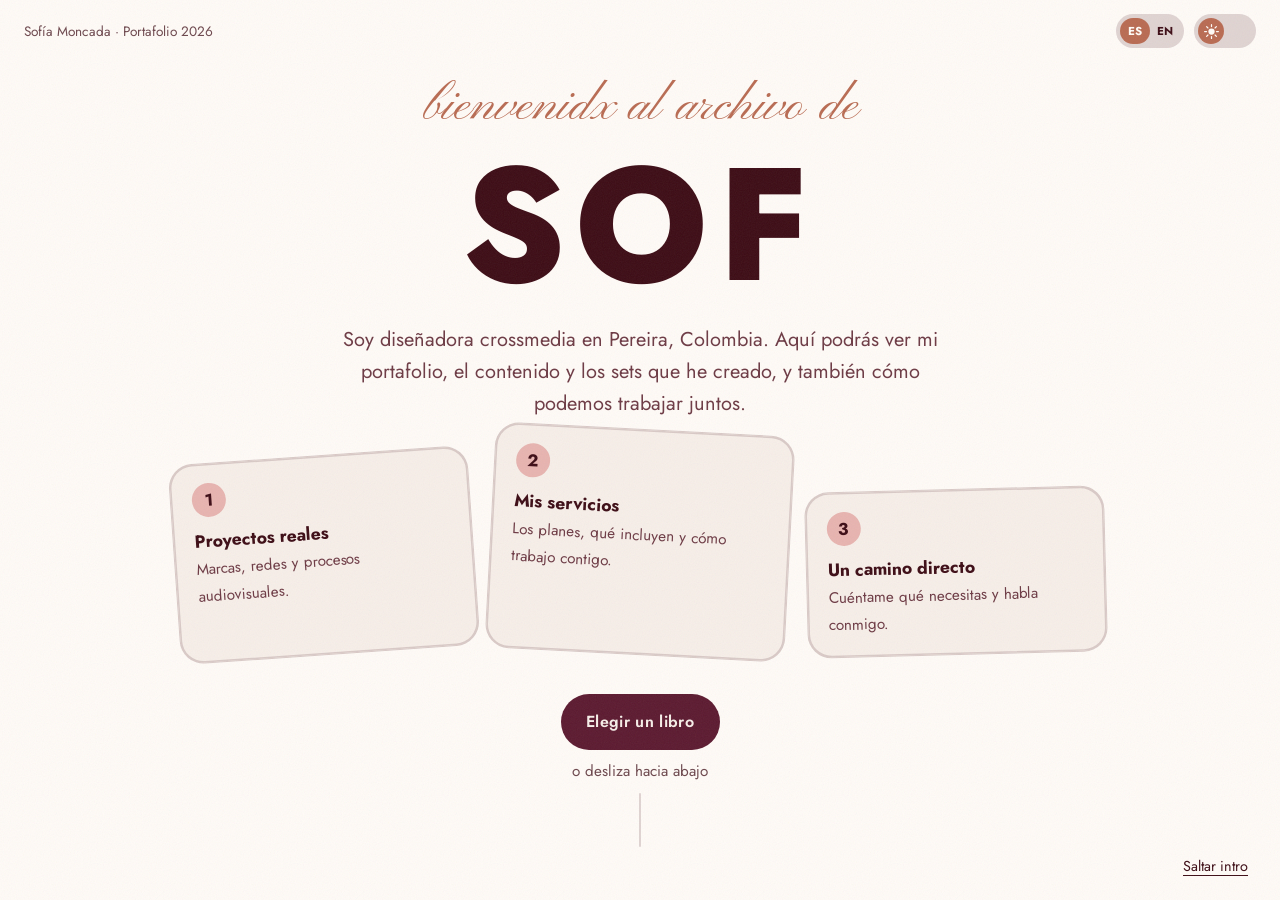
<file: index.html>
<!DOCTYPE html>
<html lang="es">
<head>
<meta charset="utf-8">
<meta name="viewport" content="width=device-width, initial-scale=1, viewport-fit=cover">
<title>Trazo · Sofía Moncada</title>
<meta name="description" content="Sofía Moncada, diseñadora crossmedia en Pereira, Colombia. Identidad de marca, contenido para redes y dirección de arte.">
<link rel="preconnect" href="https://fonts.googleapis.com">
<link rel="preconnect" href="https://fonts.gstatic.com" crossorigin>
<link href="https://fonts.googleapis.com/css2?family=Jost:wght@300;400;500;600;700;800;900&family=Pinyon+Script&display=swap" rel="stylesheet">
<link rel="stylesheet" href="css/base.css?v=20261124b">
<link rel="stylesheet" href="css/barra-menu.css?v=20261124b">
<link rel="stylesheet" href="css/pie.css?v=20261124b">
<link rel="stylesheet" href="css/entrada.css?v=20261124a">
<script>(function(){try{if(sessionStorage.getItem('sof-intro')==='1'&&location.search.indexOf('entrada')<0)location.replace('inicio.html')}catch(e){}})();</script>
<script>
(function(){var r=document.documentElement;try{var t=localStorage.getItem('sof-theme');if(t==='dark'||t==='light')r.dataset.theme=t;if(localStorage.getItem('sof-lang')==='en'){r.lang='en';r.classList.add('i18n');setTimeout(function(){r.classList.remove('i18n')},2500)}if(sessionStorage.getItem('sof-wipe')){r.classList.add('llegando');sessionStorage.removeItem('sof-wipe')}}catch(e){}})();
</script>
</head>
<body data-pagina="entrada">
<a class="skip" href="#" id="skip">Saltar al contenido</a>

<div class="intro ready" id="intro">
  <div class="top-meta"><span class="m">Sofía Moncada · Portafolio 2026</span><div class="ctrls"><button class="lang" type="button" translate="no"><span>ES</span><span>EN</span></button>
  <button class="theme" role="switch" aria-checked="false" aria-label="Modo oscuro"><span class="knob" aria-hidden="true"><svg class="sun" viewBox="0 0 24 24"><circle cx="12" cy="12" r="5"/><g stroke="currentColor" stroke-width="2" stroke-linecap="round"><path d="M12 1v3M12 20v3M1 12h3M20 12h3M4.2 4.2l2.1 2.1M17.7 17.7l2.1 2.1M4.2 19.8l2.1-2.1M17.7 6.3l2.1-2.1"/></g></svg><svg class="moon" viewBox="0 0 24 24"><path d="M20 14.5A8 8 0 0 1 9.5 4a8 8 0 1 0 10.5 10.5z"/></svg></span></button></div></div>
  <div class="choose">
    <section class="premise">
      <p class="script k">bienvenidx al archivo de</p>
      <h1>Sof</h1>
      <p class="pp">Soy diseñadora crossmedia en Pereira, Colombia. Aquí podrás ver mi portafolio, el contenido y los sets que he creado, y también cómo podemos trabajar juntos.</p>
      <ul class="expect">
        <li style="--r:-4deg;--y:0px"><i>1</i><b>Proyectos reales</b><span>Marcas, redes y procesos audiovisuales.</span></li>
        <li style="--r:3deg;--y:-26px"><i>2</i><b>Mis servicios</b><span>Los planes, qué incluyen y cómo trabajo contigo.</span></li>
        <li style="--r:-1.5deg;--y:34px"><i>3</i><b>Un camino directo</b><span>Cuéntame qué necesitas y habla conmigo.</span></li>
      </ul>
      <div class="down">
        <button class="btn b-vino" id="toBooks">Elegir un libro</button>
        <span class="muted">o desliza hacia abajo</span>
        <span class="cue" aria-hidden="true"></span>
      </div>
    </section>
    <section class="pick" id="pick">
      <h2>¿Qué <span class="script">buscas?</span></h2>
      <p class="sub">Selecciona un libro para ir directo a lo que necesitas.</p>
      <nav class="shelf" aria-label="Elige un camino">
        <a class="book bk1" style="--d:0" href="sobre-mi.html" data-pick><span class="ico">01</span>Sobre mí<small>quién soy</small></a>
        <a class="book bk2" style="--d:1" href="proyectos.html" data-pick><span class="ico">02</span><span class="script">Proyectos</span><small>archivo</small></a>
        <a class="book bk3" style="--d:2" href="planes.html" data-pick><span class="ico">03</span>Trabajemos<small>planes</small></a>
        <a class="book bk4" style="--d:3" href="inicio.html" data-pick><span class="ico">✶</span>Ver todo<small>2026</small></a>
      </nav>
      <a class="just" href="inicio.html" data-pick><span class="script">sin afán</span> Soy curiosx, solo quiero observar</a>
    </section>
  </div>
  <button class="skipi" id="skipi">Saltar intro</button>
</div>
<main id="main" tabindex="-1"></main>

<div class="toast" id="toast" role="status" aria-live="polite"></div>
<script src="js/en.js?v=20261124i"></script>
<script src="js/idioma.js?v=20261124b"></script>
<script src="js/main.js?v=20261124b"></script>
<script src="js/entrada.js?v=20261113d"></script>
</body>
</html>
</file>
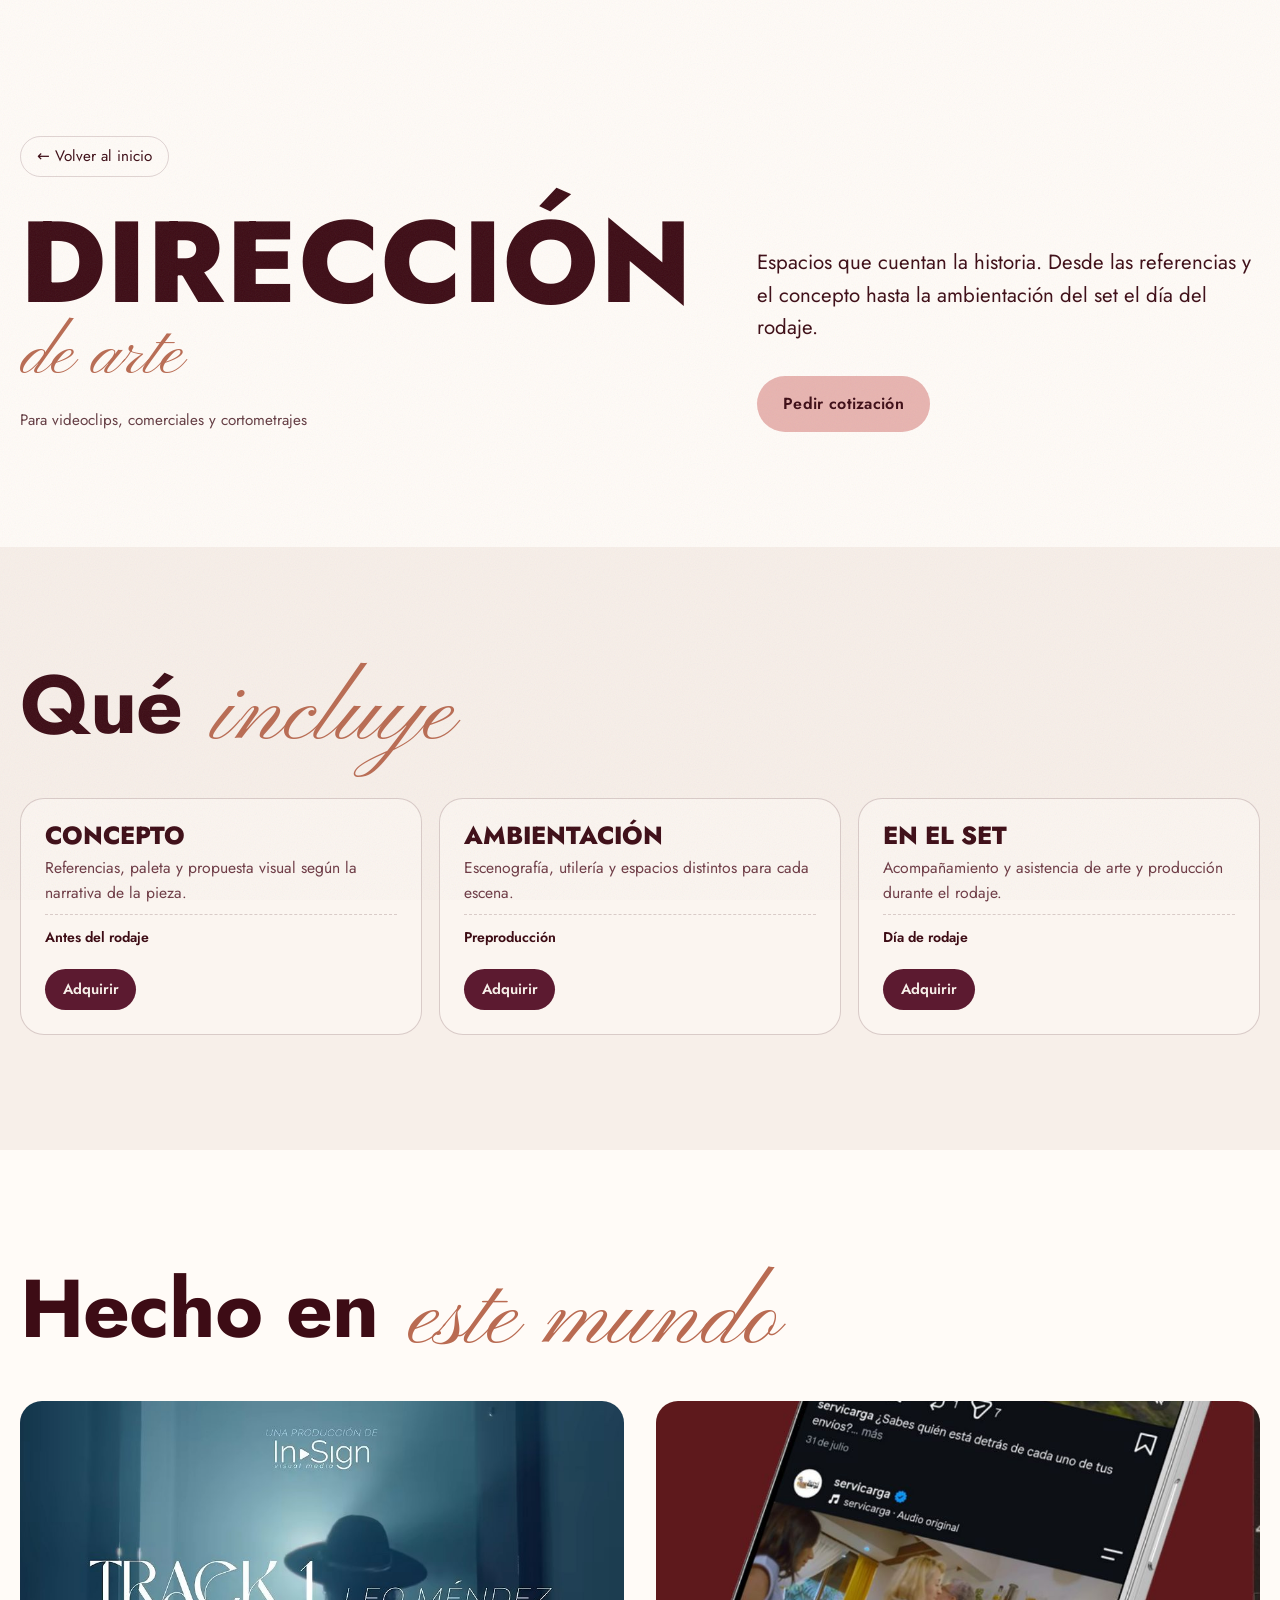
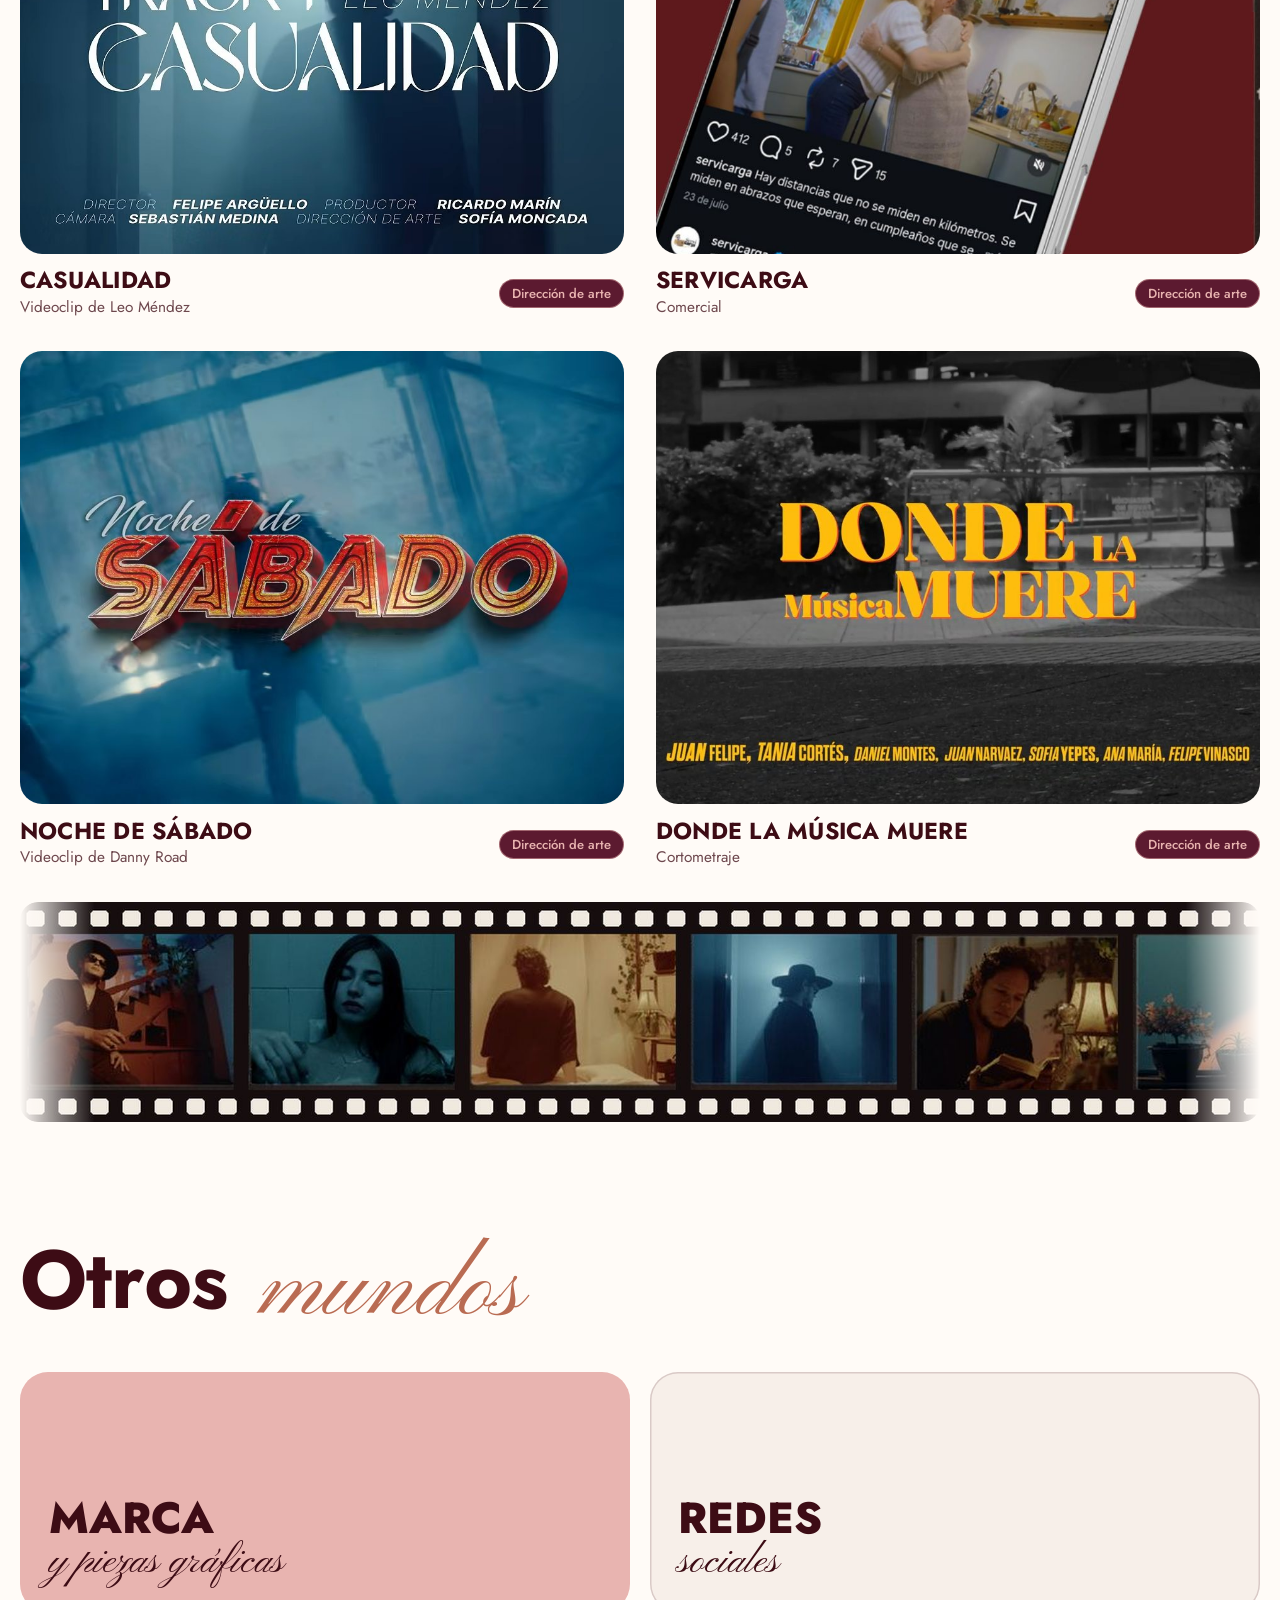
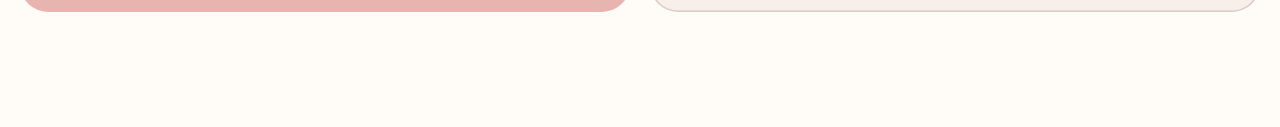
<file: direccion-arte.html>
<!DOCTYPE html>
<html lang="es">
<head>
<meta charset="utf-8">
<meta name="viewport" content="width=device-width, initial-scale=1, viewport-fit=cover">
<title>Dirección de arte · Sofía Moncada</title>
<meta name="description" content="Sofía Moncada, diseñadora crossmedia en Pereira, Colombia. Identidad de marca, contenido para redes y dirección de arte.">
<link rel="preconnect" href="https://fonts.googleapis.com">
<link rel="preconnect" href="https://fonts.gstatic.com" crossorigin>
<link href="https://fonts.googleapis.com/css2?family=Jost:wght@300;400;500;600;700;800;900&family=Pinyon+Script&display=swap" rel="stylesheet">
<link rel="stylesheet" href="css/base.css?v=20261124b">
<link rel="stylesheet" href="css/barra-menu.css?v=20261124b">
<link rel="stylesheet" href="css/pie.css?v=20261124b">
<link rel="stylesheet" href="css/mundos.css?v=20261123u">
<script>
(function(){var r=document.documentElement;try{var t=localStorage.getItem('sof-theme');if(t==='dark'||t==='light')r.dataset.theme=t;if(localStorage.getItem('sof-lang')==='en'){r.lang='en';r.classList.add('i18n');setTimeout(function(){r.classList.remove('i18n')},2500)}if(sessionStorage.getItem('sof-wipe')){r.classList.add('llegando');sessionStorage.removeItem('sof-wipe')}}catch(e){}})();
</script>
</head>
<body data-pagina="direccion-arte" data-world="direccion-arte">
<a class="skip" href="#" id="skip">Saltar al contenido</a>

<header class="nav" id="nav">
  <a class="logo" href="inicio.html" data-go aria-label="Trazo, inicio"><span class="script">Trazo</span></a>
  <nav class="links" aria-label="Principal">
    <a href="inicio.html" data-go>Inicio</a>
    <a href="sobre-mi.html" data-go>Sobre mí</a>
    <a href="proyectos.html" data-go>Proyectos</a>
  </nav>
  <a class="btn b-vino cta" href="planes.html" data-go>¡Trabajemos!</a>
  <button class="whatido" aria-controls="mega">Lo que hago</button>
  <button class="lang" type="button" translate="no"><span>ES</span><span>EN</span></button>
  <button class="theme" role="switch" aria-checked="false" aria-label="Modo oscuro" title="Cambiar a modo claro u oscuro"><span class="knob" aria-hidden="true"><svg class="sun" viewBox="0 0 24 24"><circle cx="12" cy="12" r="5"/><g stroke="currentColor" stroke-width="2" stroke-linecap="round"><path d="M12 1v3M12 20v3M1 12h3M20 12h3M4.2 4.2l2.1 2.1M17.7 17.7l2.1 2.1M4.2 19.8l2.1-2.1M17.7 6.3l2.1-2.1"/></g></svg><svg class="moon" viewBox="0 0 24 24"><path d="M20 14.5A8 8 0 0 1 9.5 4a8 8 0 1 0 10.5 10.5z"/></svg></span></button>
  <button class="menu-btn" aria-expanded="false" aria-controls="mega"><i></i>Menú</button>
</header>

<div class="mega" id="mega">
  <div class="wrap">
    <div class="mega-head"><div class="lbl"><span>Lo que hago</span></div><p class="script">elige tu plan y escríbeme</p></div>
    <div class="mega-grid">
      <div class="world w1">
        <a class="wh" href="marca.html" data-go><span class="wn">Para marcas nuevas y emprendimientos</span><h3>Marca <span class="script">y piezas</span></h3></a>
        <ul>
          <li><a href="marca.html" data-go>Identidad simple<small>Logo, paleta y tipografías · 3 entregables</small></a><button class="buy" data-buy="Identidad simple" data-w="Marca">Adquirir</button></li>
          <li><a href="marca.html" data-go>Manual de marca<small>Reglas de uso de tu marca · 8 entregables</small></a><button class="buy" data-buy="Manual de marca" data-w="Marca">Adquirir</button></li>
          <li><a href="marca.html" data-go>Identidad completa<small>Todo lo anterior + papelería y lanzamiento</small></a><button class="buy" data-buy="Identidad completa" data-w="Marca">Adquirir</button></li>
        </ul>
        <div class="seen"><small>Míralo en</small><div class="mini"><a href="proyecto.html?p=provet-marca" data-go>Provet</a><a href="proyecto.html?p=boticaria" data-go>Boticaria</a><a href="proyecto.html?p=tradicion-canasta" data-go>Tradición en canasta</a><a href="proyecto.html?p=museos" data-go>Museos y galerías</a><a href="proyecto.html?p=grotesco" data-go>Lo grotesco</a></div></div>
        <a class="go-plan" href="marca.html" data-go>Ver el mundo de marca</a>
      </div>
      <div class="world w2">
        <a class="wh" href="redes.html" data-go><span class="wn">Para negocios, servicios y creadores</span><h3>Redes <span class="script">sociales</span></h3></a>
        <ul>
          <li><a href="redes.html" data-go>Posts e historias<small>Piezas que enseñan, conectan y venden</small></a><button class="buy" data-buy="Posts e historias" data-w="Redes">Adquirir</button></li>
          <li><a href="redes.html" data-go>Reels y video<small>Edición con ritmo y con tu estética</small></a><button class="buy" data-buy="Reels y video" data-w="Redes">Adquirir</button></li>
          <li><a href="redes.html" data-go>Fotografía<small>Producto y retrato, con edición de color</small></a><button class="buy" data-buy="Fotografía" data-w="Redes">Adquirir</button></li>
        </ul>
        <div class="seen"><small>Míralo en</small><div class="mini"><a href="https://www.instagram.com/provet_co/" target="_blank" rel="noopener">Provet · redes</a></div></div>
        <a class="go-plan" href="redes.html" data-go>Ver el mundo de redes</a>
      </div>
      <div class="world w3">
        <a class="wh" href="direccion-arte.html" data-go><span class="wn">Para videoclips, comerciales y cortos</span><h3>Dirección <span class="script">de arte</span></h3></a>
        <ul>
          <li><a href="direccion-arte.html" data-go>Concepto visual<small>Referencias, paleta y propuesta para tu pieza</small></a><button class="buy" data-buy="Concepto visual" data-w="Dirección de arte">Adquirir</button></li>
          <li><a href="direccion-arte.html" data-go>Ambientación<small>Escenografía y utilería para cada escena</small></a><button class="buy" data-buy="Ambientación" data-w="Dirección de arte">Adquirir</button></li>
          <li><a href="direccion-arte.html" data-go>Arte en el set<small>Asistencia de arte y producción en rodaje</small></a><button class="buy" data-buy="Arte en el set" data-w="Dirección de arte">Adquirir</button></li>
        </ul>
        <div class="seen"><small>Míralo en</small><div class="mini"><a href="https://youtu.be/zzhdbEWIKj8" target="_blank" rel="noopener">Casualidad</a><a href="https://www.instagram.com/reel/DbKAtlABSrf/" target="_blank" rel="noopener">Servicarga</a><a href="https://youtu.be/2KBNRGW3v3w" target="_blank" rel="noopener">Noche de Sábado</a><a href="https://youtu.be/dAaUGrENSRQ" target="_blank" rel="noopener">Donde la música muere</a></div></div>
        <a class="go-plan" href="direccion-arte.html" data-go>Ver el mundo de arte</a>
      </div>
    </div>
    <div class="mega-more">
      <nav aria-label="Más"><a href="inicio.html" data-go>Inicio</a><a href="sobre-mi.html" data-go>Sobre mí</a><a href="proyectos.html" data-go>Proyectos</a><a href="planes.html" data-go>¡Trabajemos!</a><button data-scroll="contacto">Contacto</button></nav>
      <div class="mega-help">
        <p class="script">¿no sabes por dónde empezar?</p>
        <p>Agenda una asesoría de 2 horas y decidimos juntos el siguiente paso de tu marca.</p>
        <div class="row-btns" style="margin-top:1rem"><a class="btn b-vino" href="planes.html#asesoria" data-go>Ver asesoría</a><a class="btn b-line" href="https://wa.me/573225374248" target="_blank" rel="noopener">WhatsApp</a></div>
        <span class="clock" data-clock style="display:block;margin-top:1rem">Pereira</span>
      </div>
    </div>
  </div>
</div>

<main id="main" tabindex="-1">
  <div class="wp" data-world="direccion-arte"></div>
</main>

<footer class="contact" id="contacto" data-anchor="contacto">
  <div class="wrap">
    <h2 class="st">Trabajemos <span class="script">Juntos</span></h2>
    <div class="cgrid">
      <div><h4>Escríbeme</h4><button id="copy">somonjara2005@gmail.com</button><a href="https://wa.me/573225374248" target="_blank" rel="noopener">WhatsApp · 322 537 4248</a></div>
      <div><h4>Redes</h4><a href="https://instagram.com/_nthlky_" target="_blank" rel="noopener">Instagram · @_nthlky_</a><a href="https://www.behance.net/gallery/258978207/Portafolio-Diseno-Crossmedia-Sof" target="_blank" rel="noopener">Behance · Portafolio crossmedia</a></div>
      <div><h4>Estudio</h4><p>Pereira, Colombia</p></div>
      <div><h4>App</h4><a href="apk/Trazo_app.apk" download>Descargar para Android</a><p>APK · 56 MB</p></div>
    </div>
    <div class="cbase"><span>© 2026 Sofía Moncada Jaramillo · Trazo. Todos los derechos reservados.</span><span class="clema">Arte desde el alma y corazón</span><p class="cder">Los diseños, ilustraciones, fotografías y textos de este portafolio están protegidos por derechos de autor. No está permitido copiarlos, reproducirlos ni usarlos sin autorización. Las marcas y logotipos de clientes pertenecen a sus respectivos dueños y se muestran como parte del trabajo realizado.</p></div>
  </div>
</footer>

<div class="wipe" aria-hidden="true"><span></span><span></span><span></span><span></span></div>
<div class="toast" id="toast" role="status" aria-live="polite"></div>

<script src="js/en.js?v=20261124i"></script>
<script src="js/idioma.js?v=20261124b"></script>
<script src="js/main.js?v=20261124b"></script>
<script src="js/datos.js?v=20261124e"></script>
<script src="js/mundos.js?v=20261123u"></script>
</body>
</html>
</file>
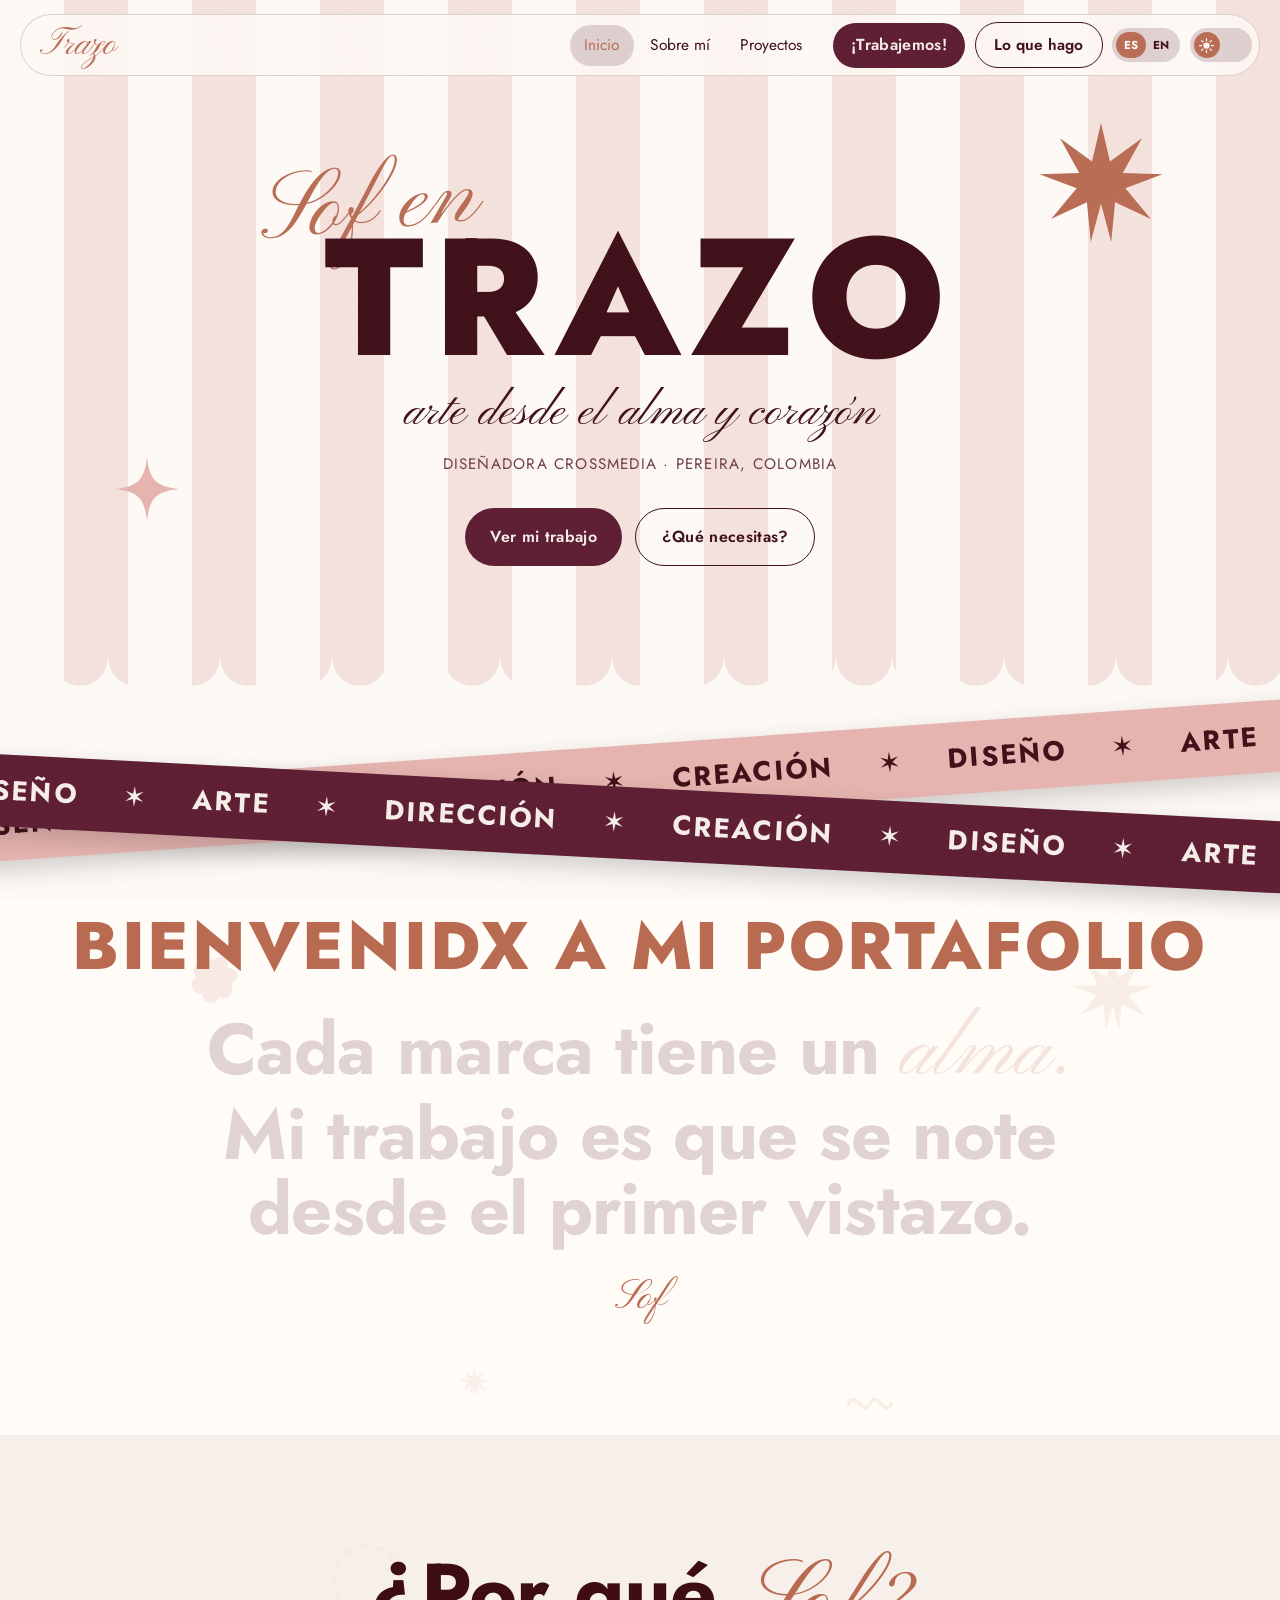
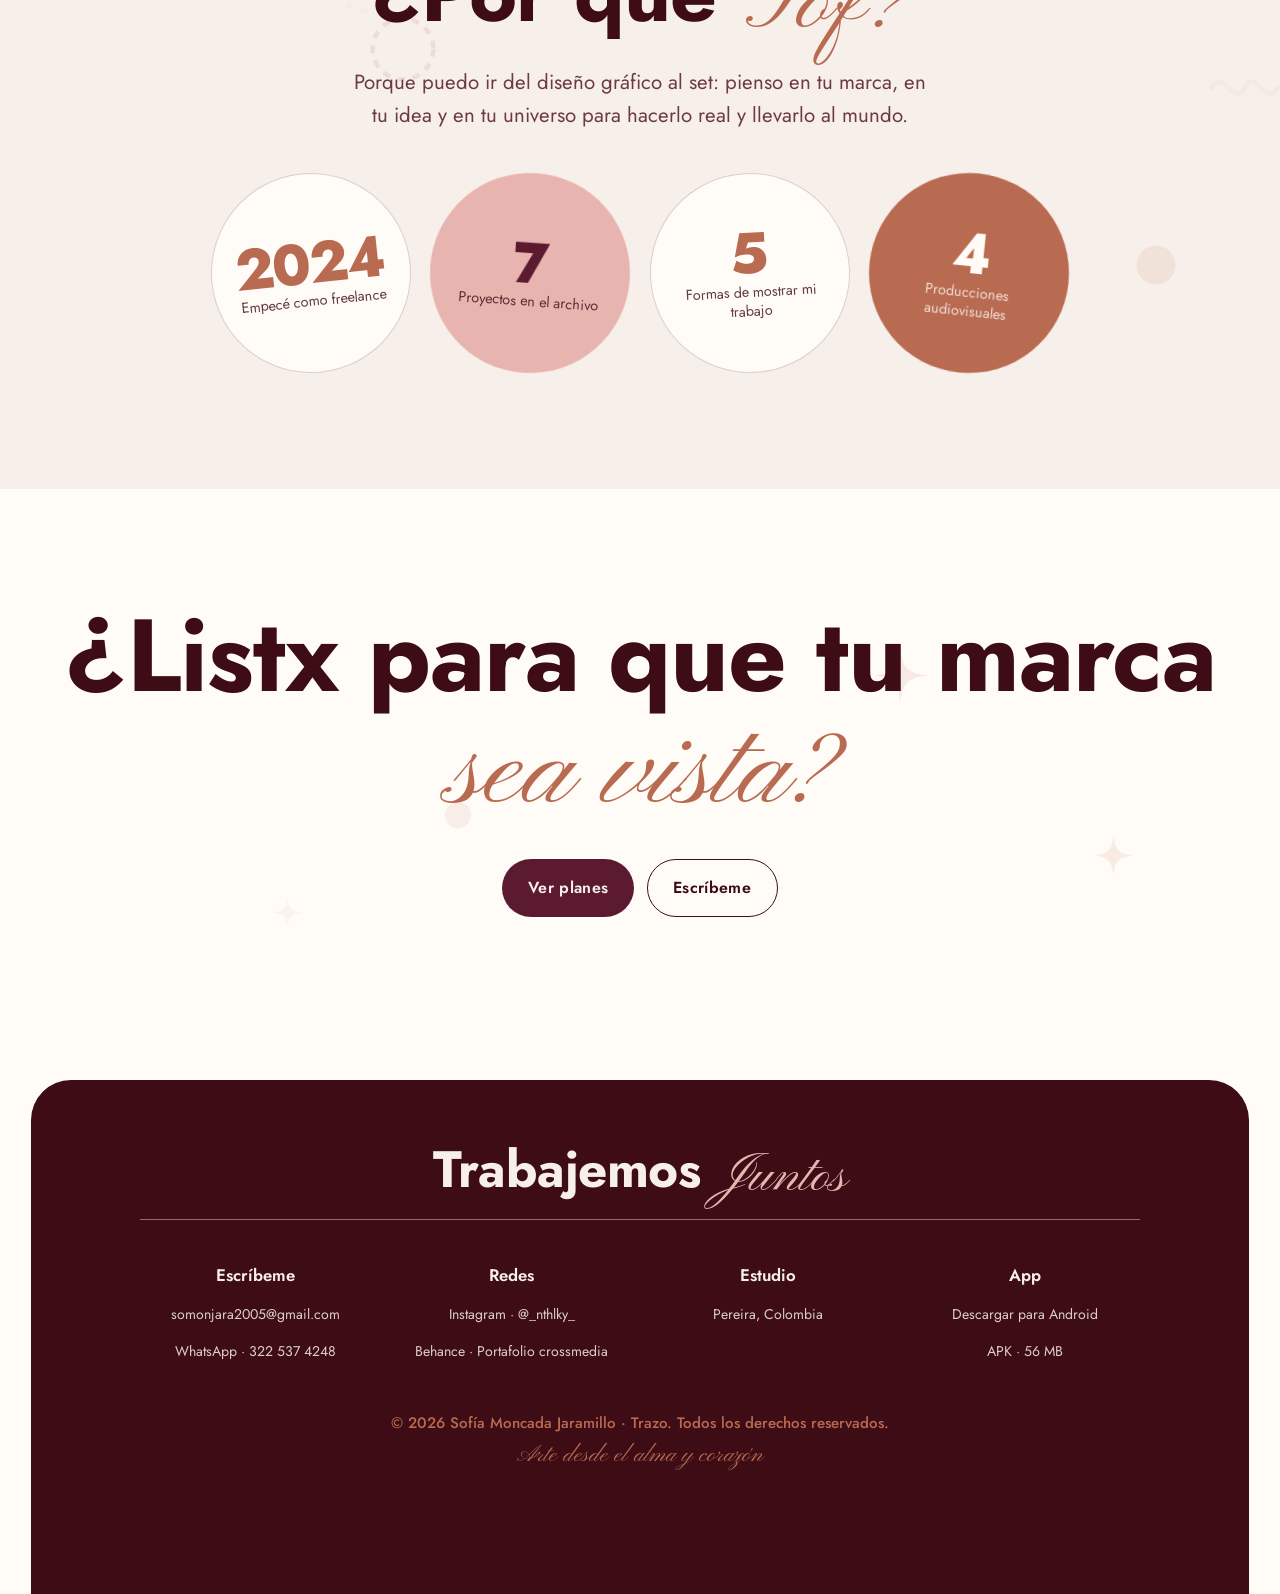
<file: inicio.html>
<!DOCTYPE html>
<html lang="es">
<head>
<meta charset="utf-8">
<meta name="viewport" content="width=device-width, initial-scale=1, viewport-fit=cover">
<title>Sofía Moncada · Diseño con alma de marca</title>
<meta name="description" content="Sofía Moncada, diseñadora crossmedia en Pereira, Colombia. Identidad de marca, contenido para redes y dirección de arte.">
<link rel="preconnect" href="https://fonts.googleapis.com">
<link rel="preconnect" href="https://fonts.gstatic.com" crossorigin>
<link href="https://fonts.googleapis.com/css2?family=Jost:wght@300;400;500;600;700;800;900&family=Pinyon+Script&display=swap" rel="stylesheet">
<!-- Estilos: generales (todas las páginas) + los propios de esta página -->
<link rel="stylesheet" href="css/base.css?v=20261124b">
<link rel="stylesheet" href="css/barra-menu.css?v=20261124b">
<link rel="stylesheet" href="css/pie.css?v=20261124b">
<link rel="stylesheet" href="css/inicio.css?v=20261124a">
<!-- Antes de pintar: tema guardado y franjas de llegada desde otra página -->
<script>
(function(){var r=document.documentElement;try{var t=localStorage.getItem('sof-theme');if(t==='dark'||t==='light')r.dataset.theme=t;if(localStorage.getItem('sof-lang')==='en'){r.lang='en';r.classList.add('i18n');setTimeout(function(){r.classList.remove('i18n')},2500)}if(sessionStorage.getItem('sof-wipe')){r.classList.add('llegando');sessionStorage.removeItem('sof-wipe')}}catch(e){}})();
</script>
</head>
<body data-pagina="inicio">
<a class="skip" href="#" id="skip">Saltar al contenido</a>

<!-- ============ BARRA PRINCIPAL ============ -->
<header class="nav" id="nav">
  <a class="logo" href="inicio.html" data-go aria-label="Trazo, inicio"><span class="script">Trazo</span></a>
  <nav class="links" aria-label="Principal">
    <a href="inicio.html" data-go aria-current="page">Inicio</a>
    <a href="sobre-mi.html" data-go>Sobre mí</a>
    <a href="proyectos.html" data-go>Proyectos</a>
  </nav>
  <a class="btn b-vino cta" href="planes.html" data-go>¡Trabajemos!</a>
  <button class="whatido" aria-controls="mega">Lo que hago</button>
  <button class="lang" type="button" translate="no"><span>ES</span><span>EN</span></button>
  <button class="theme" role="switch" aria-checked="false" aria-label="Modo oscuro" title="Cambiar a modo claro u oscuro"><span class="knob" aria-hidden="true"><svg class="sun" viewBox="0 0 24 24"><circle cx="12" cy="12" r="5"/><g stroke="currentColor" stroke-width="2" stroke-linecap="round"><path d="M12 1v3M12 20v3M1 12h3M20 12h3M4.2 4.2l2.1 2.1M17.7 17.7l2.1 2.1M4.2 19.8l2.1-2.1M17.7 6.3l2.1-2.1"/></g></svg><svg class="moon" viewBox="0 0 24 24"><path d="M20 14.5A8 8 0 0 1 9.5 4a8 8 0 1 0 10.5 10.5z"/></svg></span></button>
  <button class="menu-btn" aria-expanded="false" aria-controls="mega"><i></i>Menú</button>
</header>

<!-- ============ MENÚ GRANDE: LO QUE HAGO ============ -->
<div class="mega" id="mega">
  <div class="wrap">
    <div class="mega-head"><div class="lbl"><span>Lo que hago</span></div><p class="script">elige tu plan y escríbeme</p></div>
    <div class="mega-grid">
      <div class="world w1">
        <a class="wh" href="marca.html" data-go><span class="wn">Para marcas nuevas y emprendimientos</span><h3>Marca <span class="script">y piezas</span></h3></a>
        <ul>
          <li><a href="marca.html" data-go>Identidad simple<small>Logo, paleta y tipografías · 3 entregables</small></a><button class="buy" data-buy="Identidad simple" data-w="Marca">Adquirir</button></li>
          <li><a href="marca.html" data-go>Manual de marca<small>Reglas de uso de tu marca · 8 entregables</small></a><button class="buy" data-buy="Manual de marca" data-w="Marca">Adquirir</button></li>
          <li><a href="marca.html" data-go>Identidad completa<small>Todo lo anterior + papelería y lanzamiento</small></a><button class="buy" data-buy="Identidad completa" data-w="Marca">Adquirir</button></li>
        </ul>
        <div class="seen"><small>Míralo en</small><div class="mini"><a href="proyecto.html?p=provet-marca" data-go>Provet</a><a href="proyecto.html?p=boticaria" data-go>Boticaria</a><a href="proyecto.html?p=tradicion-canasta" data-go>Tradición en canasta</a><a href="proyecto.html?p=museos" data-go>Museos y galerías</a><a href="proyecto.html?p=grotesco" data-go>Lo grotesco</a></div></div>
        <a class="go-plan" href="marca.html" data-go>Ver el mundo de marca</a>
      </div>
      <div class="world w2">
        <a class="wh" href="redes.html" data-go><span class="wn">Para negocios, servicios y creadores</span><h3>Redes <span class="script">sociales</span></h3></a>
        <ul>
          <li><a href="redes.html" data-go>Posts e historias<small>Piezas que enseñan, conectan y venden</small></a><button class="buy" data-buy="Posts e historias" data-w="Redes">Adquirir</button></li>
          <li><a href="redes.html" data-go>Reels y video<small>Edición con ritmo y con tu estética</small></a><button class="buy" data-buy="Reels y video" data-w="Redes">Adquirir</button></li>
          <li><a href="redes.html" data-go>Fotografía<small>Producto y retrato, con edición de color</small></a><button class="buy" data-buy="Fotografía" data-w="Redes">Adquirir</button></li>
        </ul>
        <div class="seen"><small>Míralo en</small><div class="mini"><a href="https://www.instagram.com/provet_co/" target="_blank" rel="noopener">Provet · redes</a></div></div>
        <a class="go-plan" href="redes.html" data-go>Ver el mundo de redes</a>
      </div>
      <div class="world w3">
        <a class="wh" href="direccion-arte.html" data-go><span class="wn">Para videoclips, comerciales y cortos</span><h3>Dirección <span class="script">de arte</span></h3></a>
        <ul>
          <li><a href="direccion-arte.html" data-go>Concepto visual<small>Referencias, paleta y propuesta para tu pieza</small></a><button class="buy" data-buy="Concepto visual" data-w="Dirección de arte">Adquirir</button></li>
          <li><a href="direccion-arte.html" data-go>Ambientación<small>Escenografía y utilería para cada escena</small></a><button class="buy" data-buy="Ambientación" data-w="Dirección de arte">Adquirir</button></li>
          <li><a href="direccion-arte.html" data-go>Arte en el set<small>Asistencia de arte y producción en rodaje</small></a><button class="buy" data-buy="Arte en el set" data-w="Dirección de arte">Adquirir</button></li>
        </ul>
        <div class="seen"><small>Míralo en</small><div class="mini"><a href="https://youtu.be/zzhdbEWIKj8" target="_blank" rel="noopener">Casualidad</a><a href="https://www.instagram.com/reel/DbKAtlABSrf/" target="_blank" rel="noopener">Servicarga</a><a href="https://youtu.be/2KBNRGW3v3w" target="_blank" rel="noopener">Noche de Sábado</a><a href="https://youtu.be/dAaUGrENSRQ" target="_blank" rel="noopener">Donde la música muere</a></div></div>
        <a class="go-plan" href="direccion-arte.html" data-go>Ver el mundo de arte</a>
      </div>
    </div>
    <div class="mega-more">
      <nav aria-label="Más"><a href="inicio.html" data-go>Inicio</a><a href="sobre-mi.html" data-go>Sobre mí</a><a href="proyectos.html" data-go>Proyectos</a><a href="planes.html" data-go>¡Trabajemos!</a><button data-scroll="contacto">Contacto</button></nav>
      <div class="mega-help">
        <p class="script">¿no sabes por dónde empezar?</p>
        <p>Agenda una asesoría de 2 horas y decidimos juntos el siguiente paso de tu marca.</p>
        <div class="row-btns" style="margin-top:1rem"><a class="btn b-vino" href="planes.html#asesoria" data-go>Ver asesoría</a><a class="btn b-line" href="https://wa.me/573225374248" target="_blank" rel="noopener">WhatsApp</a></div>
        <span class="clock" data-clock style="display:block;margin-top:1rem">Pereira</span>
      </div>
    </div>
  </div>
</div>

<main id="main" tabindex="-1">

  <!-- ============ 1. PORTADA "Sof en TRAZO" (rayas, estrellas, letras que suben) ============ -->
  <section class="hero">
    <svg class="star8" viewBox="0 0 100 100" aria-hidden="true"><path fill="currentColor" d="M50 0l7 30 25-18-15 27 31 1-29 11 20 24-28-13-3 31-8-30-8 30-3-31-28 13 20-24L2 40l31-1L18 12l25 18z"/></svg>
    <svg class="star8 s2" viewBox="0 0 100 100" aria-hidden="true"><path fill="currentColor" d="M50 0C54 36 64 46 100 50 64 54 54 64 50 100 46 64 36 54 0 50 36 46 46 36 50 0z"/></svg>
    <h1 aria-label="Sof en Trazo"><span class="script k" aria-hidden="true">Sof en</span><span class="big" aria-hidden="true" data-chars>Trazo</span></h1>
    <p class="script tagline">arte desde el alma y corazón</p>
    <p class="hero-meta">Diseñadora crossmedia · Pereira, Colombia</p>
    <div class="row-btns"><a class="btn b-vino" href="proyectos.html" data-go>Ver mi trabajo</a><button class="btn b-line" data-menu>¿Qué necesitas?</button></div>
  </section>

  <!-- ============ 2. CINTAS CRUZADAS + "¿Quieres conocerme?" ============ -->
  <div class="xr" aria-label="Diseño, arte, dirección y creación">
    <div class="xr-band a" aria-hidden="true"><div class="track"></div></div>
    <div class="xr-band b" aria-hidden="true"><div class="track"></div></div>
  </div>

  <!-- ============ 3. BIENVENIDX + MANIFIESTO (se ilumina palabra por palabra) ============ -->
  <section class="pad center welcome">
    <div class="wrap">
      <h2 class="wtitle">Bienvenidx a mi portafolio</h2>
      <p class="manif" id="manif">Cada marca tiene un <span class="script">alma.</span> Mi trabajo es que se note desde el primer vistazo.</p>
      <div class="sign"><span class="script">Sof</span></div>
    </div>
  </section>

  <!-- ============ 4. ¿POR QUÉ SOF? (stickers redondos) ============ -->
  <section class="pad center paper">
    <div class="wrap">
      <h2 class="st">¿Por qué <span class="script">Sof?</span></h2>
      <p class="lede" style="margin:1.2rem auto 0;color:var(--on-paper-soft)">Porque puedo ir del diseño gráfico al set: pienso en tu marca, en tu idea y en tu universo para hacerlo real y llevarlo al mundo.</p>
      <div class="facts4 round">
        <div class="rv" style="--r:-6deg"><b>2024</b><span>Empecé como freelance</span></div>
        <div class="rv" style="--r:4deg"><b>7</b><span>Proyectos en el archivo</span></div>
        <div class="rv" style="--r:-3deg"><b>5</b><span>Formas de mostrar mi trabajo</span></div>
        <div class="rv" style="--r:6deg"><b>4</b><span>Producciones audiovisuales</span></div>
      </div>
    </div>
  </section>

  <!-- ============ 5. ¿LISTX? ============ -->
  <section class="pad cta-plan">
    <div class="wrap">
      <h2 class="st">¿Listx para que tu marca <span class="script">sea vista?</span></h2>
      <div class="row-btns" style="justify-content:center"><a class="btn b-vino" href="planes.html" data-go>Ver planes</a><button class="btn b-line" data-scroll="contacto">Escríbeme</button></div>
    </div>
  </section>

</main>

<!-- ============ CONTACTO (en todas las páginas) ============ -->
<footer class="contact" id="contacto" data-anchor="contacto">
  <div class="wrap">
    <h2 class="st">Trabajemos <span class="script">Juntos</span></h2>
    <div class="cgrid">
      <div><h4>Escríbeme</h4><button id="copy">somonjara2005@gmail.com</button><a href="https://wa.me/573225374248" target="_blank" rel="noopener">WhatsApp · 322 537 4248</a></div>
      <div><h4>Redes</h4><a href="https://instagram.com/_nthlky_" target="_blank" rel="noopener">Instagram · @_nthlky_</a><a href="https://www.behance.net/gallery/258978207/Portafolio-Diseno-Crossmedia-Sof" target="_blank" rel="noopener">Behance · Portafolio crossmedia</a></div>
      <div><h4>Estudio</h4><p>Pereira, Colombia</p></div>
      <div><h4>App</h4><a href="apk/Trazo_app.apk" download>Descargar para Android</a><p>APK · 56 MB</p></div>
    </div>
    <div class="cbase"><span>© 2026 Sofía Moncada Jaramillo · Trazo. Todos los derechos reservados.</span><span class="clema">Arte desde el alma y corazón</span><p class="cder">Los diseños, ilustraciones, fotografías y textos de este portafolio están protegidos por derechos de autor. No está permitido copiarlos, reproducirlos ni usarlos sin autorización. Las marcas y logotipos de clientes pertenecen a sus respectivos dueños y se muestran como parte del trabajo realizado.</p></div>
  </div>
</footer>

<!-- Transición entre páginas: 4 franjas de color -->
<div class="wipe" aria-hidden="true"><span></span><span></span><span></span><span></span></div>
<div class="toast" id="toast" role="status" aria-live="polite"></div>

<script src="js/en.js?v=20261124i"></script>
<script src="js/idioma.js?v=20261124b"></script>
<script src="js/main.js?v=20261124b"></script>
<script src="js/inicio.js?v=20261124b"></script>
</body>
</html>
</file>
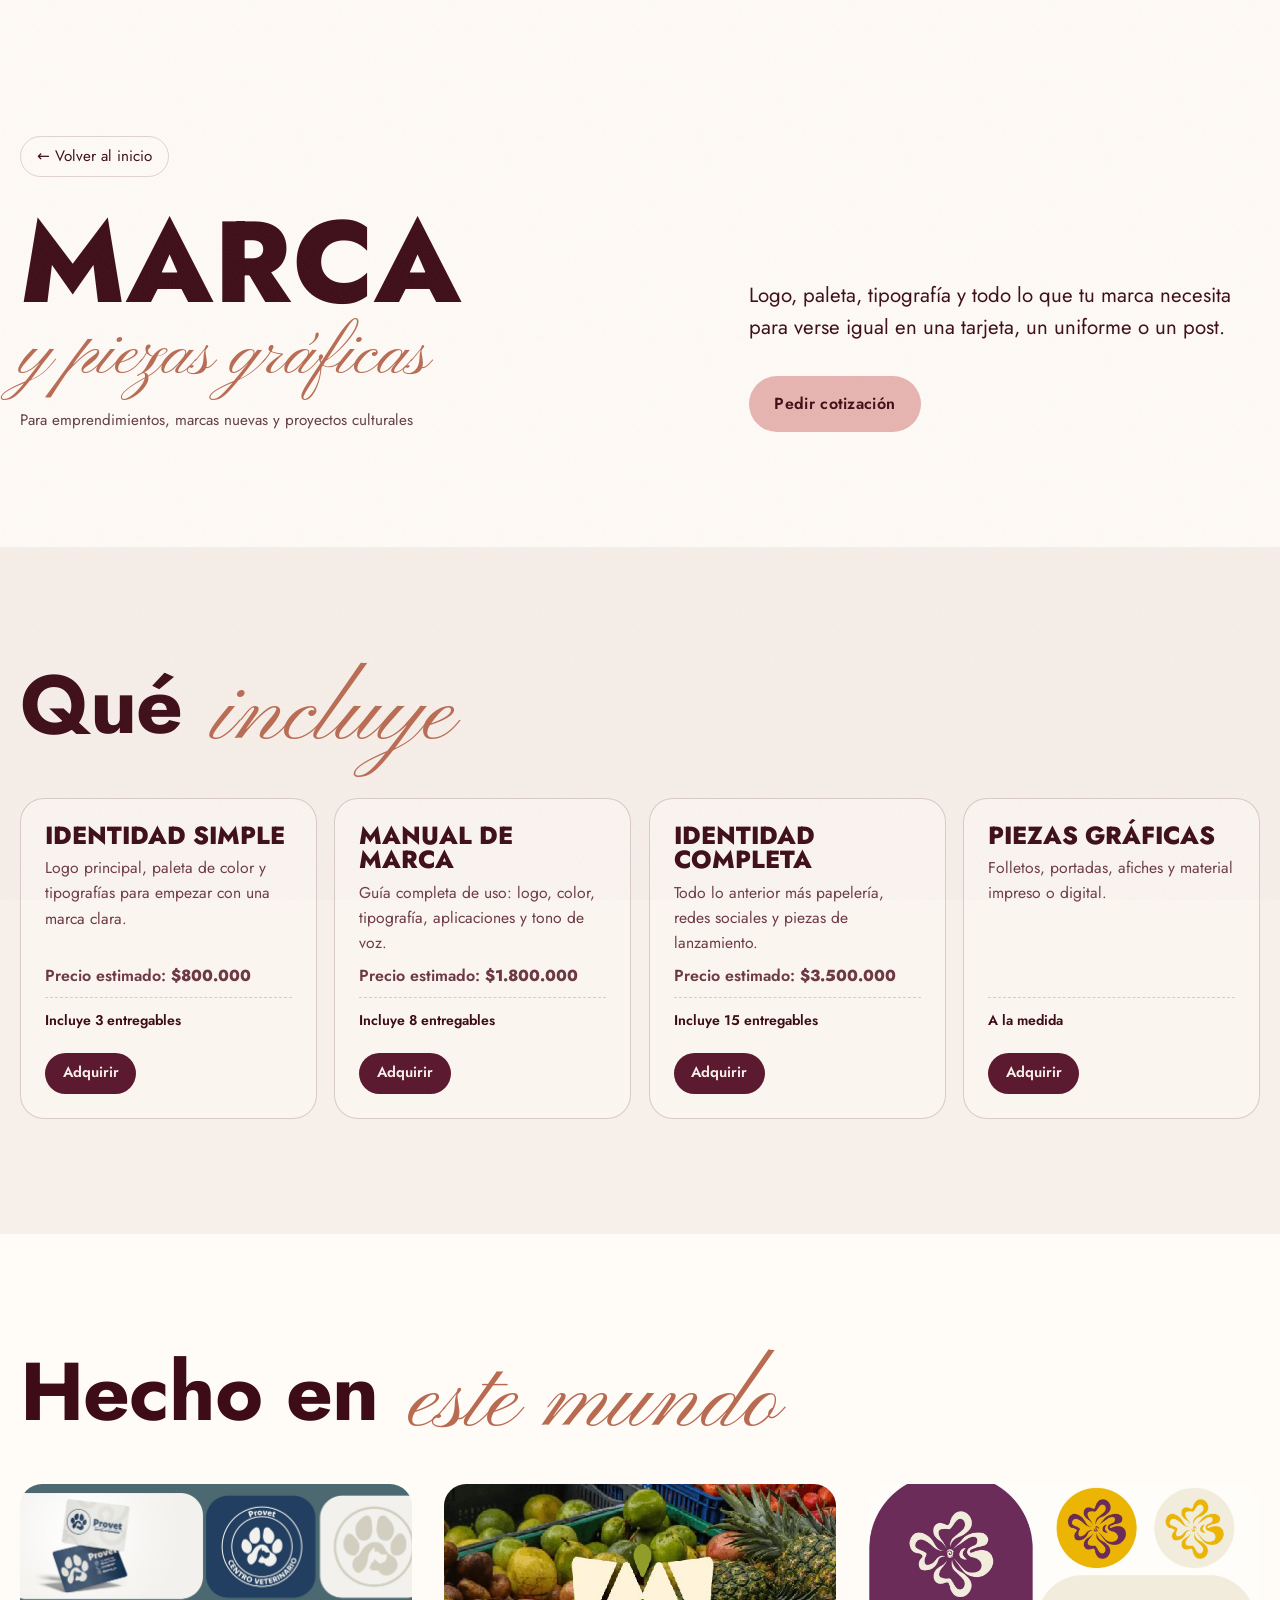
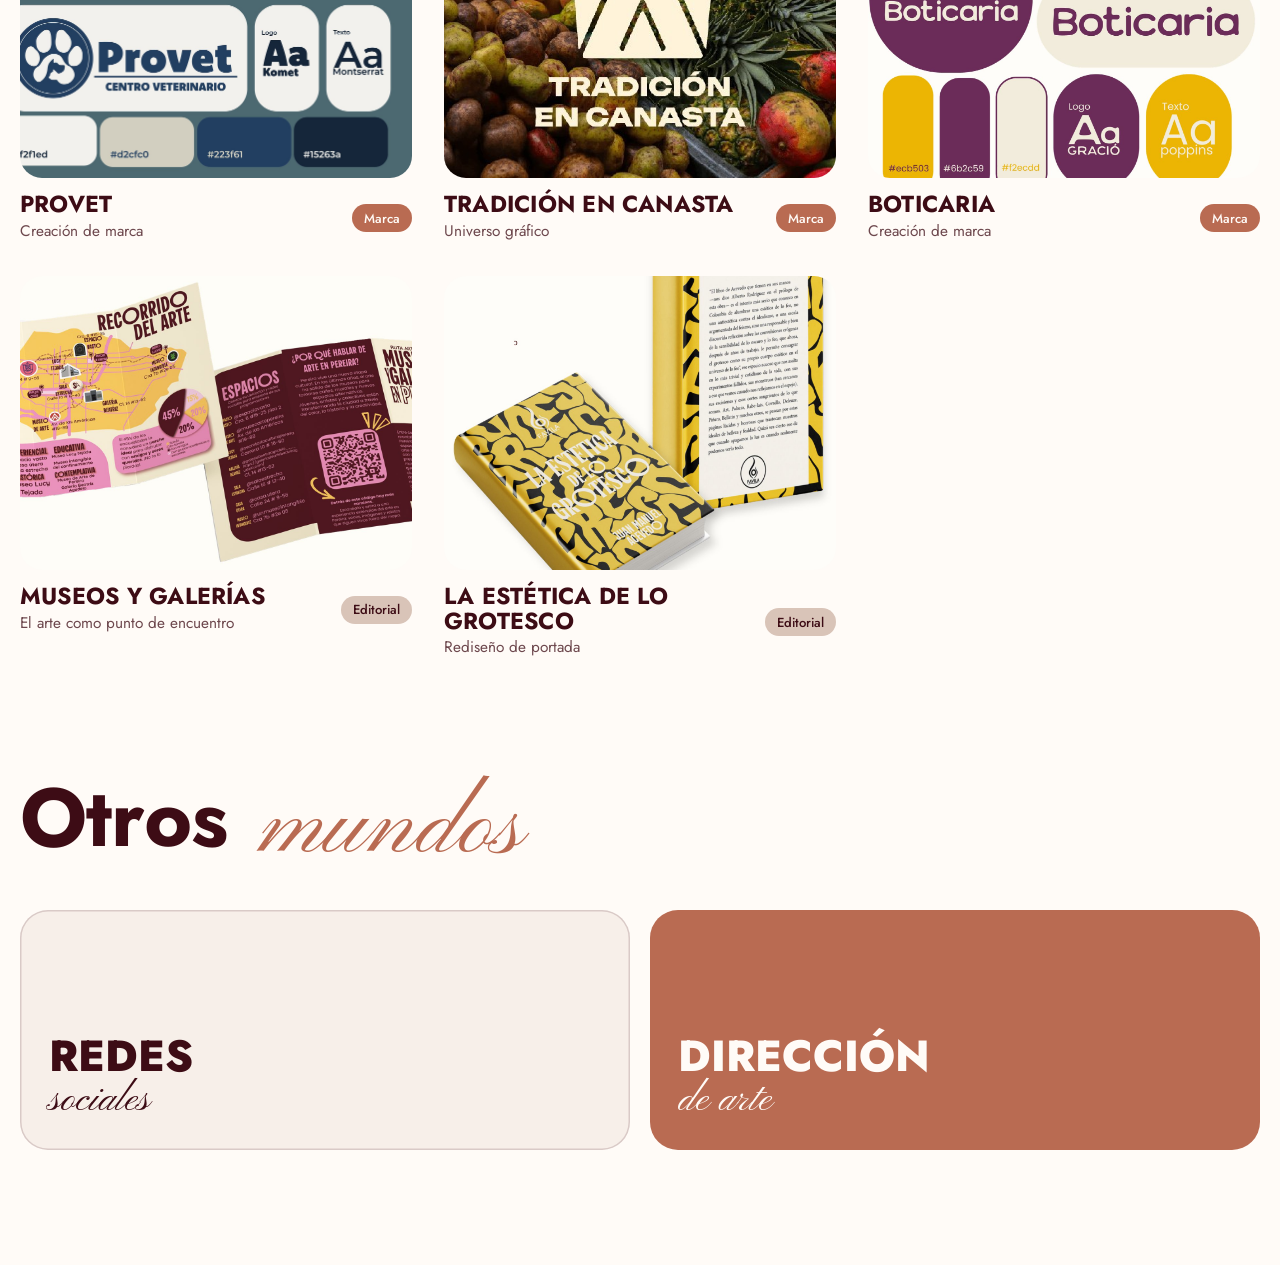
<file: marca.html>
<!DOCTYPE html>
<html lang="es">
<head>
<meta charset="utf-8">
<meta name="viewport" content="width=device-width, initial-scale=1, viewport-fit=cover">
<title>Marca · Sofía Moncada</title>
<meta name="description" content="Sofía Moncada, diseñadora crossmedia en Pereira, Colombia. Identidad de marca, contenido para redes y dirección de arte.">
<link rel="preconnect" href="https://fonts.googleapis.com">
<link rel="preconnect" href="https://fonts.gstatic.com" crossorigin>
<link href="https://fonts.googleapis.com/css2?family=Jost:wght@300;400;500;600;700;800;900&family=Pinyon+Script&display=swap" rel="stylesheet">
<link rel="stylesheet" href="css/base.css?v=20261124b">
<link rel="stylesheet" href="css/barra-menu.css?v=20261124b">
<link rel="stylesheet" href="css/pie.css?v=20261124b">
<link rel="stylesheet" href="css/mundos.css?v=20261123u">
<script>
(function(){var r=document.documentElement;try{var t=localStorage.getItem('sof-theme');if(t==='dark'||t==='light')r.dataset.theme=t;if(localStorage.getItem('sof-lang')==='en'){r.lang='en';r.classList.add('i18n');setTimeout(function(){r.classList.remove('i18n')},2500)}if(sessionStorage.getItem('sof-wipe')){r.classList.add('llegando');sessionStorage.removeItem('sof-wipe')}}catch(e){}})();
</script>
</head>
<body data-pagina="marca" data-world="marca">
<a class="skip" href="#" id="skip">Saltar al contenido</a>

<header class="nav" id="nav">
  <a class="logo" href="inicio.html" data-go aria-label="Trazo, inicio"><span class="script">Trazo</span></a>
  <nav class="links" aria-label="Principal">
    <a href="inicio.html" data-go>Inicio</a>
    <a href="sobre-mi.html" data-go>Sobre mí</a>
    <a href="proyectos.html" data-go>Proyectos</a>
  </nav>
  <a class="btn b-vino cta" href="planes.html" data-go>¡Trabajemos!</a>
  <button class="whatido" aria-controls="mega">Lo que hago</button>
  <button class="lang" type="button" translate="no"><span>ES</span><span>EN</span></button>
  <button class="theme" role="switch" aria-checked="false" aria-label="Modo oscuro" title="Cambiar a modo claro u oscuro"><span class="knob" aria-hidden="true"><svg class="sun" viewBox="0 0 24 24"><circle cx="12" cy="12" r="5"/><g stroke="currentColor" stroke-width="2" stroke-linecap="round"><path d="M12 1v3M12 20v3M1 12h3M20 12h3M4.2 4.2l2.1 2.1M17.7 17.7l2.1 2.1M4.2 19.8l2.1-2.1M17.7 6.3l2.1-2.1"/></g></svg><svg class="moon" viewBox="0 0 24 24"><path d="M20 14.5A8 8 0 0 1 9.5 4a8 8 0 1 0 10.5 10.5z"/></svg></span></button>
  <button class="menu-btn" aria-expanded="false" aria-controls="mega"><i></i>Menú</button>
</header>

<div class="mega" id="mega">
  <div class="wrap">
    <div class="mega-head"><div class="lbl"><span>Lo que hago</span></div><p class="script">elige tu plan y escríbeme</p></div>
    <div class="mega-grid">
      <div class="world w1">
        <a class="wh" href="marca.html" data-go><span class="wn">Para marcas nuevas y emprendimientos</span><h3>Marca <span class="script">y piezas</span></h3></a>
        <ul>
          <li><a href="marca.html" data-go>Identidad simple<small>Logo, paleta y tipografías · 3 entregables</small></a><button class="buy" data-buy="Identidad simple" data-w="Marca">Adquirir</button></li>
          <li><a href="marca.html" data-go>Manual de marca<small>Reglas de uso de tu marca · 8 entregables</small></a><button class="buy" data-buy="Manual de marca" data-w="Marca">Adquirir</button></li>
          <li><a href="marca.html" data-go>Identidad completa<small>Todo lo anterior + papelería y lanzamiento</small></a><button class="buy" data-buy="Identidad completa" data-w="Marca">Adquirir</button></li>
        </ul>
        <div class="seen"><small>Míralo en</small><div class="mini"><a href="proyecto.html?p=provet-marca" data-go>Provet</a><a href="proyecto.html?p=boticaria" data-go>Boticaria</a><a href="proyecto.html?p=tradicion-canasta" data-go>Tradición en canasta</a><a href="proyecto.html?p=museos" data-go>Museos y galerías</a><a href="proyecto.html?p=grotesco" data-go>Lo grotesco</a></div></div>
        <a class="go-plan" href="marca.html" data-go>Ver el mundo de marca</a>
      </div>
      <div class="world w2">
        <a class="wh" href="redes.html" data-go><span class="wn">Para negocios, servicios y creadores</span><h3>Redes <span class="script">sociales</span></h3></a>
        <ul>
          <li><a href="redes.html" data-go>Posts e historias<small>Piezas que enseñan, conectan y venden</small></a><button class="buy" data-buy="Posts e historias" data-w="Redes">Adquirir</button></li>
          <li><a href="redes.html" data-go>Reels y video<small>Edición con ritmo y con tu estética</small></a><button class="buy" data-buy="Reels y video" data-w="Redes">Adquirir</button></li>
          <li><a href="redes.html" data-go>Fotografía<small>Producto y retrato, con edición de color</small></a><button class="buy" data-buy="Fotografía" data-w="Redes">Adquirir</button></li>
        </ul>
        <div class="seen"><small>Míralo en</small><div class="mini"><a href="https://www.instagram.com/provet_co/" target="_blank" rel="noopener">Provet · redes</a></div></div>
        <a class="go-plan" href="redes.html" data-go>Ver el mundo de redes</a>
      </div>
      <div class="world w3">
        <a class="wh" href="direccion-arte.html" data-go><span class="wn">Para videoclips, comerciales y cortos</span><h3>Dirección <span class="script">de arte</span></h3></a>
        <ul>
          <li><a href="direccion-arte.html" data-go>Concepto visual<small>Referencias, paleta y propuesta para tu pieza</small></a><button class="buy" data-buy="Concepto visual" data-w="Dirección de arte">Adquirir</button></li>
          <li><a href="direccion-arte.html" data-go>Ambientación<small>Escenografía y utilería para cada escena</small></a><button class="buy" data-buy="Ambientación" data-w="Dirección de arte">Adquirir</button></li>
          <li><a href="direccion-arte.html" data-go>Arte en el set<small>Asistencia de arte y producción en rodaje</small></a><button class="buy" data-buy="Arte en el set" data-w="Dirección de arte">Adquirir</button></li>
        </ul>
        <div class="seen"><small>Míralo en</small><div class="mini"><a href="https://youtu.be/zzhdbEWIKj8" target="_blank" rel="noopener">Casualidad</a><a href="https://www.instagram.com/reel/DbKAtlABSrf/" target="_blank" rel="noopener">Servicarga</a><a href="https://youtu.be/2KBNRGW3v3w" target="_blank" rel="noopener">Noche de Sábado</a><a href="https://youtu.be/dAaUGrENSRQ" target="_blank" rel="noopener">Donde la música muere</a></div></div>
        <a class="go-plan" href="direccion-arte.html" data-go>Ver el mundo de arte</a>
      </div>
    </div>
    <div class="mega-more">
      <nav aria-label="Más"><a href="inicio.html" data-go>Inicio</a><a href="sobre-mi.html" data-go>Sobre mí</a><a href="proyectos.html" data-go>Proyectos</a><a href="planes.html" data-go>¡Trabajemos!</a><button data-scroll="contacto">Contacto</button></nav>
      <div class="mega-help">
        <p class="script">¿no sabes por dónde empezar?</p>
        <p>Agenda una asesoría de 2 horas y decidimos juntos el siguiente paso de tu marca.</p>
        <div class="row-btns" style="margin-top:1rem"><a class="btn b-vino" href="planes.html#asesoria" data-go>Ver asesoría</a><a class="btn b-line" href="https://wa.me/573225374248" target="_blank" rel="noopener">WhatsApp</a></div>
        <span class="clock" data-clock style="display:block;margin-top:1rem">Pereira</span>
      </div>
    </div>
  </div>
</div>

<main id="main" tabindex="-1">
  <div class="wp" data-world="marca"></div>
</main>

<footer class="contact" id="contacto" data-anchor="contacto">
  <div class="wrap">
    <h2 class="st">Trabajemos <span class="script">Juntos</span></h2>
    <div class="cgrid">
      <div><h4>Escríbeme</h4><button id="copy">somonjara2005@gmail.com</button><a href="https://wa.me/573225374248" target="_blank" rel="noopener">WhatsApp · 322 537 4248</a></div>
      <div><h4>Redes</h4><a href="https://instagram.com/_nthlky_" target="_blank" rel="noopener">Instagram · @_nthlky_</a><a href="https://www.behance.net/gallery/258978207/Portafolio-Diseno-Crossmedia-Sof" target="_blank" rel="noopener">Behance · Portafolio crossmedia</a></div>
      <div><h4>Estudio</h4><p>Pereira, Colombia</p></div>
      <div><h4>App</h4><a href="apk/Trazo_app.apk" download>Descargar para Android</a><p>APK · 56 MB</p></div>
    </div>
    <div class="cbase"><span>© 2026 Sofía Moncada Jaramillo · Trazo. Todos los derechos reservados.</span><span class="clema">Arte desde el alma y corazón</span><p class="cder">Los diseños, ilustraciones, fotografías y textos de este portafolio están protegidos por derechos de autor. No está permitido copiarlos, reproducirlos ni usarlos sin autorización. Las marcas y logotipos de clientes pertenecen a sus respectivos dueños y se muestran como parte del trabajo realizado.</p></div>
  </div>
</footer>

<div class="wipe" aria-hidden="true"><span></span><span></span><span></span><span></span></div>
<div class="toast" id="toast" role="status" aria-live="polite"></div>

<script src="js/en.js?v=20261124i"></script>
<script src="js/idioma.js?v=20261124b"></script>
<script src="js/main.js?v=20261124b"></script>
<script src="js/datos.js?v=20261124e"></script>
<script src="js/mundos.js?v=20261123u"></script>
</body>
</html>
</file>
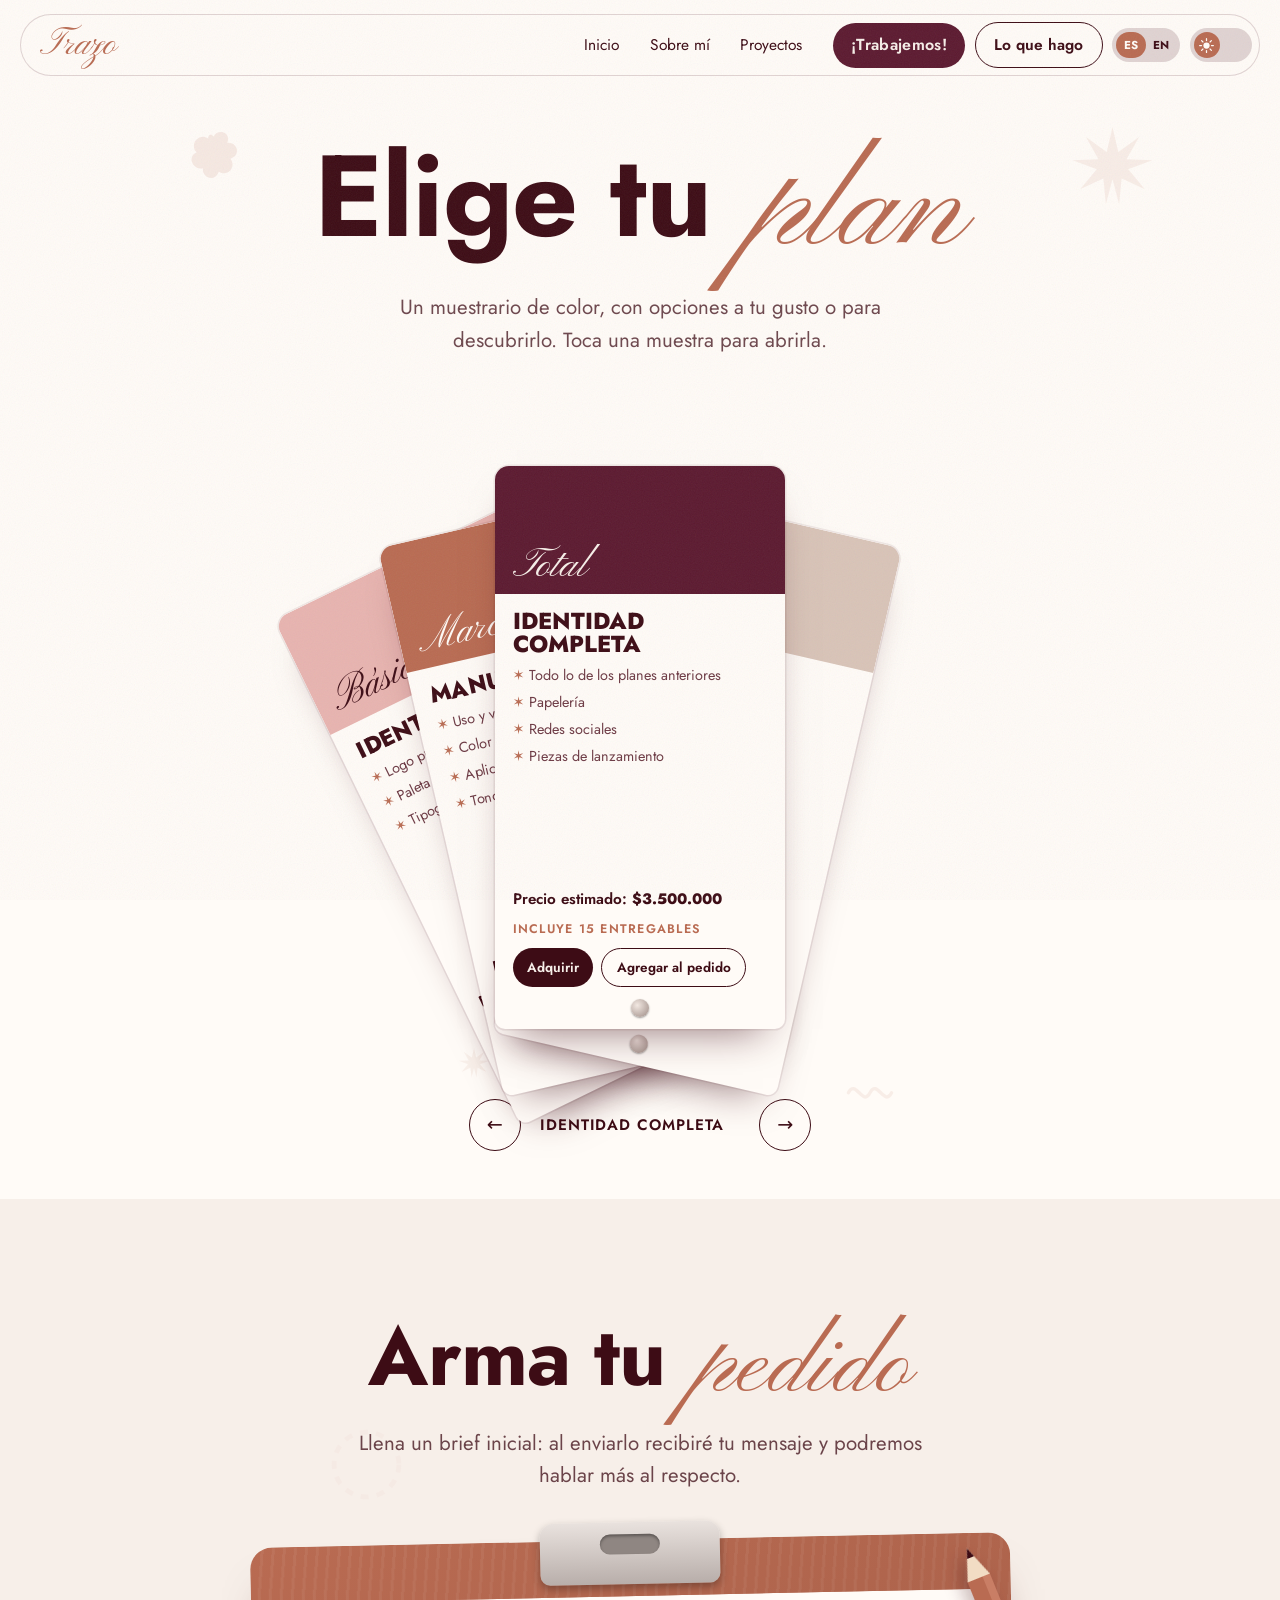
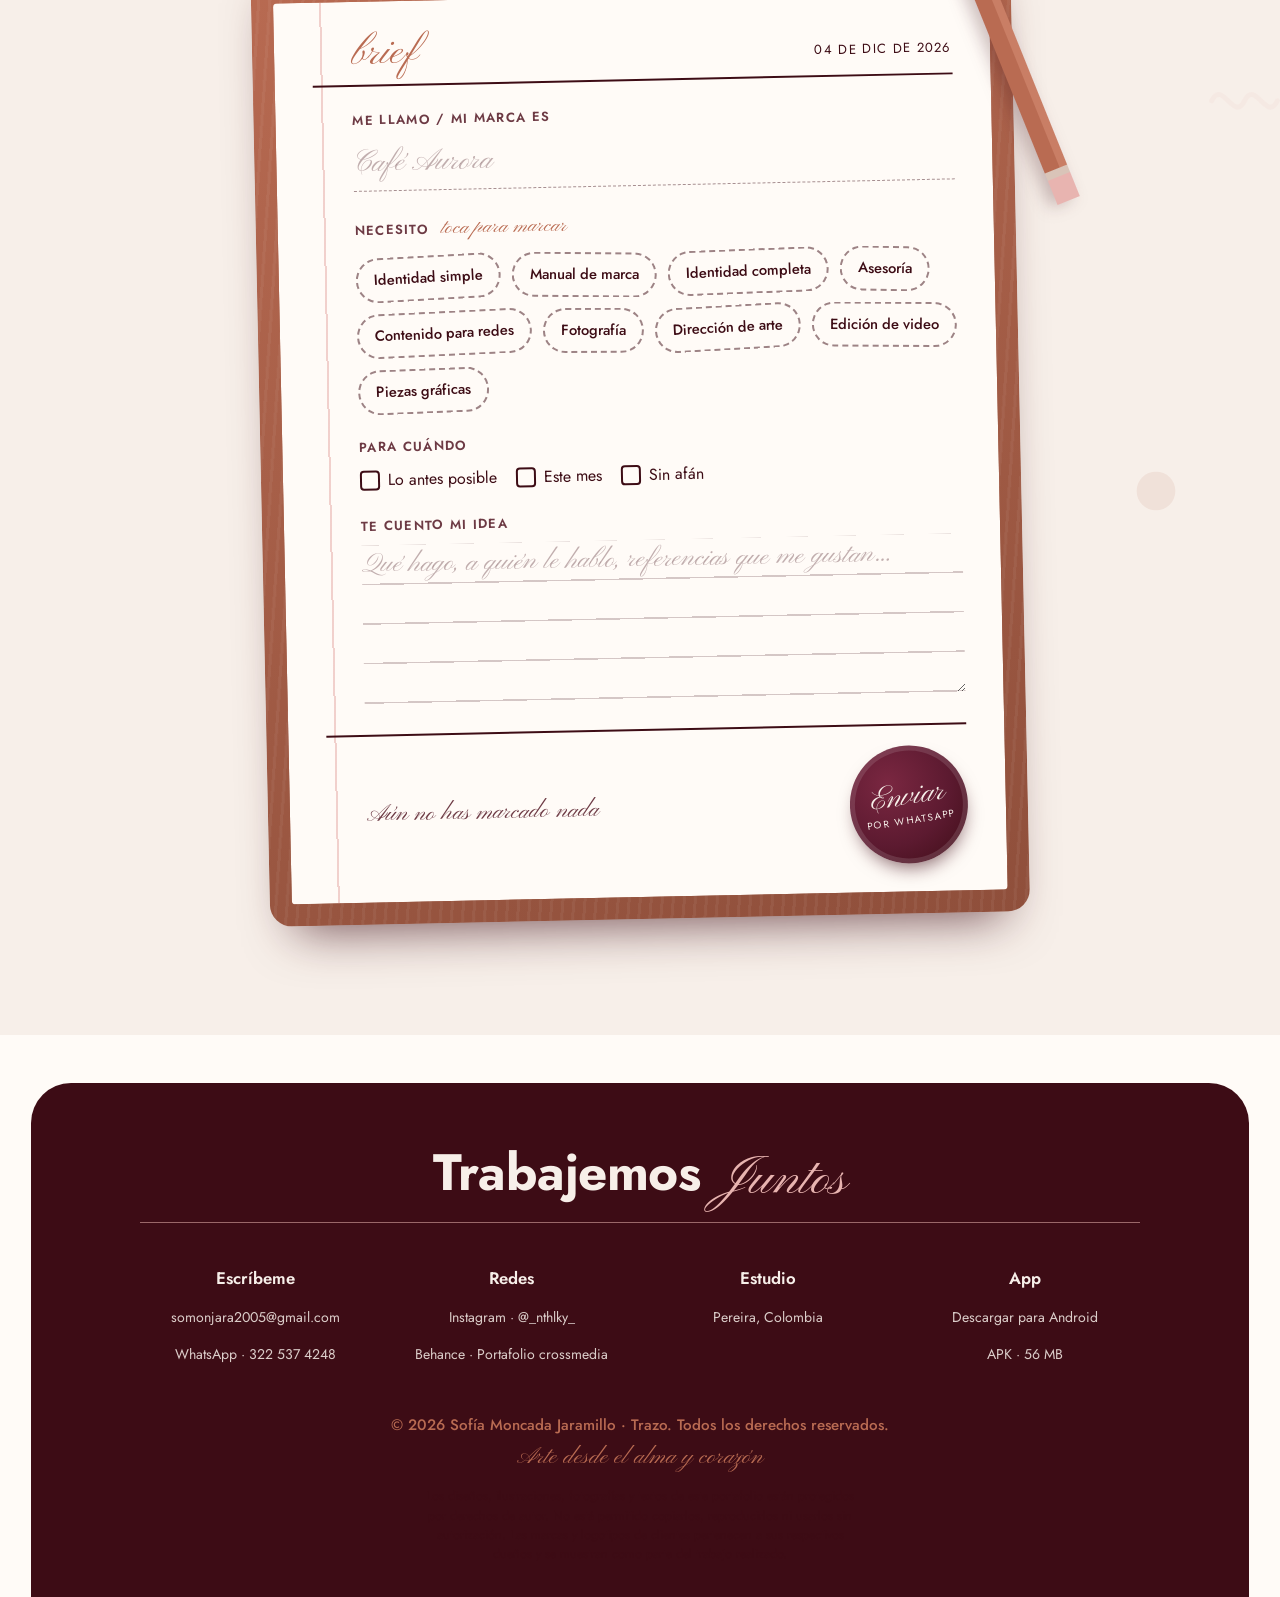
<file: planes.html>
<!DOCTYPE html>
<html lang="es">
<head>
<meta charset="utf-8">
<meta name="viewport" content="width=device-width, initial-scale=1, viewport-fit=cover">
<title>Planes · Sofía Moncada</title>
<meta name="description" content="Sofía Moncada, diseñadora crossmedia en Pereira, Colombia. Identidad de marca, contenido para redes y dirección de arte.">
<link rel="preconnect" href="https://fonts.googleapis.com">
<link rel="preconnect" href="https://fonts.gstatic.com" crossorigin>
<link href="https://fonts.googleapis.com/css2?family=Jost:wght@300;400;500;600;700;800;900&family=Pinyon+Script&display=swap" rel="stylesheet">
<link rel="stylesheet" href="css/base.css?v=20261124b">
<link rel="stylesheet" href="css/barra-menu.css?v=20261124b">
<link rel="stylesheet" href="css/pie.css?v=20261124b">
<link rel="stylesheet" href="css/planes.css?v=20261124b">
<script>
(function(){var r=document.documentElement;try{var t=localStorage.getItem('sof-theme');if(t==='dark'||t==='light')r.dataset.theme=t;if(localStorage.getItem('sof-lang')==='en'){r.lang='en';r.classList.add('i18n');setTimeout(function(){r.classList.remove('i18n')},2500)}if(sessionStorage.getItem('sof-wipe')){r.classList.add('llegando');sessionStorage.removeItem('sof-wipe')}}catch(e){}})();
</script>
</head>
<body data-pagina="planes">
<a class="skip" href="#" id="skip">Saltar al contenido</a>

<header class="nav" id="nav">
  <a class="logo" href="inicio.html" data-go aria-label="Trazo, inicio"><span class="script">Trazo</span></a>
  <nav class="links" aria-label="Principal">
    <a href="inicio.html" data-go>Inicio</a>
    <a href="sobre-mi.html" data-go>Sobre mí</a>
    <a href="proyectos.html" data-go>Proyectos</a>
  </nav>
  <a class="btn b-vino cta" href="planes.html" data-go>¡Trabajemos!</a>
  <button class="whatido" aria-controls="mega">Lo que hago</button>
  <button class="lang" type="button" translate="no"><span>ES</span><span>EN</span></button>
  <button class="theme" role="switch" aria-checked="false" aria-label="Modo oscuro" title="Cambiar a modo claro u oscuro"><span class="knob" aria-hidden="true"><svg class="sun" viewBox="0 0 24 24"><circle cx="12" cy="12" r="5"/><g stroke="currentColor" stroke-width="2" stroke-linecap="round"><path d="M12 1v3M12 20v3M1 12h3M20 12h3M4.2 4.2l2.1 2.1M17.7 17.7l2.1 2.1M4.2 19.8l2.1-2.1M17.7 6.3l2.1-2.1"/></g></svg><svg class="moon" viewBox="0 0 24 24"><path d="M20 14.5A8 8 0 0 1 9.5 4a8 8 0 1 0 10.5 10.5z"/></svg></span></button>
  <button class="menu-btn" aria-expanded="false" aria-controls="mega"><i></i>Menú</button>
</header>

<div class="mega" id="mega">
  <div class="wrap">
    <div class="mega-head"><div class="lbl"><span>Lo que hago</span></div><p class="script">elige tu plan y escríbeme</p></div>
    <div class="mega-grid">
      <div class="world w1">
        <a class="wh" href="marca.html" data-go><span class="wn">Para marcas nuevas y emprendimientos</span><h3>Marca <span class="script">y piezas</span></h3></a>
        <ul>
          <li><a href="marca.html" data-go>Identidad simple<small>Logo, paleta y tipografías · 3 entregables</small></a><button class="buy" data-buy="Identidad simple" data-w="Marca">Adquirir</button></li>
          <li><a href="marca.html" data-go>Manual de marca<small>Reglas de uso de tu marca · 8 entregables</small></a><button class="buy" data-buy="Manual de marca" data-w="Marca">Adquirir</button></li>
          <li><a href="marca.html" data-go>Identidad completa<small>Todo lo anterior + papelería y lanzamiento</small></a><button class="buy" data-buy="Identidad completa" data-w="Marca">Adquirir</button></li>
        </ul>
        <div class="seen"><small>Míralo en</small><div class="mini"><a href="proyecto.html?p=provet-marca" data-go>Provet</a><a href="proyecto.html?p=boticaria" data-go>Boticaria</a><a href="proyecto.html?p=tradicion-canasta" data-go>Tradición en canasta</a><a href="proyecto.html?p=museos" data-go>Museos y galerías</a><a href="proyecto.html?p=grotesco" data-go>Lo grotesco</a></div></div>
        <a class="go-plan" href="marca.html" data-go>Ver el mundo de marca</a>
      </div>
      <div class="world w2">
        <a class="wh" href="redes.html" data-go><span class="wn">Para negocios, servicios y creadores</span><h3>Redes <span class="script">sociales</span></h3></a>
        <ul>
          <li><a href="redes.html" data-go>Posts e historias<small>Piezas que enseñan, conectan y venden</small></a><button class="buy" data-buy="Posts e historias" data-w="Redes">Adquirir</button></li>
          <li><a href="redes.html" data-go>Reels y video<small>Edición con ritmo y con tu estética</small></a><button class="buy" data-buy="Reels y video" data-w="Redes">Adquirir</button></li>
          <li><a href="redes.html" data-go>Fotografía<small>Producto y retrato, con edición de color</small></a><button class="buy" data-buy="Fotografía" data-w="Redes">Adquirir</button></li>
        </ul>
        <div class="seen"><small>Míralo en</small><div class="mini"><a href="https://www.instagram.com/provet_co/" target="_blank" rel="noopener">Provet · redes</a></div></div>
        <a class="go-plan" href="redes.html" data-go>Ver el mundo de redes</a>
      </div>
      <div class="world w3">
        <a class="wh" href="direccion-arte.html" data-go><span class="wn">Para videoclips, comerciales y cortos</span><h3>Dirección <span class="script">de arte</span></h3></a>
        <ul>
          <li><a href="direccion-arte.html" data-go>Concepto visual<small>Referencias, paleta y propuesta para tu pieza</small></a><button class="buy" data-buy="Concepto visual" data-w="Dirección de arte">Adquirir</button></li>
          <li><a href="direccion-arte.html" data-go>Ambientación<small>Escenografía y utilería para cada escena</small></a><button class="buy" data-buy="Ambientación" data-w="Dirección de arte">Adquirir</button></li>
          <li><a href="direccion-arte.html" data-go>Arte en el set<small>Asistencia de arte y producción en rodaje</small></a><button class="buy" data-buy="Arte en el set" data-w="Dirección de arte">Adquirir</button></li>
        </ul>
        <div class="seen"><small>Míralo en</small><div class="mini"><a href="https://youtu.be/zzhdbEWIKj8" target="_blank" rel="noopener">Casualidad</a><a href="https://www.instagram.com/reel/DbKAtlABSrf/" target="_blank" rel="noopener">Servicarga</a><a href="https://youtu.be/2KBNRGW3v3w" target="_blank" rel="noopener">Noche de Sábado</a><a href="https://youtu.be/dAaUGrENSRQ" target="_blank" rel="noopener">Donde la música muere</a></div></div>
        <a class="go-plan" href="direccion-arte.html" data-go>Ver el mundo de arte</a>
      </div>
    </div>
    <div class="mega-more">
      <nav aria-label="Más"><a href="inicio.html" data-go>Inicio</a><a href="sobre-mi.html" data-go>Sobre mí</a><a href="proyectos.html" data-go>Proyectos</a><a href="planes.html" data-go>¡Trabajemos!</a><button data-scroll="contacto">Contacto</button></nav>
      <div class="mega-help">
        <p class="script">¿no sabes por dónde empezar?</p>
        <p>Agenda una asesoría de 2 horas y decidimos juntos el siguiente paso de tu marca.</p>
        <div class="row-btns" style="margin-top:1rem"><a class="btn b-vino" href="planes.html#asesoria" data-go>Ver asesoría</a><a class="btn b-line" href="https://wa.me/573225374248" target="_blank" rel="noopener">WhatsApp</a></div>
        <span class="clock" data-clock style="display:block;margin-top:1rem">Pereira</span>
      </div>
    </div>
  </div>
</div>

<main id="main" tabindex="-1">

  <section class="pad top plans-sec" id="asesoria">
    <div class="wrap center">
      <h1 class="st" style="font-size:clamp(3rem,9vw,7.6rem)">Elige tu <span class="script">plan</span></h1>
      <p class="lede muted" style="margin:1.2rem auto 0">Un muestrario de color, con opciones a tu gusto o para descubrirlo. Toca una muestra para abrirla.</p>
    </div>
    <div class="fan-wrap">
      <div class="fan" id="fan" role="listbox" aria-label="Planes"></div>
      <div class="fan-ctrl"><button class="rd" id="fPrev" aria-label="Plan anterior">←</button><span id="fName" aria-live="polite"></span><button class="rd" id="fNext" aria-label="Plan siguiente">→</button></div>
    </div>
  </section>

  <section class="pad brief-sec">
    <div class="wrap center">
      <h2 class="st">Arma tu <span class="script">pedido</span></h2>
      <p class="lede muted" style="margin:1rem auto 0">Llena un brief inicial: al enviarlo recibiré tu mensaje y podremos hablar más al respecto.</p>
    </div>
    <div class="desk">
      <svg class="pencil" viewBox="0 0 300 40" aria-hidden="true"><rect x="40" y="8" width="220" height="24" fill="#B96B52"/><rect x="40" y="8" width="220" height="8" fill="#c97e65"/><rect x="250" y="8" width="30" height="24" fill="#E8B4B0"/><rect x="246" y="8" width="8" height="24" fill="#D9C4B8"/><path d="M40 8 L8 20 L40 32 Z" fill="#F2DCC4"/><path d="M8 20 L18 16.3 L18 23.7 Z" fill="#3D0C15"/></svg>
      <form class="clip" id="order" novalidate>
        <span class="clamp" aria-hidden="true"><i></i></span>
        <div class="bsheet">
          <div class="ph-head"><span class="script">brief</span><span id="bDate"></span></div>
          <label class="line-f"><span>Me llamo / mi marca es</span><input id="o-name" autocomplete="name" placeholder="Café Aurora"></label>
          <fieldset><legend>Necesito <small>toca para marcar</small></legend><div class="stamps" id="opts"></div></fieldset>
          <fieldset><legend>Para cuándo</legend><div class="when" id="when"><button type="button" aria-pressed="false" data-v="lo antes posible">Lo antes posible</button><button type="button" aria-pressed="false" data-v="este mes">Este mes</button><button type="button" aria-pressed="false" data-v="sin afán">Sin afán</button></div></fieldset>
          <label class="line-f area"><span>Te cuento mi idea</span><textarea id="o-msg" rows="4" placeholder="Qué hago, a quién le hablo, referencias que me gustan…"></textarea></label>
          <div class="sign-row"><span class="sum" id="bSum">Aún no has marcado nada</span><button class="seal" type="submit"><span>Enviar</span><small>por WhatsApp</small></button></div>
          <span class="sent" aria-hidden="true">¡Enviado!</span>
        </div>
      </form>
    </div>
  </section>

</main>

<footer class="contact" id="contacto" data-anchor="contacto">
  <div class="wrap">
    <h2 class="st">Trabajemos <span class="script">Juntos</span></h2>
    <div class="cgrid">
      <div><h4>Escríbeme</h4><button id="copy">somonjara2005@gmail.com</button><a href="https://wa.me/573225374248" target="_blank" rel="noopener">WhatsApp · 322 537 4248</a></div>
      <div><h4>Redes</h4><a href="https://instagram.com/_nthlky_" target="_blank" rel="noopener">Instagram · @_nthlky_</a><a href="https://www.behance.net/gallery/258978207/Portafolio-Diseno-Crossmedia-Sof" target="_blank" rel="noopener">Behance · Portafolio crossmedia</a></div>
      <div><h4>Estudio</h4><p>Pereira, Colombia</p></div>
      <div><h4>App</h4><a href="apk/Trazo_app.apk" download>Descargar para Android</a><p>APK · 56 MB</p></div>
    </div>
    <div class="cbase"><span>© 2026 Sofía Moncada Jaramillo · Trazo. Todos los derechos reservados.</span><span class="clema">Arte desde el alma y corazón</span><p class="cder">Los diseños, ilustraciones, fotografías y textos de este portafolio están protegidos por derechos de autor. No está permitido copiarlos, reproducirlos ni usarlos sin autorización. Las marcas y logotipos de clientes pertenecen a sus respectivos dueños y se muestran como parte del trabajo realizado.</p></div>
  </div>
</footer>

<div class="wipe" aria-hidden="true"><span></span><span></span><span></span><span></span></div>
<div class="toast" id="toast" role="status" aria-live="polite"></div>

<script src="js/en.js?v=20261124i"></script>
<script src="js/idioma.js?v=20261124b"></script>
<script src="js/main.js?v=20261124b"></script>
<script src="js/planes.js?v=20261124b"></script>
</body>
</html>
</file>
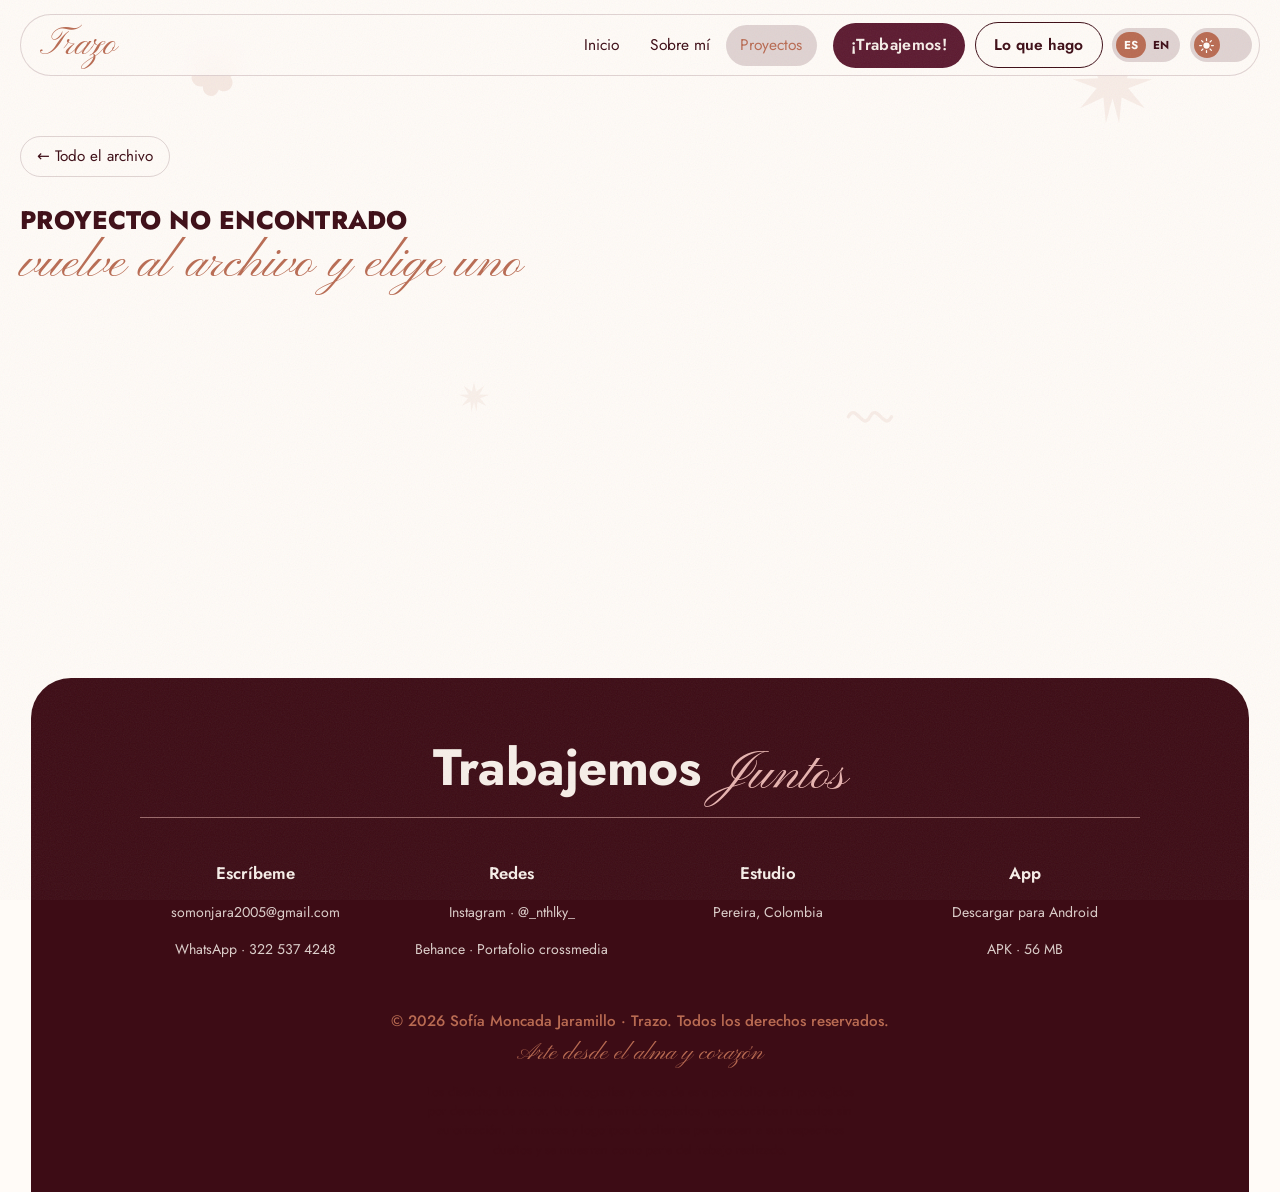
<file: proyecto.html>
<!DOCTYPE html>
<html lang="es">
<head>
<meta charset="utf-8">
<meta name="viewport" content="width=device-width, initial-scale=1, viewport-fit=cover">
<title>Proyecto · Sofía Moncada</title>
<meta name="description" content="Sofía Moncada, diseñadora crossmedia en Pereira, Colombia. Identidad de marca, contenido para redes y dirección de arte.">
<link rel="preconnect" href="https://fonts.googleapis.com">
<link rel="preconnect" href="https://fonts.gstatic.com" crossorigin>
<link href="https://fonts.googleapis.com/css2?family=Anton&family=Jost:wght@300;400;500;600;700;800;900&family=Pinyon+Script&display=swap" rel="stylesheet">
<link rel="stylesheet" href="css/base.css?v=20261124b">
<link rel="stylesheet" href="css/barra-menu.css?v=20261124b">
<link rel="stylesheet" href="css/pie.css?v=20261124b">
<link rel="stylesheet" href="css/proyecto.css?v=20261124e">
<script>
(function(){var r=document.documentElement;try{var t=localStorage.getItem('sof-theme');if(t==='dark'||t==='light')r.dataset.theme=t;if(localStorage.getItem('sof-lang')==='en'){r.lang='en';r.classList.add('i18n');setTimeout(function(){r.classList.remove('i18n')},2500)}if(sessionStorage.getItem('sof-wipe')){r.classList.add('llegando');sessionStorage.removeItem('sof-wipe')}}catch(e){}})();
</script>
</head>
<body data-pagina="proyecto">
<a class="skip" href="#" id="skip">Saltar al contenido</a>

<header class="nav" id="nav">
  <a class="logo" href="inicio.html" data-go aria-label="Trazo, inicio"><span class="script">Trazo</span></a>
  <nav class="links" aria-label="Principal">
    <a href="inicio.html" data-go>Inicio</a>
    <a href="sobre-mi.html" data-go>Sobre mí</a>
    <a href="proyectos.html" data-go aria-current="page">Proyectos</a>
  </nav>
  <a class="btn b-vino cta" href="planes.html" data-go>¡Trabajemos!</a>
  <button class="whatido" aria-controls="mega">Lo que hago</button>
  <button class="lang" type="button" translate="no"><span>ES</span><span>EN</span></button>
  <button class="theme" role="switch" aria-checked="false" aria-label="Modo oscuro" title="Cambiar a modo claro u oscuro"><span class="knob" aria-hidden="true"><svg class="sun" viewBox="0 0 24 24"><circle cx="12" cy="12" r="5"/><g stroke="currentColor" stroke-width="2" stroke-linecap="round"><path d="M12 1v3M12 20v3M1 12h3M20 12h3M4.2 4.2l2.1 2.1M17.7 17.7l2.1 2.1M4.2 19.8l2.1-2.1M17.7 6.3l2.1-2.1"/></g></svg><svg class="moon" viewBox="0 0 24 24"><path d="M20 14.5A8 8 0 0 1 9.5 4a8 8 0 1 0 10.5 10.5z"/></svg></span></button>
  <button class="menu-btn" aria-expanded="false" aria-controls="mega"><i></i>Menú</button>
</header>

<div class="mega" id="mega">
  <div class="wrap">
    <div class="mega-head"><div class="lbl"><span>Lo que hago</span></div><p class="script">elige tu plan y escríbeme</p></div>
    <div class="mega-grid">
      <div class="world w1">
        <a class="wh" href="marca.html" data-go><span class="wn">Para marcas nuevas y emprendimientos</span><h3>Marca <span class="script">y piezas</span></h3></a>
        <ul>
          <li><a href="marca.html" data-go>Identidad simple<small>Logo, paleta y tipografías · 3 entregables</small></a><button class="buy" data-buy="Identidad simple" data-w="Marca">Adquirir</button></li>
          <li><a href="marca.html" data-go>Manual de marca<small>Reglas de uso de tu marca · 8 entregables</small></a><button class="buy" data-buy="Manual de marca" data-w="Marca">Adquirir</button></li>
          <li><a href="marca.html" data-go>Identidad completa<small>Todo lo anterior + papelería y lanzamiento</small></a><button class="buy" data-buy="Identidad completa" data-w="Marca">Adquirir</button></li>
        </ul>
        <div class="seen"><small>Míralo en</small><div class="mini"><a href="proyecto.html?p=provet-marca" data-go>Provet</a><a href="proyecto.html?p=boticaria" data-go>Boticaria</a><a href="proyecto.html?p=tradicion-canasta" data-go>Tradición en canasta</a><a href="proyecto.html?p=museos" data-go>Museos y galerías</a><a href="proyecto.html?p=grotesco" data-go>Lo grotesco</a></div></div>
        <a class="go-plan" href="marca.html" data-go>Ver el mundo de marca</a>
      </div>
      <div class="world w2">
        <a class="wh" href="redes.html" data-go><span class="wn">Para negocios, servicios y creadores</span><h3>Redes <span class="script">sociales</span></h3></a>
        <ul>
          <li><a href="redes.html" data-go>Posts e historias<small>Piezas que enseñan, conectan y venden</small></a><button class="buy" data-buy="Posts e historias" data-w="Redes">Adquirir</button></li>
          <li><a href="redes.html" data-go>Reels y video<small>Edición con ritmo y con tu estética</small></a><button class="buy" data-buy="Reels y video" data-w="Redes">Adquirir</button></li>
          <li><a href="redes.html" data-go>Fotografía<small>Producto y retrato, con edición de color</small></a><button class="buy" data-buy="Fotografía" data-w="Redes">Adquirir</button></li>
        </ul>
        <div class="seen"><small>Míralo en</small><div class="mini"><a href="https://www.instagram.com/provet_co/" target="_blank" rel="noopener">Provet · redes</a></div></div>
        <a class="go-plan" href="redes.html" data-go>Ver el mundo de redes</a>
      </div>
      <div class="world w3">
        <a class="wh" href="direccion-arte.html" data-go><span class="wn">Para videoclips, comerciales y cortos</span><h3>Dirección <span class="script">de arte</span></h3></a>
        <ul>
          <li><a href="direccion-arte.html" data-go>Concepto visual<small>Referencias, paleta y propuesta para tu pieza</small></a><button class="buy" data-buy="Concepto visual" data-w="Dirección de arte">Adquirir</button></li>
          <li><a href="direccion-arte.html" data-go>Ambientación<small>Escenografía y utilería para cada escena</small></a><button class="buy" data-buy="Ambientación" data-w="Dirección de arte">Adquirir</button></li>
          <li><a href="direccion-arte.html" data-go>Arte en el set<small>Asistencia de arte y producción en rodaje</small></a><button class="buy" data-buy="Arte en el set" data-w="Dirección de arte">Adquirir</button></li>
        </ul>
        <div class="seen"><small>Míralo en</small><div class="mini"><a href="https://youtu.be/zzhdbEWIKj8" target="_blank" rel="noopener">Casualidad</a><a href="https://www.instagram.com/reel/DbKAtlABSrf/" target="_blank" rel="noopener">Servicarga</a><a href="https://youtu.be/2KBNRGW3v3w" target="_blank" rel="noopener">Noche de Sábado</a><a href="https://youtu.be/dAaUGrENSRQ" target="_blank" rel="noopener">Donde la música muere</a></div></div>
        <a class="go-plan" href="direccion-arte.html" data-go>Ver el mundo de arte</a>
      </div>
    </div>
    <div class="mega-more">
      <nav aria-label="Más"><a href="inicio.html" data-go>Inicio</a><a href="sobre-mi.html" data-go>Sobre mí</a><a href="proyectos.html" data-go>Proyectos</a><a href="planes.html" data-go>¡Trabajemos!</a><button data-scroll="contacto">Contacto</button></nav>
      <div class="mega-help">
        <p class="script">¿no sabes por dónde empezar?</p>
        <p>Agenda una asesoría de 2 horas y decidimos juntos el siguiente paso de tu marca.</p>
        <div class="row-btns" style="margin-top:1rem"><a class="btn b-vino" href="planes.html#asesoria" data-go>Ver asesoría</a><a class="btn b-line" href="https://wa.me/573225374248" target="_blank" rel="noopener">WhatsApp</a></div>
        <span class="clock" data-clock style="display:block;margin-top:1rem">Pereira</span>
      </div>
    </div>
  </div>
</div>

<main id="main" tabindex="-1">

  <section class="pad top">
    <div class="wrap" id="detail">
      <a class="back" href="proyectos.html" data-go>← Todo el archivo</a>
      <h1 class="display">Proyecto no encontrado</h1>
      <p class="d-sub script">vuelve al archivo y elige uno</p>
    </div>
  </section>

</main>

<footer class="contact" id="contacto" data-anchor="contacto">
  <div class="wrap">
    <h2 class="st">Trabajemos <span class="script">Juntos</span></h2>
    <div class="cgrid">
      <div><h4>Escríbeme</h4><button id="copy">somonjara2005@gmail.com</button><a href="https://wa.me/573225374248" target="_blank" rel="noopener">WhatsApp · 322 537 4248</a></div>
      <div><h4>Redes</h4><a href="https://instagram.com/_nthlky_" target="_blank" rel="noopener">Instagram · @_nthlky_</a><a href="https://www.behance.net/gallery/258978207/Portafolio-Diseno-Crossmedia-Sof" target="_blank" rel="noopener">Behance · Portafolio crossmedia</a></div>
      <div><h4>Estudio</h4><p>Pereira, Colombia</p></div>
      <div><h4>App</h4><a href="apk/Trazo_app.apk" download>Descargar para Android</a><p>APK · 56 MB</p></div>
    </div>
    <div class="cbase"><span>© 2026 Sofía Moncada Jaramillo · Trazo. Todos los derechos reservados.</span><span class="clema">Arte desde el alma y corazón</span><p class="cder">Los diseños, ilustraciones, fotografías y textos de este portafolio están protegidos por derechos de autor. No está permitido copiarlos, reproducirlos ni usarlos sin autorización. Las marcas y logotipos de clientes pertenecen a sus respectivos dueños y se muestran como parte del trabajo realizado.</p></div>
  </div>
</footer>

<div class="wipe" aria-hidden="true"><span></span><span></span><span></span><span></span></div>
<div class="toast" id="toast" role="status" aria-live="polite"></div>

<script src="js/en.js?v=20261124i"></script>
<script src="js/idioma.js?v=20261124b"></script>
<script src="js/main.js?v=20261124b"></script>
<script src="js/datos.js?v=20261124e"></script>
<script src="js/proyecto.js?v=20261124d"></script>
</body>
</html>
</file>
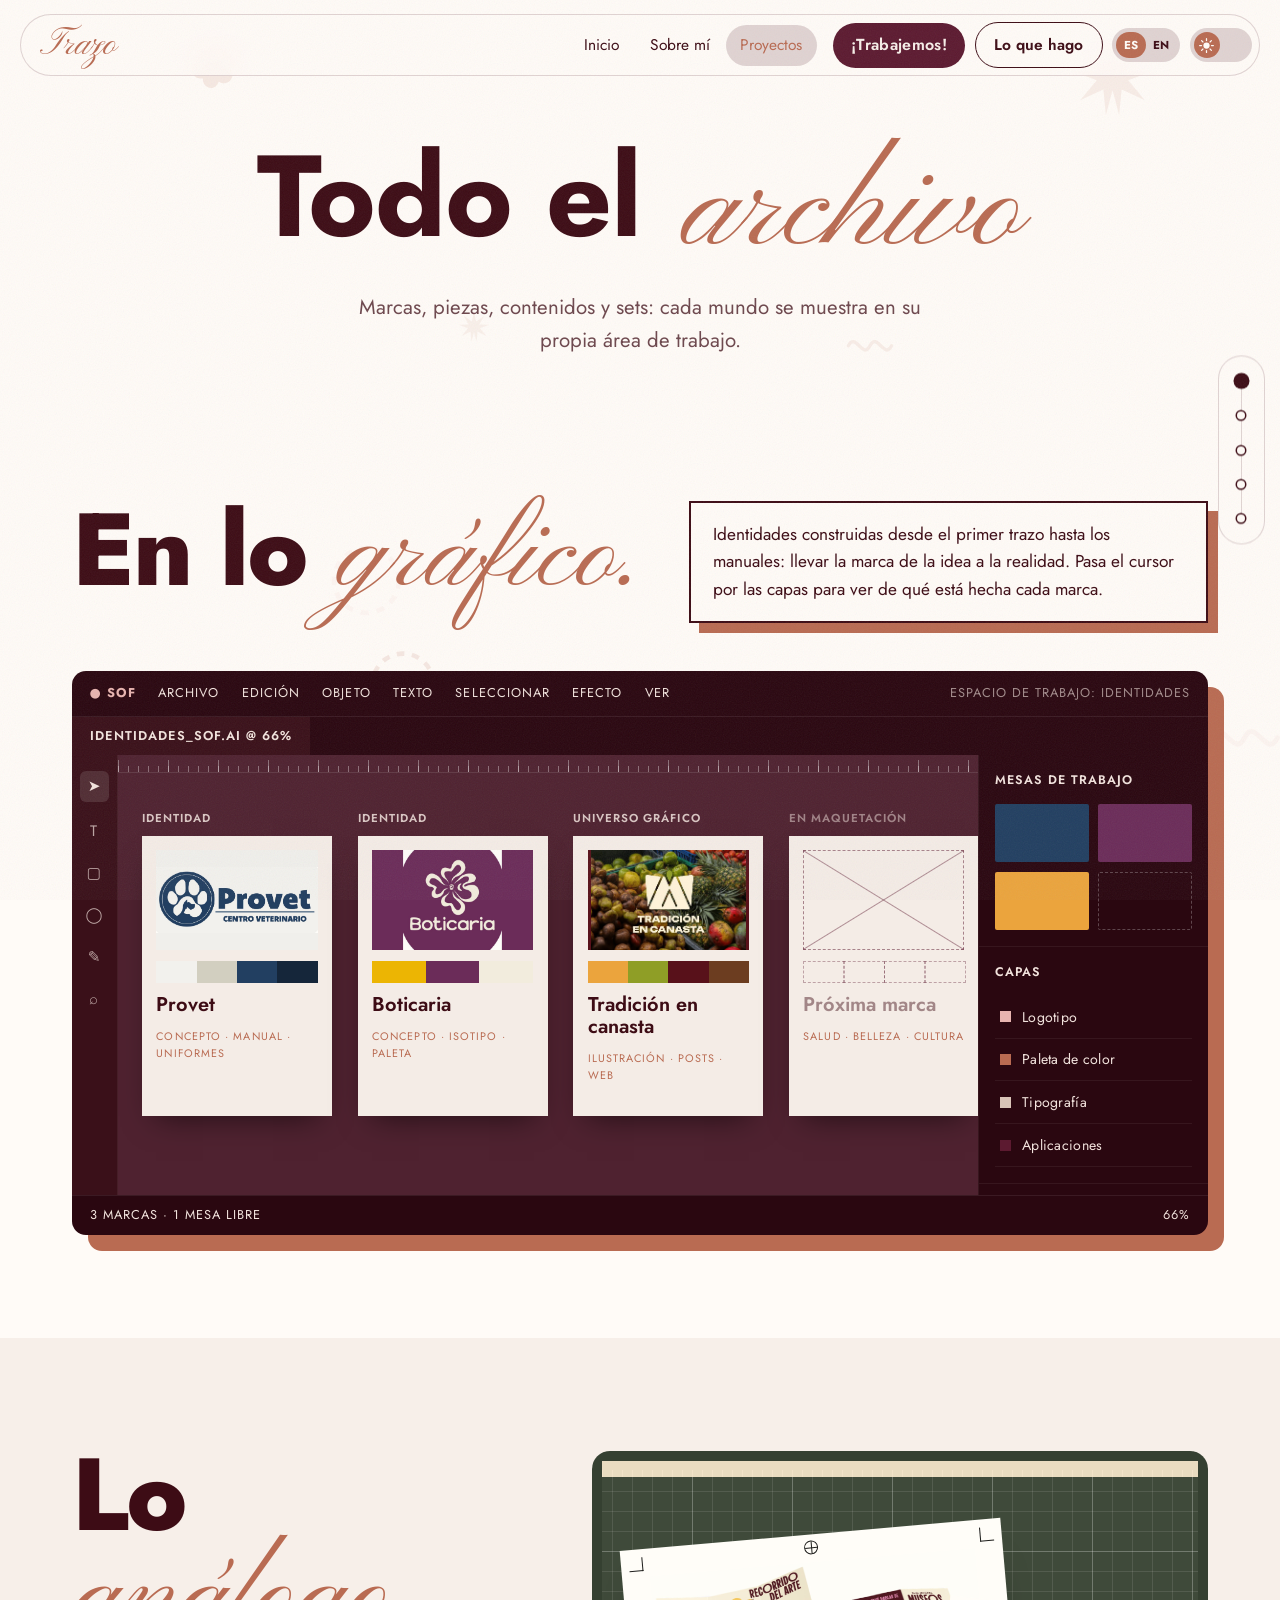
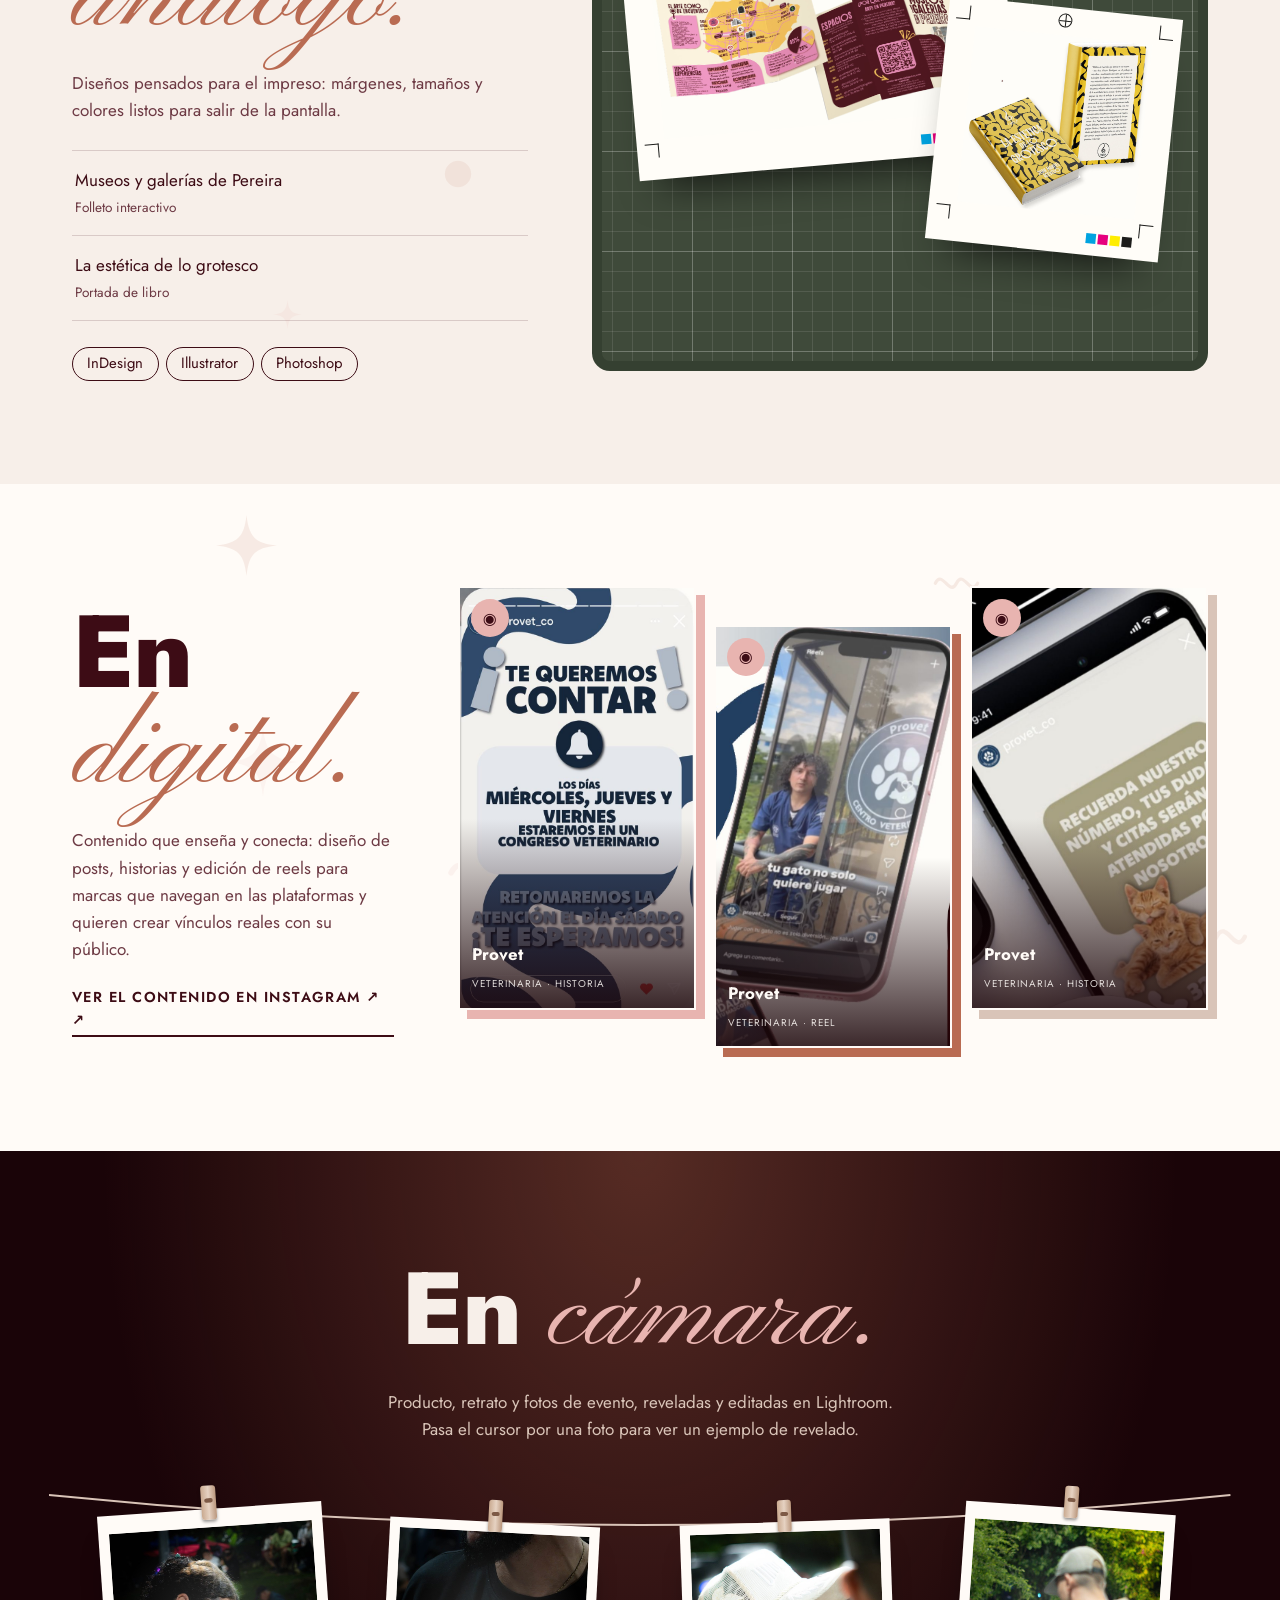
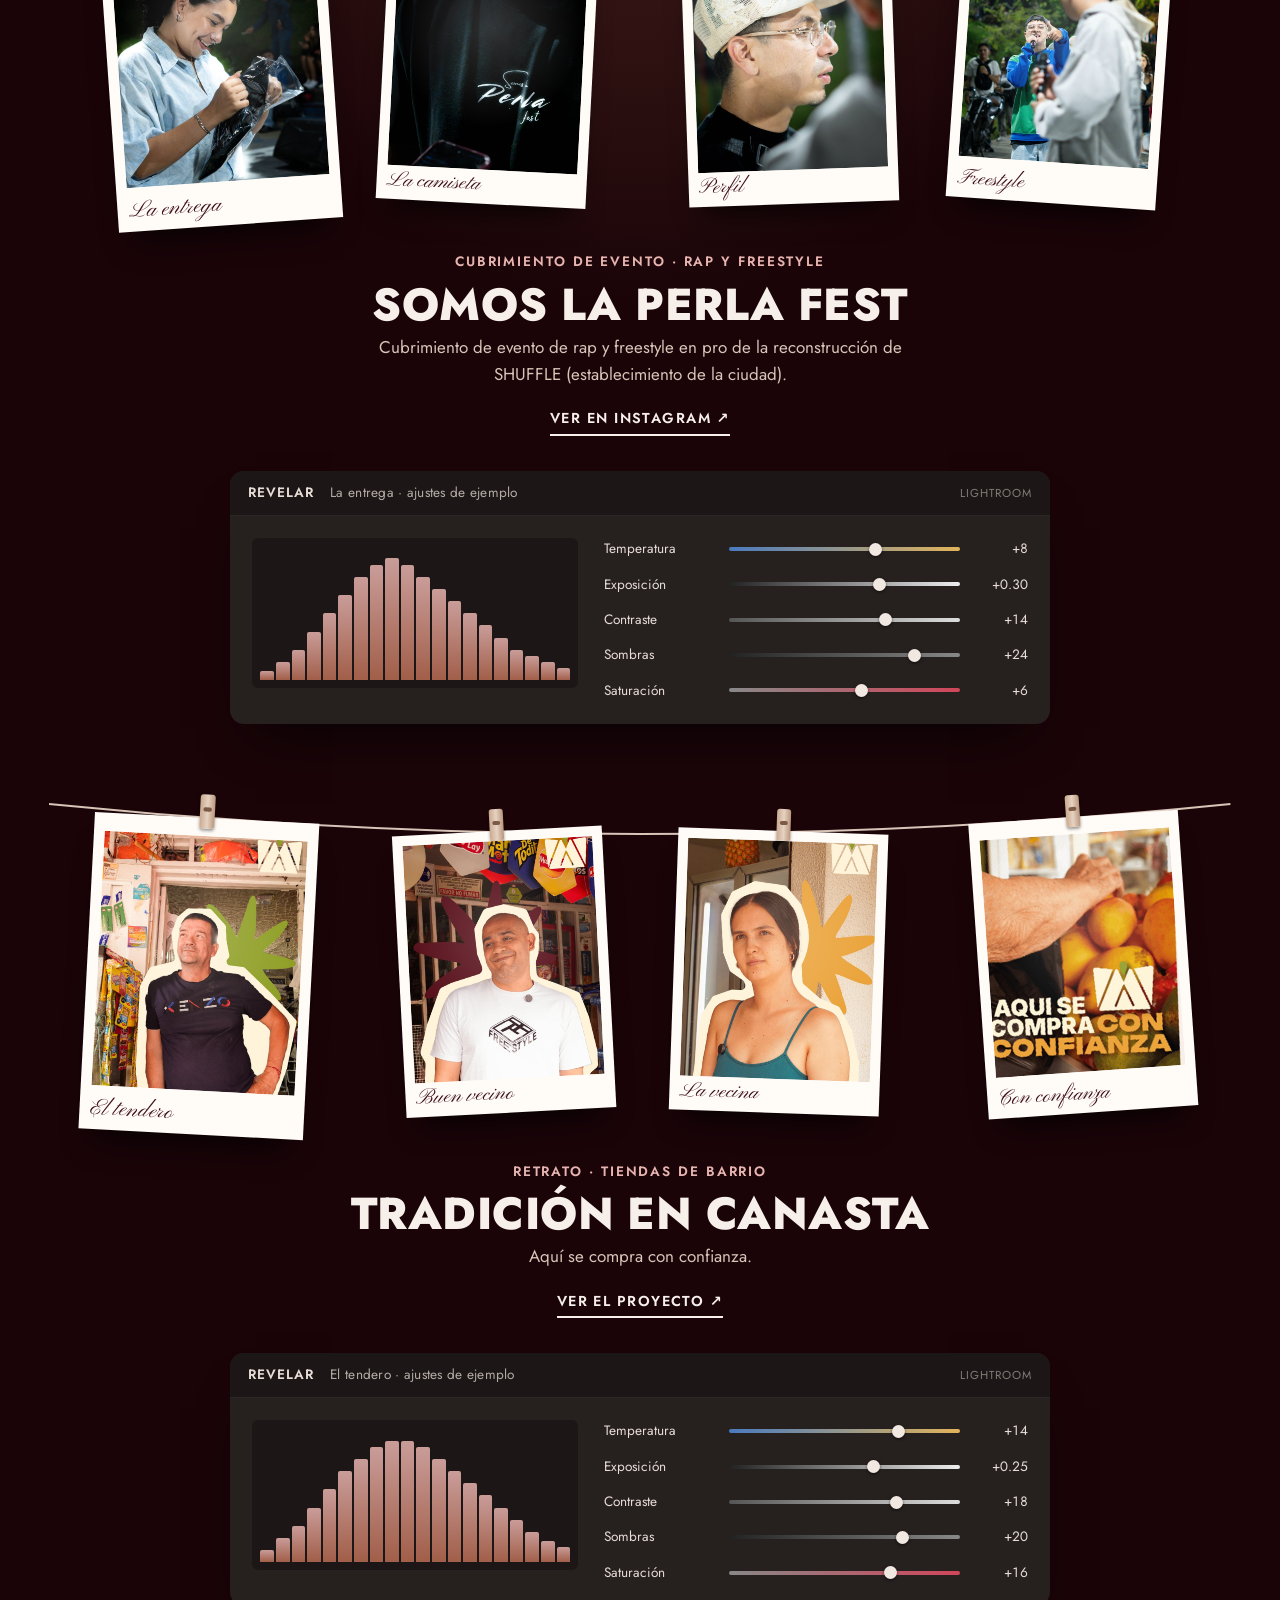
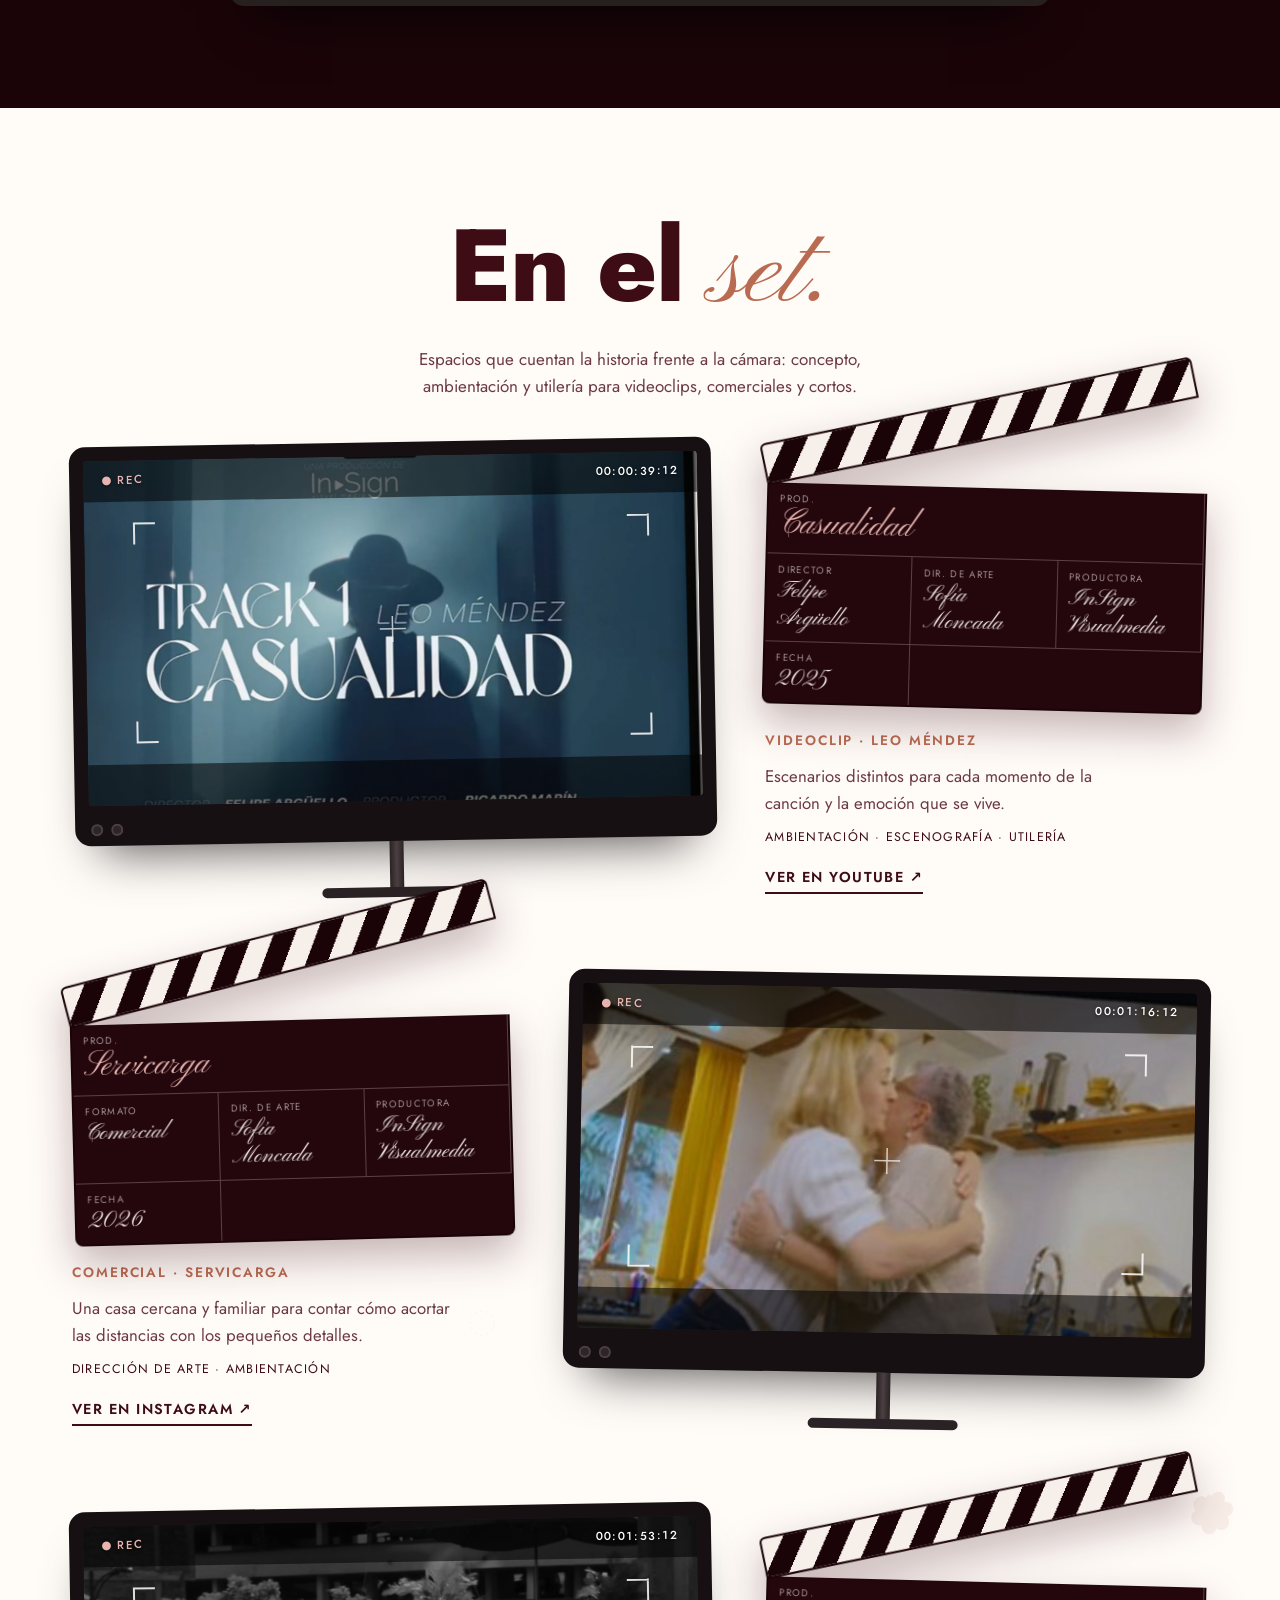
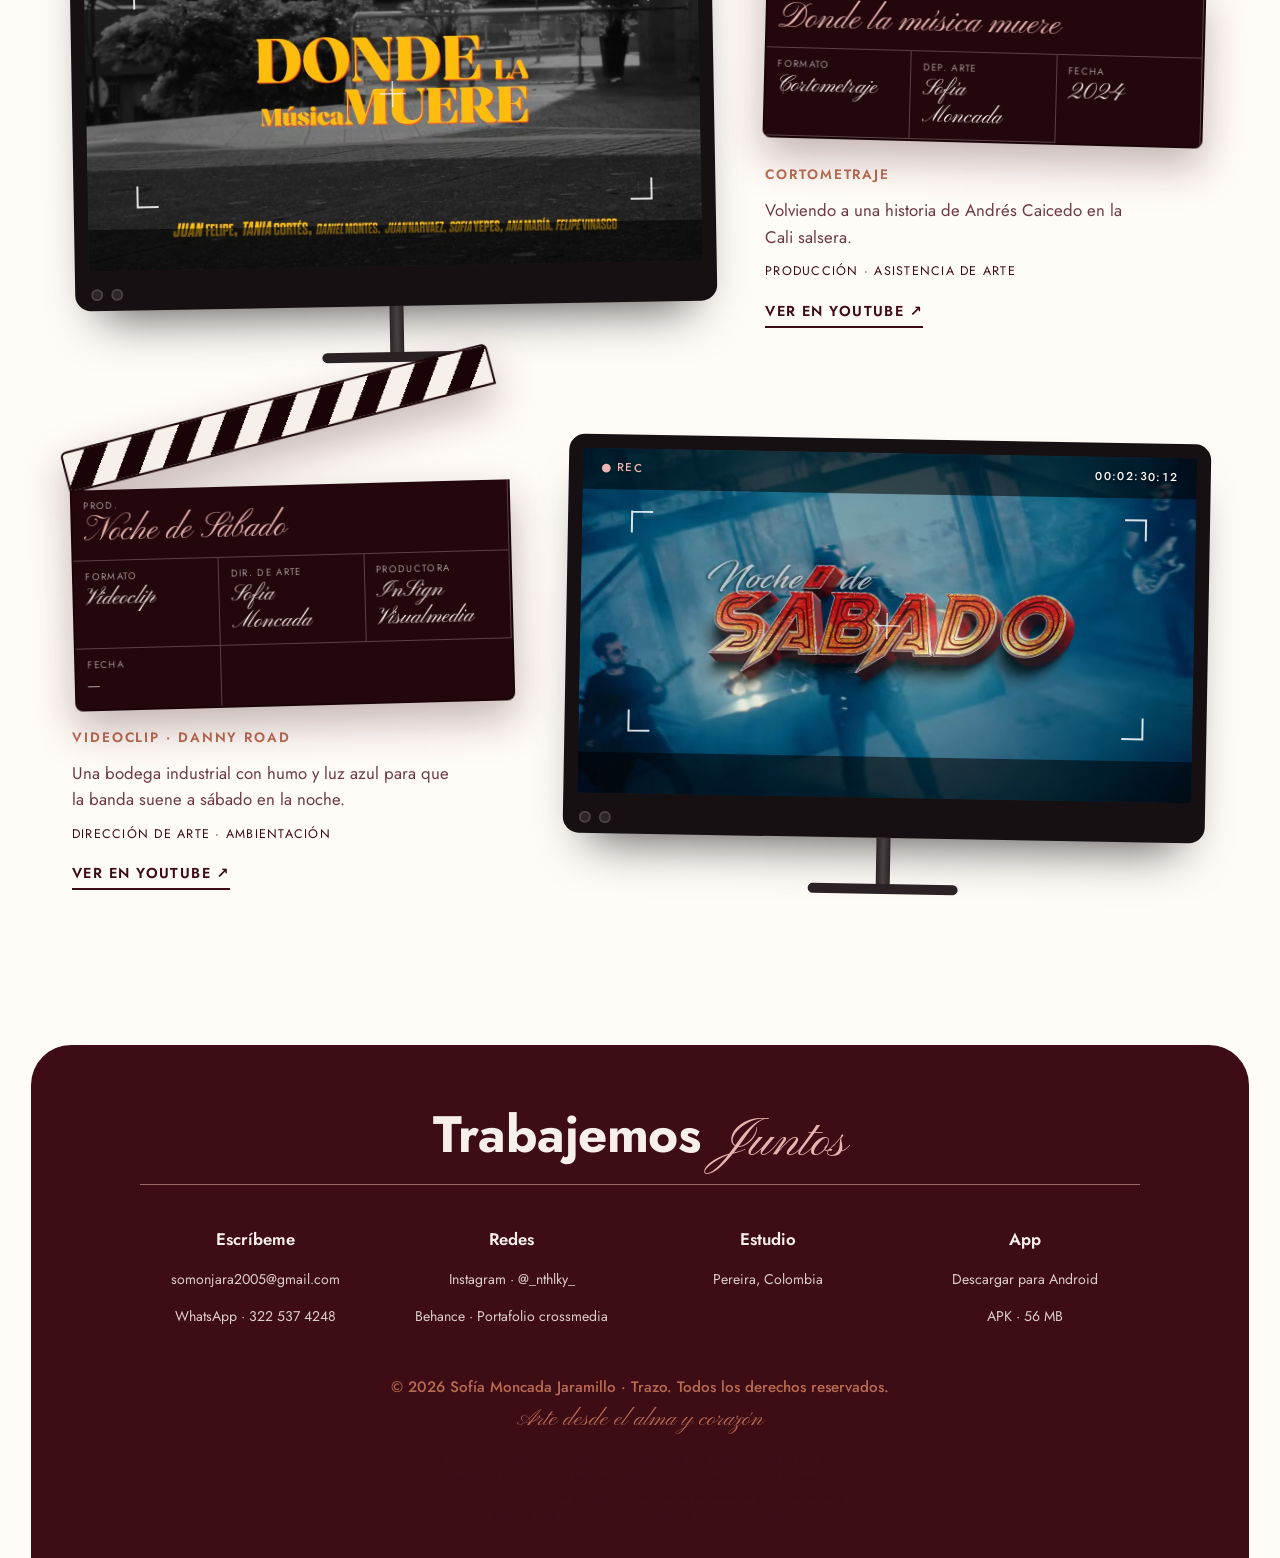
<file: proyectos.html>
<!DOCTYPE html>
<html lang="es">
<head>
<meta charset="utf-8">
<meta name="viewport" content="width=device-width, initial-scale=1, viewport-fit=cover">
<title>Archivo · Sofía Moncada</title>
<meta name="description" content="Sofía Moncada, diseñadora crossmedia en Pereira, Colombia. Identidad de marca, contenido para redes y dirección de arte.">
<link rel="preconnect" href="https://fonts.googleapis.com">
<link rel="preconnect" href="https://fonts.gstatic.com" crossorigin>
<link href="https://fonts.googleapis.com/css2?family=Jost:wght@300;400;500;600;700;800;900&family=Pinyon+Script&display=swap" rel="stylesheet">
<link rel="stylesheet" href="css/base.css?v=20261124b">
<link rel="stylesheet" href="css/barra-menu.css?v=20261124b">
<link rel="stylesheet" href="css/pie.css?v=20261124b">
<link rel="stylesheet" href="css/proyectos.css?v=20261123s">
<script>
(function(){var r=document.documentElement;try{var t=localStorage.getItem('sof-theme');if(t==='dark'||t==='light')r.dataset.theme=t;if(localStorage.getItem('sof-lang')==='en'){r.lang='en';r.classList.add('i18n');setTimeout(function(){r.classList.remove('i18n')},2500)}if(sessionStorage.getItem('sof-wipe')){r.classList.add('llegando');sessionStorage.removeItem('sof-wipe')}}catch(e){}})();
</script>
</head>
<body data-pagina="proyectos">
<a class="skip" href="#" id="skip">Saltar al contenido</a>

<header class="nav" id="nav">
  <a class="logo" href="inicio.html" data-go aria-label="Trazo, inicio"><span class="script">Trazo</span></a>
  <nav class="links" aria-label="Principal">
    <a href="inicio.html" data-go>Inicio</a>
    <a href="sobre-mi.html" data-go>Sobre mí</a>
    <a href="proyectos.html" data-go aria-current="page">Proyectos</a>
  </nav>
  <a class="btn b-vino cta" href="planes.html" data-go>¡Trabajemos!</a>
  <button class="whatido" aria-controls="mega">Lo que hago</button>
  <button class="lang" type="button" translate="no"><span>ES</span><span>EN</span></button>
  <button class="theme" role="switch" aria-checked="false" aria-label="Modo oscuro" title="Cambiar a modo claro u oscuro"><span class="knob" aria-hidden="true"><svg class="sun" viewBox="0 0 24 24"><circle cx="12" cy="12" r="5"/><g stroke="currentColor" stroke-width="2" stroke-linecap="round"><path d="M12 1v3M12 20v3M1 12h3M20 12h3M4.2 4.2l2.1 2.1M17.7 17.7l2.1 2.1M4.2 19.8l2.1-2.1M17.7 6.3l2.1-2.1"/></g></svg><svg class="moon" viewBox="0 0 24 24"><path d="M20 14.5A8 8 0 0 1 9.5 4a8 8 0 1 0 10.5 10.5z"/></svg></span></button>
  <button class="menu-btn" aria-expanded="false" aria-controls="mega"><i></i>Menú</button>
</header>

<div class="mega" id="mega">
  <div class="wrap">
    <div class="mega-head"><div class="lbl"><span>Lo que hago</span></div><p class="script">elige tu plan y escríbeme</p></div>
    <div class="mega-grid">
      <div class="world w1">
        <a class="wh" href="marca.html" data-go><span class="wn">Para marcas nuevas y emprendimientos</span><h3>Marca <span class="script">y piezas</span></h3></a>
        <ul>
          <li><a href="marca.html" data-go>Identidad simple<small>Logo, paleta y tipografías · 3 entregables</small></a><button class="buy" data-buy="Identidad simple" data-w="Marca">Adquirir</button></li>
          <li><a href="marca.html" data-go>Manual de marca<small>Reglas de uso de tu marca · 8 entregables</small></a><button class="buy" data-buy="Manual de marca" data-w="Marca">Adquirir</button></li>
          <li><a href="marca.html" data-go>Identidad completa<small>Todo lo anterior + papelería y lanzamiento</small></a><button class="buy" data-buy="Identidad completa" data-w="Marca">Adquirir</button></li>
        </ul>
        <div class="seen"><small>Míralo en</small><div class="mini"><a href="proyecto.html?p=provet-marca" data-go>Provet</a><a href="proyecto.html?p=boticaria" data-go>Boticaria</a><a href="proyecto.html?p=tradicion-canasta" data-go>Tradición en canasta</a><a href="proyecto.html?p=museos" data-go>Museos y galerías</a><a href="proyecto.html?p=grotesco" data-go>Lo grotesco</a></div></div>
        <a class="go-plan" href="marca.html" data-go>Ver el mundo de marca</a>
      </div>
      <div class="world w2">
        <a class="wh" href="redes.html" data-go><span class="wn">Para negocios, servicios y creadores</span><h3>Redes <span class="script">sociales</span></h3></a>
        <ul>
          <li><a href="redes.html" data-go>Posts e historias<small>Piezas que enseñan, conectan y venden</small></a><button class="buy" data-buy="Posts e historias" data-w="Redes">Adquirir</button></li>
          <li><a href="redes.html" data-go>Reels y video<small>Edición con ritmo y con tu estética</small></a><button class="buy" data-buy="Reels y video" data-w="Redes">Adquirir</button></li>
          <li><a href="redes.html" data-go>Fotografía<small>Producto y retrato, con edición de color</small></a><button class="buy" data-buy="Fotografía" data-w="Redes">Adquirir</button></li>
        </ul>
        <div class="seen"><small>Míralo en</small><div class="mini"><a href="https://www.instagram.com/provet_co/" target="_blank" rel="noopener">Provet · redes</a></div></div>
        <a class="go-plan" href="redes.html" data-go>Ver el mundo de redes</a>
      </div>
      <div class="world w3">
        <a class="wh" href="direccion-arte.html" data-go><span class="wn">Para videoclips, comerciales y cortos</span><h3>Dirección <span class="script">de arte</span></h3></a>
        <ul>
          <li><a href="direccion-arte.html" data-go>Concepto visual<small>Referencias, paleta y propuesta para tu pieza</small></a><button class="buy" data-buy="Concepto visual" data-w="Dirección de arte">Adquirir</button></li>
          <li><a href="direccion-arte.html" data-go>Ambientación<small>Escenografía y utilería para cada escena</small></a><button class="buy" data-buy="Ambientación" data-w="Dirección de arte">Adquirir</button></li>
          <li><a href="direccion-arte.html" data-go>Arte en el set<small>Asistencia de arte y producción en rodaje</small></a><button class="buy" data-buy="Arte en el set" data-w="Dirección de arte">Adquirir</button></li>
        </ul>
        <div class="seen"><small>Míralo en</small><div class="mini"><a href="https://youtu.be/zzhdbEWIKj8" target="_blank" rel="noopener">Casualidad</a><a href="https://www.instagram.com/reel/DbKAtlABSrf/" target="_blank" rel="noopener">Servicarga</a><a href="https://youtu.be/2KBNRGW3v3w" target="_blank" rel="noopener">Noche de Sábado</a><a href="https://youtu.be/dAaUGrENSRQ" target="_blank" rel="noopener">Donde la música muere</a></div></div>
        <a class="go-plan" href="direccion-arte.html" data-go>Ver el mundo de arte</a>
      </div>
    </div>
    <div class="mega-more">
      <nav aria-label="Más"><a href="inicio.html" data-go>Inicio</a><a href="sobre-mi.html" data-go>Sobre mí</a><a href="proyectos.html" data-go>Proyectos</a><a href="planes.html" data-go>¡Trabajemos!</a><button data-scroll="contacto">Contacto</button></nav>
      <div class="mega-help">
        <p class="script">¿no sabes por dónde empezar?</p>
        <p>Agenda una asesoría de 2 horas y decidimos juntos el siguiente paso de tu marca.</p>
        <div class="row-btns" style="margin-top:1rem"><a class="btn b-vino" href="planes.html#asesoria" data-go>Ver asesoría</a><a class="btn b-line" href="https://wa.me/573225374248" target="_blank" rel="noopener">WhatsApp</a></div>
        <span class="clock" data-clock style="display:block;margin-top:1rem">Pereira</span>
      </div>
    </div>
  </div>
</div>

<main id="main" tabindex="-1">

  <section class="pad top board-sec">
    <div class="wrap center">
      <h1 class="st" style="font-size:clamp(3rem,9vw,7.6rem)">Todo el <span class="script">archivo</span></h1>
      <p class="lede muted" style="margin:1.2rem auto 2.2rem">Marcas, piezas, contenidos y sets: cada mundo se muestra en su propia área de trabajo.</p>
    </div>
  </section>

  <nav class="ptabs" id="ptabs" aria-label="Secciones de proyectos"><button data-t="Marca" aria-current="true"><i aria-hidden="true"></i><span>Lo gráfico</span></button><button data-t="Editorial"><i aria-hidden="true"></i><span>Análogo</span></button><button data-t="Redes"><i aria-hidden="true"></i><span>Digital</span></button><button data-t="Fotografía"><i aria-hidden="true"></i><span>En cámara</span></button><button data-t="Dirección de arte"><i aria-hidden="true"></i><span>En set</span></button></nav>

  <div class="stations" id="stations">

    <section class="stn" id="lo-grafico" data-cat="Marca">
      <div class="wrap">
        <div class="stn-head split"><div><h2 class="sth" data-i18n>En lo <span class="script">gráfico.</span></h2></div><div class="tagbox"><p>Identidades construidas desde el primer trazo hasta los manuales: llevar la marca de la idea a la realidad. Pasa el cursor por las capas para ver de qué está hecha cada marca.</p></div></div>
        <div class="ws" id="ws">
          <div class="ws-menu"><b>● Sof</b><span>Archivo</span><span>Edición</span><span>Objeto</span><span>Texto</span><span>Seleccionar</span><span>Efecto</span><span>Ver</span><em>Espacio de trabajo: identidades</em></div>
          <div class="ws-tab">identidades_sof.ai @ 66%</div>
          <div class="ws-body">
            <div class="ws-tools" aria-hidden="true"><i>➤</i><i>T</i><i>▢</i><i>◯</i><i>✎</i><i>⌕</i></div>
            <div class="ws-canvas">
              <div class="ws-ruler" aria-hidden="true"></div>
              <div class="abs">
                <a class="ab" href="proyecto.html?p=provet-marca" data-go><span class="ab-n">Identidad</span><span class="ab-sheet"><span class="ab-logo" data-l="logo" style="background:#f0efeb"><img src="img/logo_provet.jpg" alt="Logo de Provet"></span><span class="ab-pal" data-l="paleta"><i style="background:#f2f1ed"></i><i style="background:#d2cfc0"></i><i style="background:#223f61"></i><i style="background:#15263a"></i></span><span class="ab-t" data-l="tipo">Provet</span><span class="ab-m" data-l="apps">Concepto · Manual · Uniformes</span></span><span class="sel" aria-hidden="true"><b></b><b></b><b></b><b></b></span></a>
                <a class="ab" href="proyecto.html?p=boticaria" data-go><span class="ab-n">Identidad</span><span class="ab-sheet"><span class="ab-logo" data-l="logo" style="background:#6b2c59"><img src="img/logo_boticaria.jpg" alt="Logo de Boticaria" style="scale:1.22"></span><span class="ab-pal" data-l="paleta"><i style="background:#ecb503"></i><i style="background:#6b2c59"></i><i style="background:#f2ecdd"></i></span><span class="ab-t" data-l="tipo">Boticaria</span><span class="ab-m" data-l="apps">Concepto · Isotipo · Paleta</span></span><span class="sel" aria-hidden="true"><b></b><b></b><b></b><b></b></span></a>
                <a class="ab" href="proyecto.html?p=tradicion-canasta" data-go><span class="ab-n">Universo gráfico</span><span class="ab-sheet"><span class="ab-logo" data-l="logo" style="background:#58111a"><img src="img/canasta_portada.jpg?v=3" alt="Logo de Tradición en canasta"></span><span class="ab-pal" data-l="paleta"><i style="background:#eba43d"></i><i style="background:#8f9e26"></i><i style="background:#58111a"></i><i style="background:#6c3d20"></i></span><span class="ab-t" data-l="tipo">Tradición en canasta</span><span class="ab-m" data-l="apps">Ilustración · Posts · Web</span></span><span class="sel" aria-hidden="true"><b></b><b></b><b></b><b></b></span></a>
                <a class="ab ghost" href="planes.html" data-go><span class="ab-n">En maquetación</span><span class="ab-sheet"><span class="ab-logo x"></span><span class="ab-pal"><i></i><i></i><i></i><i></i></span><span class="ab-t">Próxima marca</span><span class="ab-m">Salud · Belleza · Cultura</span></span><span class="sel" aria-hidden="true"><b></b><b></b><b></b><b></b></span></a>
              </div>
            </div>
            <div class="ws-panels">
              <div class="ws-p"><h4>Mesas de trabajo</h4><div class="thumbs"><span style="background:#223f61"></span><span style="background:#6b2c59"></span><span style="background:#eba43d"></span><span class="e"></span></div></div>
              <div class="ws-p"><h4>Capas</h4><ul class="layers">
                <li data-hl="logo"><i style="background:var(--rosa)"></i>Logotipo</li>
                <li data-hl="paleta"><i style="background:var(--terra)"></i>Paleta de color</li>
                <li data-hl="tipo"><i style="background:var(--arena)"></i>Tipografía</li>
                <li data-hl="apps"><i style="background:var(--vino)"></i>Aplicaciones</li></ul></div>
            </div>
          </div>
          <div class="ws-status"><span>3 marcas · 1 mesa libre</span><span>66%</span></div>
        </div>
      </div>
    </section>

    <section class="stn" id="analogo" data-cat="Editorial">
      <div class="wrap stn-split">
        <div class="stn-head left"><h2 class="sth" data-i18n>Lo <span class="script">análogo.</span></h2><p>Diseños pensados para el impreso: márgenes, tamaños y colores listos para salir de la pantalla.</p>
          <ol class="plist"><li><a href="proyecto.html?p=museos" data-go>Museos y galerías de Pereira<em>Folleto interactivo</em></a></li><li><a href="proyecto.html?p=grotesco" data-go>La estética de lo grotesco<em>Portada de libro</em></a></li></ol>
          <div class="chips"><span class="chip">InDesign</span><span class="chip">Illustrator</span><span class="chip">Photoshop</span></div>
        </div>
        <div class="mat" aria-label="Pruebas de impresión">
          <span class="mat-ruler" aria-hidden="true"></span>
          <a class="proof p1" href="proyecto.html?p=museos" data-go><span class="crop" aria-hidden="true"><i></i><i></i><i></i><i></i></span><span class="reg" aria-hidden="true"></span><img src="img/museos.jpg?v=2" alt="Folleto Museos y galerías"><span class="cbar" aria-hidden="true"><i style="background:#00a3e0"></i><i style="background:#e6007e"></i><i style="background:#ffed00"></i><i style="background:#1d1d1b"></i><i style="background:#5C1A30"></i><i style="background:#E8B4B0"></i></span></a>
          <a class="proof p2" href="proyecto.html?p=grotesco" data-go><span class="crop" aria-hidden="true"><i></i><i></i><i></i><i></i></span><span class="reg" aria-hidden="true"></span><img src="img/grotesco.jpg" alt="Portada La estética de lo grotesco"><span class="cbar" aria-hidden="true"><i style="background:#00a3e0"></i><i style="background:#e6007e"></i><i style="background:#ffed00"></i><i style="background:#1d1d1b"></i></span></a>
        </div>
      </div>
    </section>

    <section class="stn" id="digital" data-cat="Redes">
      <div class="wrap stn-split rev">
        <div class="stn-head left"><h2 class="sth" data-i18n>En <span class="script">digital.</span></h2><p>Contenido que enseña y conecta: diseño de posts, historias y edición de reels para marcas que navegan en las plataformas y quieren crear vínculos reales con su público.</p>
          <a class="ulink" href="https://www.instagram.com/provet_co/" target="_blank" rel="noopener">Ver el contenido en Instagram ↗</a>
        </div>
        <div class="vert">
          <a class="vc" href="https://www.instagram.com/provet_co/" target="_blank" rel="noopener" style="--sh:var(--rosa)"><img src="img/reel1.jpg" alt="Historia de Provet sobre el congreso veterinario"><span class="vc-i" aria-hidden="true">◉</span><span class="vc-c"><b>Provet</b><small>Veterinaria · Historia</small></span></a>
          <a class="vc" href="https://www.instagram.com/provet_co/" target="_blank" rel="noopener" style="--sh:var(--terra)"><img src="img/reel2.jpg" alt="Reel de Provet: tu gato no solo quiere jugar"><span class="vc-i" aria-hidden="true">◉</span><span class="vc-c"><b>Provet</b><small>Veterinaria · Reel</small></span></a>
          <a class="vc" href="https://www.instagram.com/provet_co/" target="_blank" rel="noopener" style="--sh:var(--arena)"><img src="img/reel3.jpg" alt="Historia de Provet con el número de contacto"><span class="vc-i" aria-hidden="true">◉</span><span class="vc-c"><b>Provet</b><small>Veterinaria · Historia</small></span></a>
        </div>
      </div>
    </section>

    <section class="stn darkroom" id="en-camara" data-cat="Fotografía">
      <div class="wrap">
        <div class="stn-head"><h2 class="sth" data-i18n>En <span class="script">cámara.</span></h2><p>Producto, retrato y fotos de evento, reveladas y editadas en Lightroom. Pasa el cursor por una foto para ver un ejemplo de revelado.</p></div>
        <div class="line-wrap">
          <svg class="line" viewBox="0 0 1000 80" preserveAspectRatio="none" aria-hidden="true"><path d="M0 10 Q500 70 1000 10" fill="none" stroke="#D9C4B8" stroke-width="2" vector-effect="non-scaling-stroke"/></svg>
          <div class="prints" id="prints"></div>
        </div>
        <div class="ph-proy"><span class="brk">Cubrimiento de evento · Rap y freestyle</span><h3>Somos la Perla Fest</h3><p>Cubrimiento de evento de rap y freestyle en pro de la reconstrucción de SHUFFLE (establecimiento de la ciudad).</p><a class="ulink" href="https://www.instagram.com/p/Dfk4MAPoPm_/" target="_blank" rel="noopener">Ver en Instagram</a></div>
        <div class="lr" data-g="prints" aria-live="polite">
          <div class="lr-top"><b>Revelar</b><span class="lr-name">Producto 01</span><em>Lightroom</em></div>
          <div class="lr-body">
            <div class="histo" aria-hidden="true"></div>
            <div class="sliders"></div>
          </div>
        </div>
        <div class="line-wrap tend2">
          <svg class="line" viewBox="0 0 1000 80" preserveAspectRatio="none" aria-hidden="true"><path d="M0 10 Q500 70 1000 10" fill="none" stroke="#D9C4B8" stroke-width="2" vector-effect="non-scaling-stroke"/></svg>
          <div class="prints" id="prints2"></div>
        </div>
        <div class="ph-proy"><span class="brk">Retrato · Tiendas de barrio</span><h3>Tradición en canasta</h3><p>Aquí se compra con confianza.</p><a class="ulink" href="https://tradicionencanasta.netlify.app/" target="_blank" rel="noopener">Ver el proyecto</a></div>
        <div class="lr" data-g="prints2" aria-live="polite">
          <div class="lr-top"><b>Revelar</b><span class="lr-name">Producto 01</span><em>Lightroom</em></div>
          <div class="lr-body">
            <div class="histo" aria-hidden="true"></div>
            <div class="sliders"></div>
          </div>
        </div>
      </div>
    </section>

    <section class="stn" id="en-set" data-cat="Dirección de arte">
      <div class="wrap">
        <div class="stn-head"><h2 class="sth" data-i18n>En el <span class="script">set.</span></h2><p>Espacios que cuentan la historia frente a la cámara: concepto, ambientación y utilería para videoclips, comerciales y cortos.</p></div>
        <div class="set-rows">
          <a class="srow" href="https://youtu.be/zzhdbEWIKj8" target="_blank" rel="noopener"><span class="monitor"><span class="screen"><img src="img/cas_wide.jpg" alt="Fotograma del videoclip Casualidad"><span class="lbx" aria-hidden="true"></span><span class="vf" aria-hidden="true"><i></i><i></i><i></i><i></i><span class="cross"></span><span class="t1"><em class="rec">● REC</em><em class="tc" data-tc="1">00:00:00:00</em></span></span></span><span class="mon-foot"><i></i><i></i></span></span><span class="sinfo"><span class="slate"><span class="clap" aria-hidden="true"></span><span class="chalk"><span class="f w"><small>Prod.</small><b>Casualidad</b></span><span class="f"><small>Director</small><b>Felipe Argüello</b></span><span class="f"><small>Dir. de arte</small><b>Sofía Moncada</b></span><span class="f"><small>Productora</small><b>InSign Visualmedia</b></span><span class="f"><small>Fecha</small><b>2025</b></span></span></span><span class="brk">Videoclip · Leo Méndez</span><span class="d">Escenarios distintos para cada momento de la canción y la emoción que se vive.</span><span class="cr">Ambientación · Escenografía · Utilería</span><span class="ulink">Ver en YouTube</span></span></a>
          <a class="srow" href="https://www.instagram.com/reel/DbKAtlABSrf/" target="_blank" rel="noopener"><span class="monitor"><span class="screen"><img src="img/serv_wide.jpg" alt="Fotograma del comercial de Servicarga"><span class="lbx" aria-hidden="true"></span><span class="vf" aria-hidden="true"><i></i><i></i><i></i><i></i><span class="cross"></span><span class="t1"><em class="rec">● REC</em><em class="tc" data-tc="2">00:00:00:00</em></span></span></span><span class="mon-foot"><i></i><i></i></span></span><span class="sinfo"><span class="slate"><span class="clap" aria-hidden="true"></span><span class="chalk"><span class="f w"><small>Prod.</small><b>Servicarga</b></span><span class="f"><small>Formato</small><b>Comercial</b></span><span class="f"><small>Dir. de arte</small><b>Sofía Moncada</b></span><span class="f"><small>Productora</small><b>InSign Visualmedia</b></span><span class="f"><small>Fecha</small><b>2026</b></span></span></span><span class="brk">Comercial · Servicarga</span><span class="d">Una casa cercana y familiar para contar cómo acortar las distancias con los pequeños detalles.</span><span class="cr">Dirección de arte · Ambientación</span><span class="ulink">Ver en Instagram</span></span></a>
          <a class="srow" href="https://youtu.be/dAaUGrENSRQ" target="_blank" rel="noopener"><span class="monitor"><span class="screen"><img src="img/donde_musica.jpg" alt="Portada del cortometraje Donde la música muere"><span class="lbx" aria-hidden="true"></span><span class="vf" aria-hidden="true"><i></i><i></i><i></i><i></i><span class="cross"></span><span class="t1"><em class="rec">● REC</em><em class="tc" data-tc="3">00:00:00:00</em></span></span></span><span class="mon-foot"><i></i><i></i></span></span><span class="sinfo"><span class="slate"><span class="clap" aria-hidden="true"></span><span class="chalk"><span class="f w"><small>Prod.</small><b>Donde la música muere</b></span><span class="f"><small>Formato</small><b>Cortometraje</b></span><span class="f"><small>Dep. arte</small><b>Sofía Moncada</b></span><span class="f"><small>Fecha</small><b>2024</b></span></span></span><span class="brk">Cortometraje</span><span class="d">Volviendo a una historia de Andrés Caicedo en la Cali salsera.</span><span class="cr">Producción · Asistencia de arte</span><span class="ulink">Ver en YouTube</span></span></a>
          <a class="srow" href="https://youtu.be/2KBNRGW3v3w" target="_blank" rel="noopener"><span class="monitor"><span class="screen"><img src="img/noche_sabado.jpg" alt="Portada del videoclip Noche de Sábado"><span class="lbx" aria-hidden="true"></span><span class="vf" aria-hidden="true"><i></i><i></i><i></i><i></i><span class="cross"></span><span class="t1"><em class="rec">● REC</em><em class="tc" data-tc="4">00:00:00:00</em></span></span></span><span class="mon-foot"><i></i><i></i></span></span><span class="sinfo"><span class="slate"><span class="clap" aria-hidden="true"></span><span class="chalk"><span class="f w"><small>Prod.</small><b>Noche de Sábado</b></span><span class="f"><small>Formato</small><b>Videoclip</b></span><span class="f"><small>Dir. de arte</small><b>Sofía Moncada</b></span><span class="f"><small>Productora</small><b>InSign Visualmedia</b></span><span class="f"><small>Fecha</small><b>—</b></span></span></span><span class="brk">Videoclip · Danny Road</span><span class="d">Una bodega industrial con humo y luz azul para que la banda suene a sábado en la noche.</span><span class="cr">Dirección de arte · Ambientación</span><span class="ulink">Ver en YouTube</span></span></a>
        </div>
      </div>
    </section>
  </div>


</main>

<footer class="contact" id="contacto" data-anchor="contacto">
  <div class="wrap">
    <h2 class="st">Trabajemos <span class="script">Juntos</span></h2>
    <div class="cgrid">
      <div><h4>Escríbeme</h4><button id="copy">somonjara2005@gmail.com</button><a href="https://wa.me/573225374248" target="_blank" rel="noopener">WhatsApp · 322 537 4248</a></div>
      <div><h4>Redes</h4><a href="https://instagram.com/_nthlky_" target="_blank" rel="noopener">Instagram · @_nthlky_</a><a href="https://www.behance.net/gallery/258978207/Portafolio-Diseno-Crossmedia-Sof" target="_blank" rel="noopener">Behance · Portafolio crossmedia</a></div>
      <div><h4>Estudio</h4><p>Pereira, Colombia</p></div>
      <div><h4>App</h4><a href="apk/Trazo_app.apk" download>Descargar para Android</a><p>APK · 56 MB</p></div>
    </div>
    <div class="cbase"><span>© 2026 Sofía Moncada Jaramillo · Trazo. Todos los derechos reservados.</span><span class="clema">Arte desde el alma y corazón</span><p class="cder">Los diseños, ilustraciones, fotografías y textos de este portafolio están protegidos por derechos de autor. No está permitido copiarlos, reproducirlos ni usarlos sin autorización. Las marcas y logotipos de clientes pertenecen a sus respectivos dueños y se muestran como parte del trabajo realizado.</p></div>
  </div>
</footer>

<div class="wipe" aria-hidden="true"><span></span><span></span><span></span><span></span></div>
<div class="toast" id="toast" role="status" aria-live="polite"></div>

<script src="js/en.js?v=20261124i"></script>
<script src="js/idioma.js?v=20261124b"></script>
<script src="js/main.js?v=20261124b"></script>
<script src="js/proyectos.js?v=20261124g"></script>
</body>
</html>
</file>
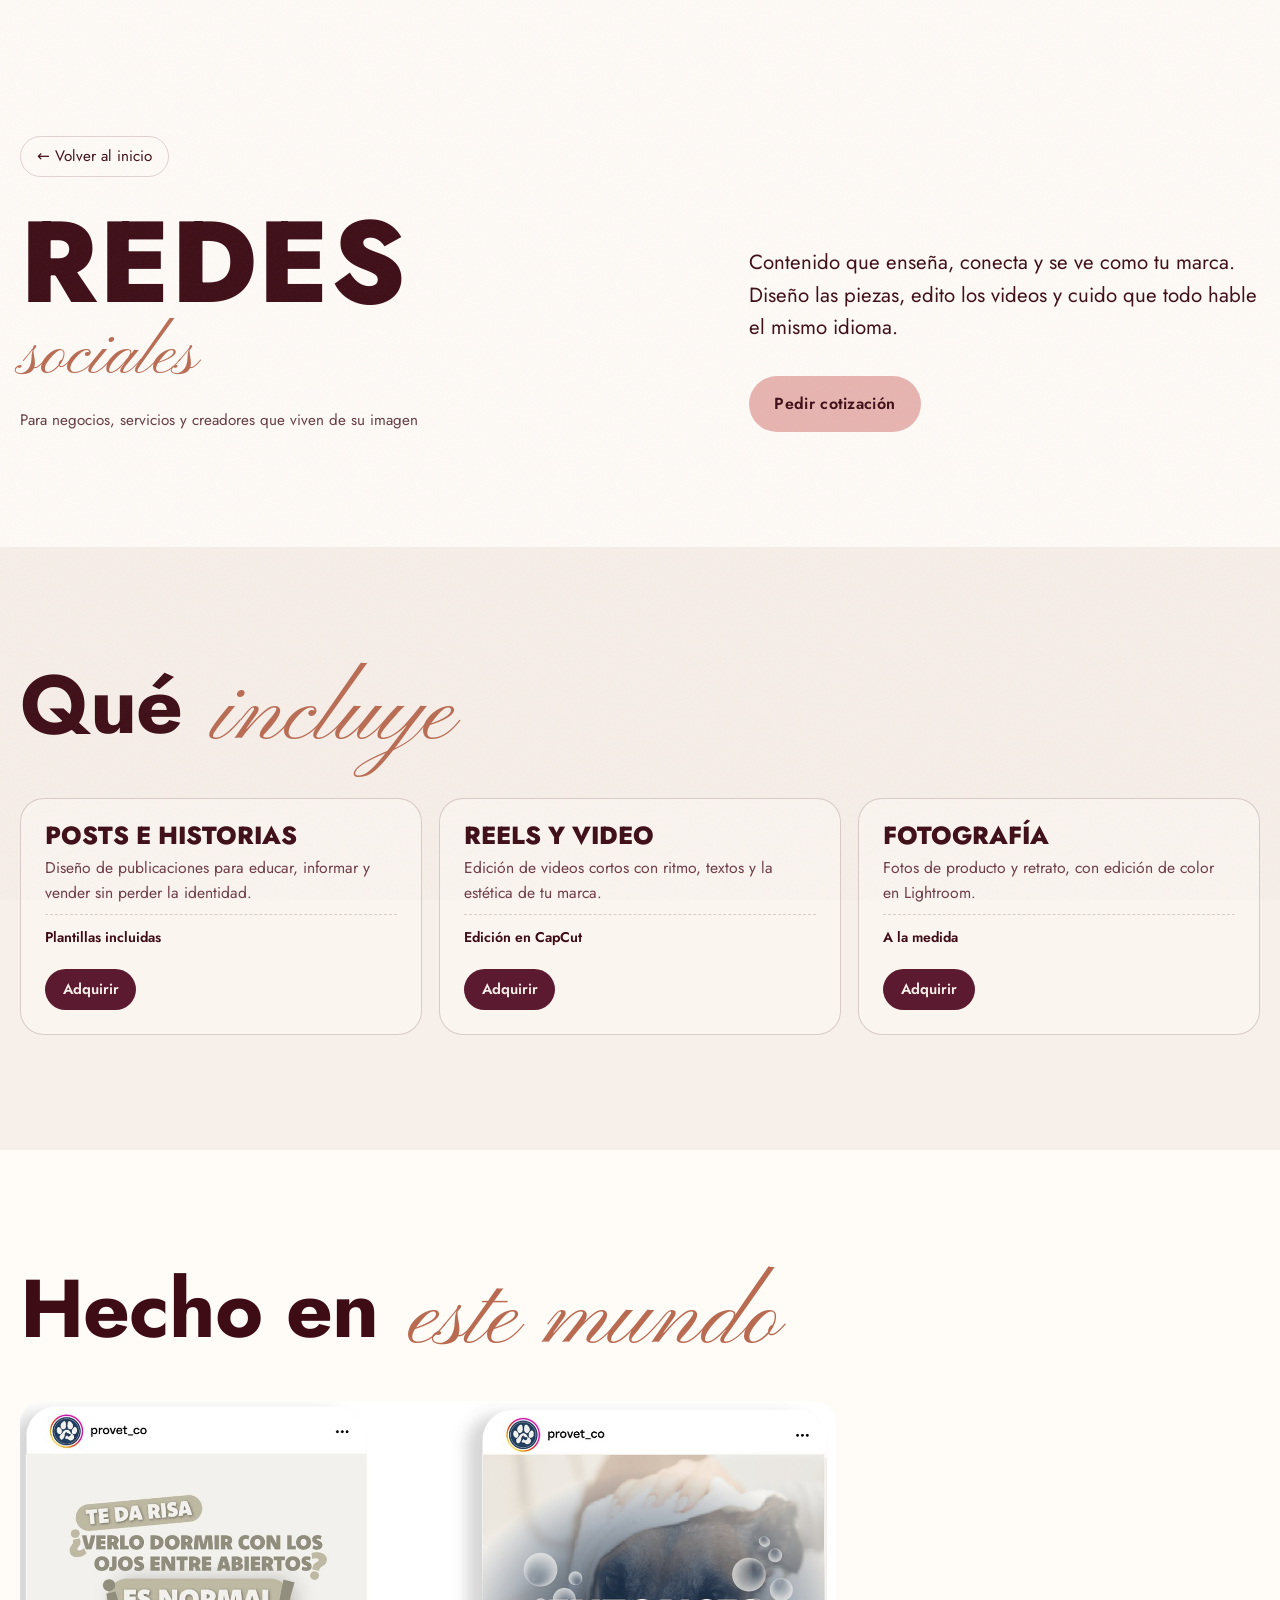
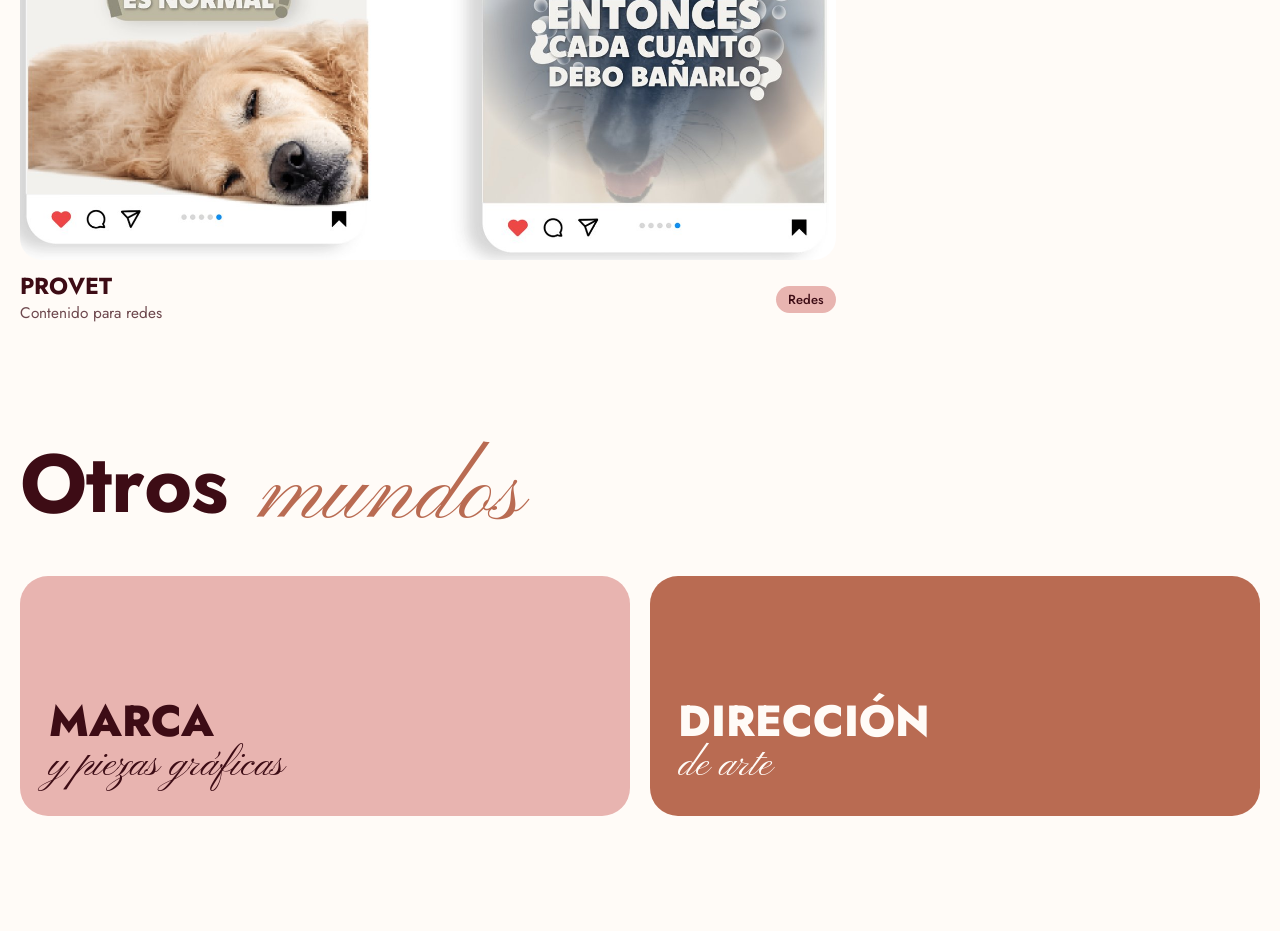
<file: redes.html>
<!DOCTYPE html>
<html lang="es">
<head>
<meta charset="utf-8">
<meta name="viewport" content="width=device-width, initial-scale=1, viewport-fit=cover">
<title>Redes · Sofía Moncada</title>
<meta name="description" content="Sofía Moncada, diseñadora crossmedia en Pereira, Colombia. Identidad de marca, contenido para redes y dirección de arte.">
<link rel="preconnect" href="https://fonts.googleapis.com">
<link rel="preconnect" href="https://fonts.gstatic.com" crossorigin>
<link href="https://fonts.googleapis.com/css2?family=Jost:wght@300;400;500;600;700;800;900&family=Pinyon+Script&display=swap" rel="stylesheet">
<link rel="stylesheet" href="css/base.css?v=20261124b">
<link rel="stylesheet" href="css/barra-menu.css?v=20261124b">
<link rel="stylesheet" href="css/pie.css?v=20261124b">
<link rel="stylesheet" href="css/mundos.css?v=20261123u">
<script>
(function(){var r=document.documentElement;try{var t=localStorage.getItem('sof-theme');if(t==='dark'||t==='light')r.dataset.theme=t;if(localStorage.getItem('sof-lang')==='en'){r.lang='en';r.classList.add('i18n');setTimeout(function(){r.classList.remove('i18n')},2500)}if(sessionStorage.getItem('sof-wipe')){r.classList.add('llegando');sessionStorage.removeItem('sof-wipe')}}catch(e){}})();
</script>
</head>
<body data-pagina="redes" data-world="redes">
<a class="skip" href="#" id="skip">Saltar al contenido</a>

<header class="nav" id="nav">
  <a class="logo" href="inicio.html" data-go aria-label="Trazo, inicio"><span class="script">Trazo</span></a>
  <nav class="links" aria-label="Principal">
    <a href="inicio.html" data-go>Inicio</a>
    <a href="sobre-mi.html" data-go>Sobre mí</a>
    <a href="proyectos.html" data-go>Proyectos</a>
  </nav>
  <a class="btn b-vino cta" href="planes.html" data-go>¡Trabajemos!</a>
  <button class="whatido" aria-controls="mega">Lo que hago</button>
  <button class="lang" type="button" translate="no"><span>ES</span><span>EN</span></button>
  <button class="theme" role="switch" aria-checked="false" aria-label="Modo oscuro" title="Cambiar a modo claro u oscuro"><span class="knob" aria-hidden="true"><svg class="sun" viewBox="0 0 24 24"><circle cx="12" cy="12" r="5"/><g stroke="currentColor" stroke-width="2" stroke-linecap="round"><path d="M12 1v3M12 20v3M1 12h3M20 12h3M4.2 4.2l2.1 2.1M17.7 17.7l2.1 2.1M4.2 19.8l2.1-2.1M17.7 6.3l2.1-2.1"/></g></svg><svg class="moon" viewBox="0 0 24 24"><path d="M20 14.5A8 8 0 0 1 9.5 4a8 8 0 1 0 10.5 10.5z"/></svg></span></button>
  <button class="menu-btn" aria-expanded="false" aria-controls="mega"><i></i>Menú</button>
</header>

<div class="mega" id="mega">
  <div class="wrap">
    <div class="mega-head"><div class="lbl"><span>Lo que hago</span></div><p class="script">elige tu plan y escríbeme</p></div>
    <div class="mega-grid">
      <div class="world w1">
        <a class="wh" href="marca.html" data-go><span class="wn">Para marcas nuevas y emprendimientos</span><h3>Marca <span class="script">y piezas</span></h3></a>
        <ul>
          <li><a href="marca.html" data-go>Identidad simple<small>Logo, paleta y tipografías · 3 entregables</small></a><button class="buy" data-buy="Identidad simple" data-w="Marca">Adquirir</button></li>
          <li><a href="marca.html" data-go>Manual de marca<small>Reglas de uso de tu marca · 8 entregables</small></a><button class="buy" data-buy="Manual de marca" data-w="Marca">Adquirir</button></li>
          <li><a href="marca.html" data-go>Identidad completa<small>Todo lo anterior + papelería y lanzamiento</small></a><button class="buy" data-buy="Identidad completa" data-w="Marca">Adquirir</button></li>
        </ul>
        <div class="seen"><small>Míralo en</small><div class="mini"><a href="proyecto.html?p=provet-marca" data-go>Provet</a><a href="proyecto.html?p=boticaria" data-go>Boticaria</a><a href="proyecto.html?p=tradicion-canasta" data-go>Tradición en canasta</a><a href="proyecto.html?p=museos" data-go>Museos y galerías</a><a href="proyecto.html?p=grotesco" data-go>Lo grotesco</a></div></div>
        <a class="go-plan" href="marca.html" data-go>Ver el mundo de marca</a>
      </div>
      <div class="world w2">
        <a class="wh" href="redes.html" data-go><span class="wn">Para negocios, servicios y creadores</span><h3>Redes <span class="script">sociales</span></h3></a>
        <ul>
          <li><a href="redes.html" data-go>Posts e historias<small>Piezas que enseñan, conectan y venden</small></a><button class="buy" data-buy="Posts e historias" data-w="Redes">Adquirir</button></li>
          <li><a href="redes.html" data-go>Reels y video<small>Edición con ritmo y con tu estética</small></a><button class="buy" data-buy="Reels y video" data-w="Redes">Adquirir</button></li>
          <li><a href="redes.html" data-go>Fotografía<small>Producto y retrato, con edición de color</small></a><button class="buy" data-buy="Fotografía" data-w="Redes">Adquirir</button></li>
        </ul>
        <div class="seen"><small>Míralo en</small><div class="mini"><a href="https://www.instagram.com/provet_co/" target="_blank" rel="noopener">Provet · redes</a></div></div>
        <a class="go-plan" href="redes.html" data-go>Ver el mundo de redes</a>
      </div>
      <div class="world w3">
        <a class="wh" href="direccion-arte.html" data-go><span class="wn">Para videoclips, comerciales y cortos</span><h3>Dirección <span class="script">de arte</span></h3></a>
        <ul>
          <li><a href="direccion-arte.html" data-go>Concepto visual<small>Referencias, paleta y propuesta para tu pieza</small></a><button class="buy" data-buy="Concepto visual" data-w="Dirección de arte">Adquirir</button></li>
          <li><a href="direccion-arte.html" data-go>Ambientación<small>Escenografía y utilería para cada escena</small></a><button class="buy" data-buy="Ambientación" data-w="Dirección de arte">Adquirir</button></li>
          <li><a href="direccion-arte.html" data-go>Arte en el set<small>Asistencia de arte y producción en rodaje</small></a><button class="buy" data-buy="Arte en el set" data-w="Dirección de arte">Adquirir</button></li>
        </ul>
        <div class="seen"><small>Míralo en</small><div class="mini"><a href="https://youtu.be/zzhdbEWIKj8" target="_blank" rel="noopener">Casualidad</a><a href="https://www.instagram.com/reel/DbKAtlABSrf/" target="_blank" rel="noopener">Servicarga</a><a href="https://youtu.be/2KBNRGW3v3w" target="_blank" rel="noopener">Noche de Sábado</a><a href="https://youtu.be/dAaUGrENSRQ" target="_blank" rel="noopener">Donde la música muere</a></div></div>
        <a class="go-plan" href="direccion-arte.html" data-go>Ver el mundo de arte</a>
      </div>
    </div>
    <div class="mega-more">
      <nav aria-label="Más"><a href="inicio.html" data-go>Inicio</a><a href="sobre-mi.html" data-go>Sobre mí</a><a href="proyectos.html" data-go>Proyectos</a><a href="planes.html" data-go>¡Trabajemos!</a><button data-scroll="contacto">Contacto</button></nav>
      <div class="mega-help">
        <p class="script">¿no sabes por dónde empezar?</p>
        <p>Agenda una asesoría de 2 horas y decidimos juntos el siguiente paso de tu marca.</p>
        <div class="row-btns" style="margin-top:1rem"><a class="btn b-vino" href="planes.html#asesoria" data-go>Ver asesoría</a><a class="btn b-line" href="https://wa.me/573225374248" target="_blank" rel="noopener">WhatsApp</a></div>
        <span class="clock" data-clock style="display:block;margin-top:1rem">Pereira</span>
      </div>
    </div>
  </div>
</div>

<main id="main" tabindex="-1">
  <div class="wp" data-world="redes"></div>
</main>

<footer class="contact" id="contacto" data-anchor="contacto">
  <div class="wrap">
    <h2 class="st">Trabajemos <span class="script">Juntos</span></h2>
    <div class="cgrid">
      <div><h4>Escríbeme</h4><button id="copy">somonjara2005@gmail.com</button><a href="https://wa.me/573225374248" target="_blank" rel="noopener">WhatsApp · 322 537 4248</a></div>
      <div><h4>Redes</h4><a href="https://instagram.com/_nthlky_" target="_blank" rel="noopener">Instagram · @_nthlky_</a><a href="https://www.behance.net/gallery/258978207/Portafolio-Diseno-Crossmedia-Sof" target="_blank" rel="noopener">Behance · Portafolio crossmedia</a></div>
      <div><h4>Estudio</h4><p>Pereira, Colombia</p></div>
      <div><h4>App</h4><a href="apk/Trazo_app.apk" download>Descargar para Android</a><p>APK · 56 MB</p></div>
    </div>
    <div class="cbase"><span>© 2026 Sofía Moncada Jaramillo · Trazo. Todos los derechos reservados.</span><span class="clema">Arte desde el alma y corazón</span><p class="cder">Los diseños, ilustraciones, fotografías y textos de este portafolio están protegidos por derechos de autor. No está permitido copiarlos, reproducirlos ni usarlos sin autorización. Las marcas y logotipos de clientes pertenecen a sus respectivos dueños y se muestran como parte del trabajo realizado.</p></div>
  </div>
</footer>

<div class="wipe" aria-hidden="true"><span></span><span></span><span></span><span></span></div>
<div class="toast" id="toast" role="status" aria-live="polite"></div>

<script src="js/en.js?v=20261124i"></script>
<script src="js/idioma.js?v=20261124b"></script>
<script src="js/main.js?v=20261124b"></script>
<script src="js/datos.js?v=20261124e"></script>
<script src="js/mundos.js?v=20261123u"></script>
</body>
</html>
</file>
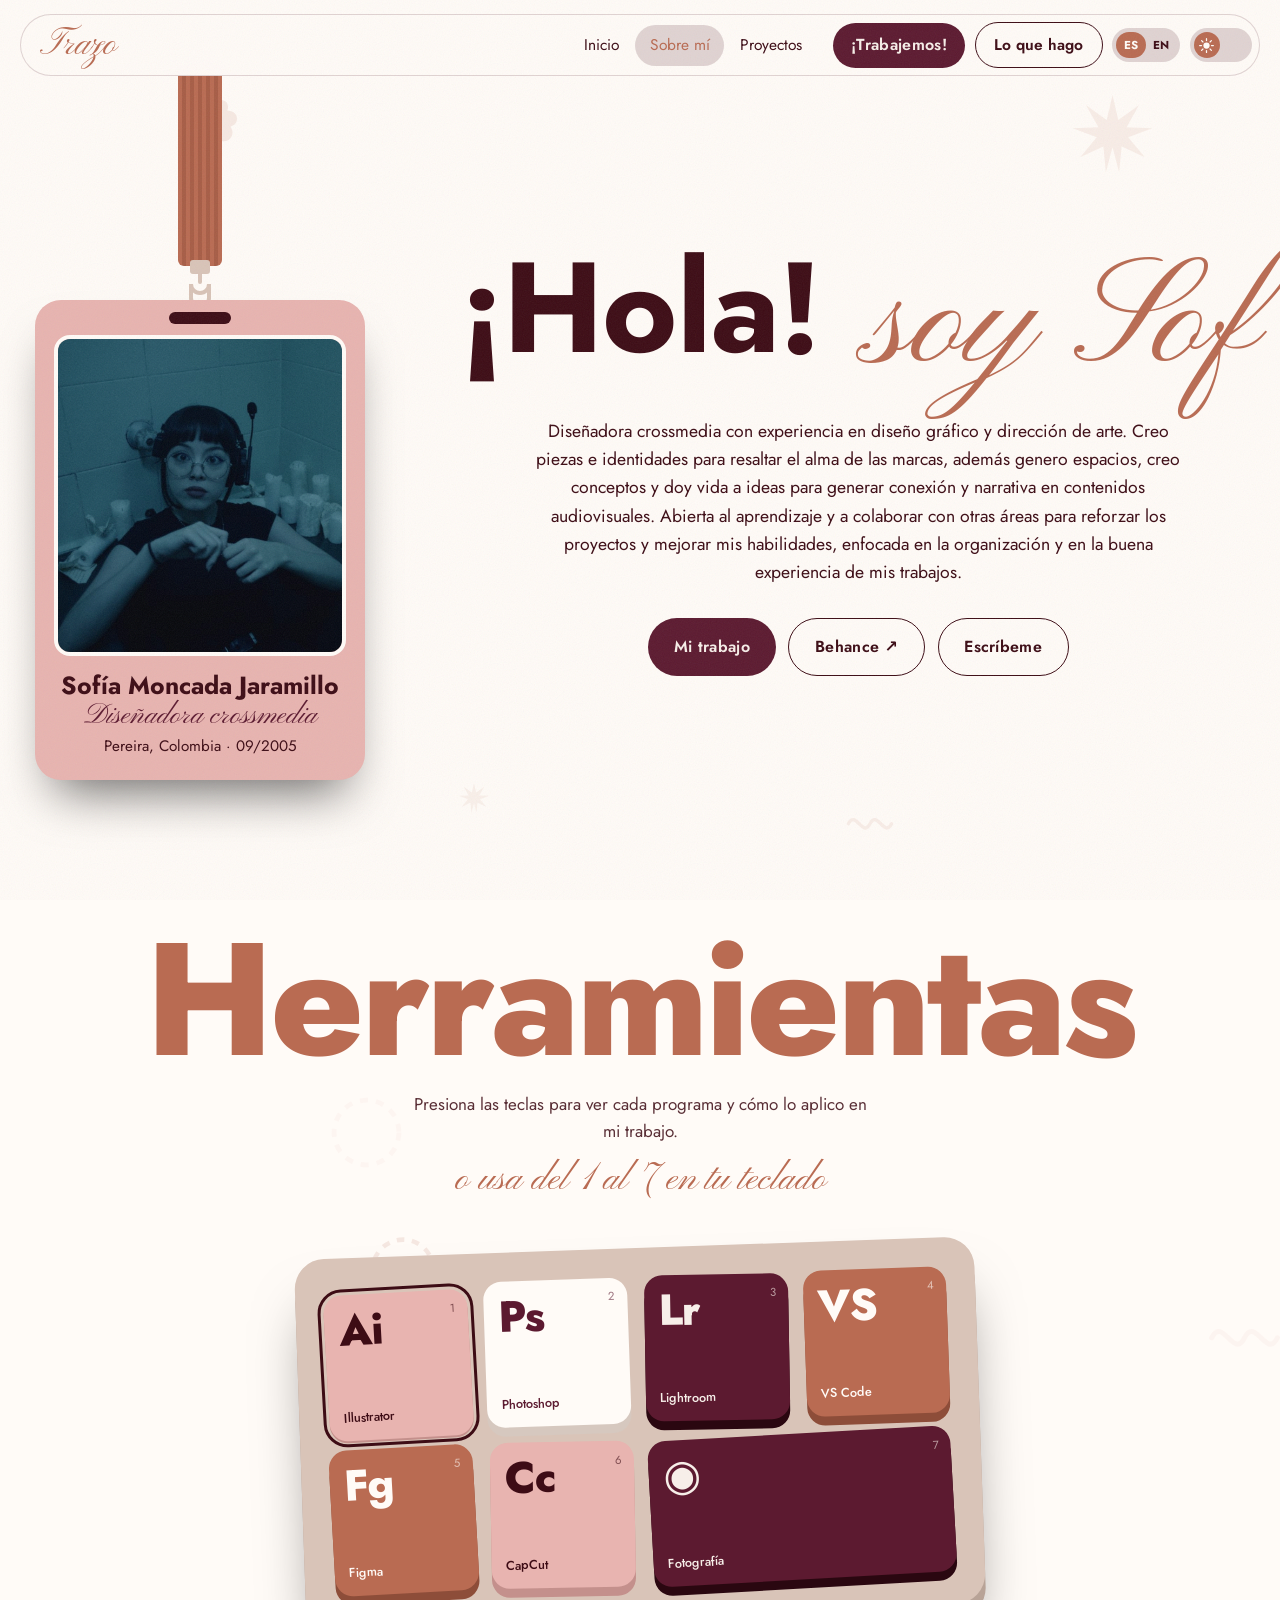
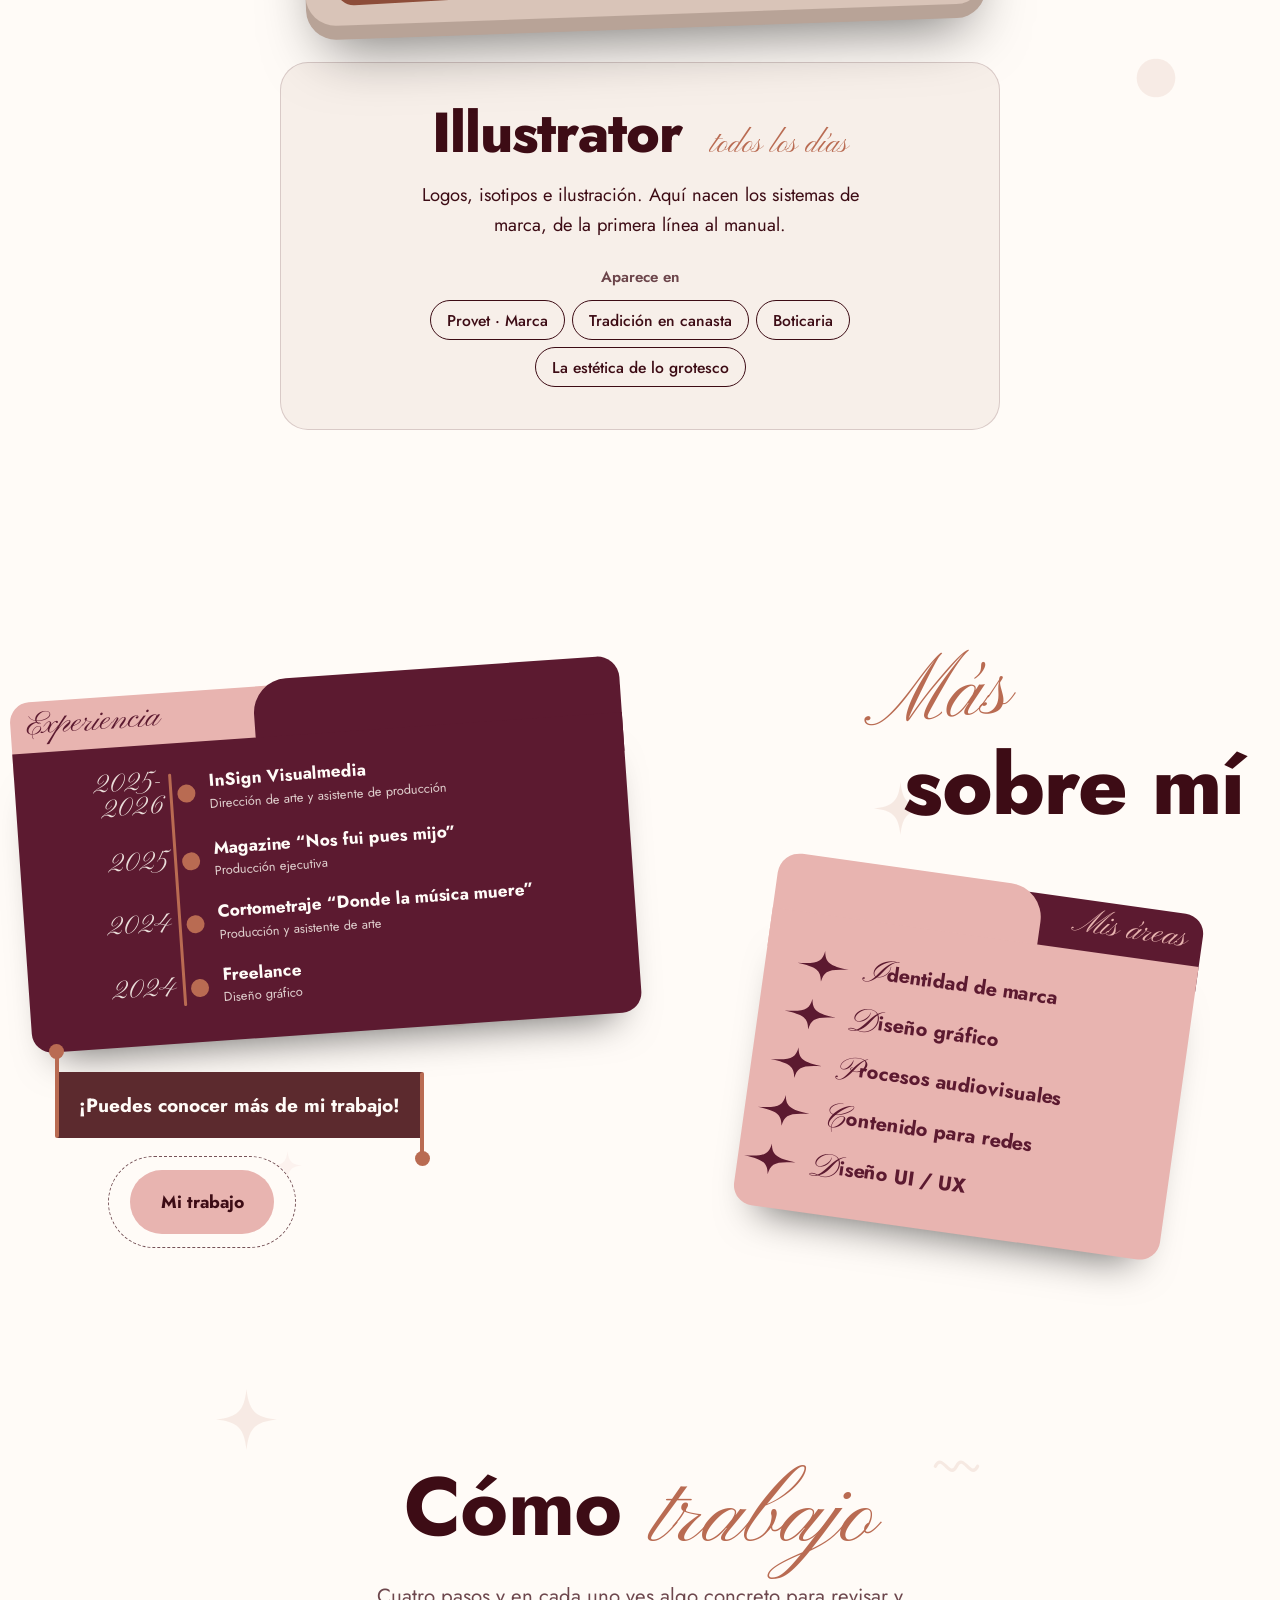
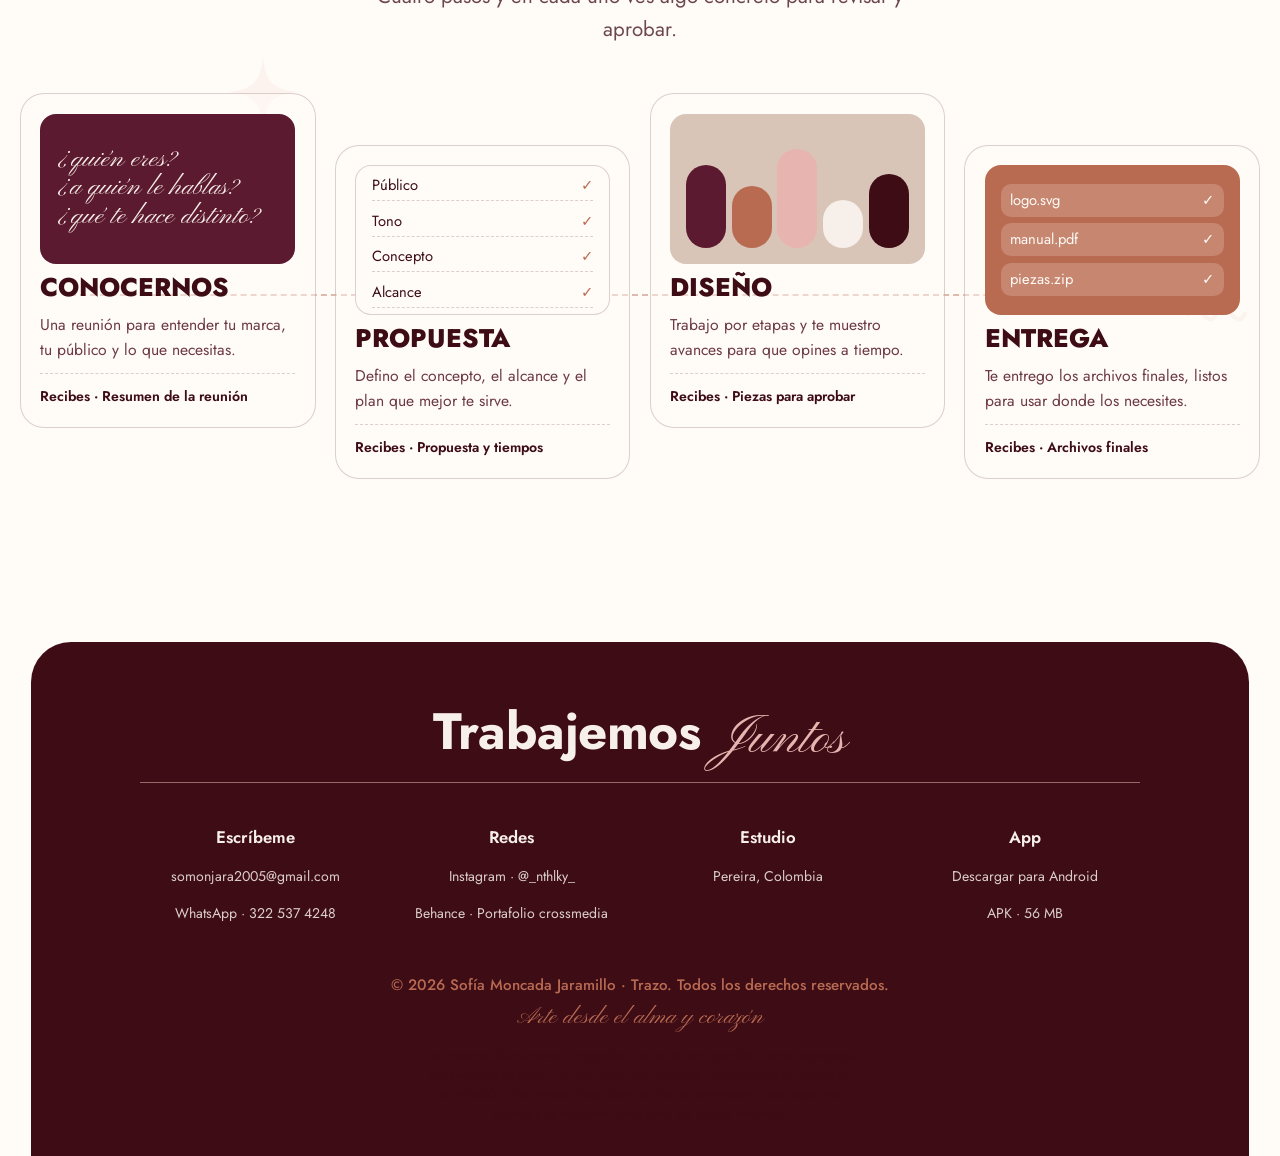
<file: sobre-mi.html>
<!DOCTYPE html>
<html lang="es">
<head>
<meta charset="utf-8">
<meta name="viewport" content="width=device-width, initial-scale=1, viewport-fit=cover">
<title>Sobre mí · Sofía Moncada</title>
<meta name="description" content="Sofía Moncada, diseñadora crossmedia en Pereira, Colombia. Identidad de marca, contenido para redes y dirección de arte.">
<link rel="preconnect" href="https://fonts.googleapis.com">
<link rel="preconnect" href="https://fonts.gstatic.com" crossorigin>
<link href="https://fonts.googleapis.com/css2?family=Jost:wght@300;400;500;600;700;800;900&family=Pinyon+Script&display=swap" rel="stylesheet">
<link rel="stylesheet" href="css/base.css?v=20261124b">
<link rel="stylesheet" href="css/barra-menu.css?v=20261124b">
<link rel="stylesheet" href="css/pie.css?v=20261124b">
<link rel="stylesheet" href="css/sobre-mi.css?v=20261124a">
<script>
(function(){var r=document.documentElement;try{var t=localStorage.getItem('sof-theme');if(t==='dark'||t==='light')r.dataset.theme=t;if(localStorage.getItem('sof-lang')==='en'){r.lang='en';r.classList.add('i18n');setTimeout(function(){r.classList.remove('i18n')},2500)}if(sessionStorage.getItem('sof-wipe')){r.classList.add('llegando');sessionStorage.removeItem('sof-wipe')}}catch(e){}})();
</script>
</head>
<body data-pagina="sobre-mi">
<a class="skip" href="#" id="skip">Saltar al contenido</a>

<header class="nav" id="nav">
  <a class="logo" href="inicio.html" data-go aria-label="Trazo, inicio"><span class="script">Trazo</span></a>
  <nav class="links" aria-label="Principal">
    <a href="inicio.html" data-go>Inicio</a>
    <a href="sobre-mi.html" data-go aria-current="page">Sobre mí</a>
    <a href="proyectos.html" data-go>Proyectos</a>
  </nav>
  <a class="btn b-vino cta" href="planes.html" data-go>¡Trabajemos!</a>
  <button class="whatido" aria-controls="mega">Lo que hago</button>
  <button class="lang" type="button" translate="no"><span>ES</span><span>EN</span></button>
  <button class="theme" role="switch" aria-checked="false" aria-label="Modo oscuro" title="Cambiar a modo claro u oscuro"><span class="knob" aria-hidden="true"><svg class="sun" viewBox="0 0 24 24"><circle cx="12" cy="12" r="5"/><g stroke="currentColor" stroke-width="2" stroke-linecap="round"><path d="M12 1v3M12 20v3M1 12h3M20 12h3M4.2 4.2l2.1 2.1M17.7 17.7l2.1 2.1M4.2 19.8l2.1-2.1M17.7 6.3l2.1-2.1"/></g></svg><svg class="moon" viewBox="0 0 24 24"><path d="M20 14.5A8 8 0 0 1 9.5 4a8 8 0 1 0 10.5 10.5z"/></svg></span></button>
  <button class="menu-btn" aria-expanded="false" aria-controls="mega"><i></i>Menú</button>
</header>

<div class="mega" id="mega">
  <div class="wrap">
    <div class="mega-head"><div class="lbl"><span>Lo que hago</span></div><p class="script">elige tu plan y escríbeme</p></div>
    <div class="mega-grid">
      <div class="world w1">
        <a class="wh" href="marca.html" data-go><span class="wn">Para marcas nuevas y emprendimientos</span><h3>Marca <span class="script">y piezas</span></h3></a>
        <ul>
          <li><a href="marca.html" data-go>Identidad simple<small>Logo, paleta y tipografías · 3 entregables</small></a><button class="buy" data-buy="Identidad simple" data-w="Marca">Adquirir</button></li>
          <li><a href="marca.html" data-go>Manual de marca<small>Reglas de uso de tu marca · 8 entregables</small></a><button class="buy" data-buy="Manual de marca" data-w="Marca">Adquirir</button></li>
          <li><a href="marca.html" data-go>Identidad completa<small>Todo lo anterior + papelería y lanzamiento</small></a><button class="buy" data-buy="Identidad completa" data-w="Marca">Adquirir</button></li>
        </ul>
        <div class="seen"><small>Míralo en</small><div class="mini"><a href="proyecto.html?p=provet-marca" data-go>Provet</a><a href="proyecto.html?p=boticaria" data-go>Boticaria</a><a href="proyecto.html?p=tradicion-canasta" data-go>Tradición en canasta</a><a href="proyecto.html?p=museos" data-go>Museos y galerías</a><a href="proyecto.html?p=grotesco" data-go>Lo grotesco</a></div></div>
        <a class="go-plan" href="marca.html" data-go>Ver el mundo de marca</a>
      </div>
      <div class="world w2">
        <a class="wh" href="redes.html" data-go><span class="wn">Para negocios, servicios y creadores</span><h3>Redes <span class="script">sociales</span></h3></a>
        <ul>
          <li><a href="redes.html" data-go>Posts e historias<small>Piezas que enseñan, conectan y venden</small></a><button class="buy" data-buy="Posts e historias" data-w="Redes">Adquirir</button></li>
          <li><a href="redes.html" data-go>Reels y video<small>Edición con ritmo y con tu estética</small></a><button class="buy" data-buy="Reels y video" data-w="Redes">Adquirir</button></li>
          <li><a href="redes.html" data-go>Fotografía<small>Producto y retrato, con edición de color</small></a><button class="buy" data-buy="Fotografía" data-w="Redes">Adquirir</button></li>
        </ul>
        <div class="seen"><small>Míralo en</small><div class="mini"><a href="https://www.instagram.com/provet_co/" target="_blank" rel="noopener">Provet · redes</a></div></div>
        <a class="go-plan" href="redes.html" data-go>Ver el mundo de redes</a>
      </div>
      <div class="world w3">
        <a class="wh" href="direccion-arte.html" data-go><span class="wn">Para videoclips, comerciales y cortos</span><h3>Dirección <span class="script">de arte</span></h3></a>
        <ul>
          <li><a href="direccion-arte.html" data-go>Concepto visual<small>Referencias, paleta y propuesta para tu pieza</small></a><button class="buy" data-buy="Concepto visual" data-w="Dirección de arte">Adquirir</button></li>
          <li><a href="direccion-arte.html" data-go>Ambientación<small>Escenografía y utilería para cada escena</small></a><button class="buy" data-buy="Ambientación" data-w="Dirección de arte">Adquirir</button></li>
          <li><a href="direccion-arte.html" data-go>Arte en el set<small>Asistencia de arte y producción en rodaje</small></a><button class="buy" data-buy="Arte en el set" data-w="Dirección de arte">Adquirir</button></li>
        </ul>
        <div class="seen"><small>Míralo en</small><div class="mini"><a href="https://youtu.be/zzhdbEWIKj8" target="_blank" rel="noopener">Casualidad</a><a href="https://www.instagram.com/reel/DbKAtlABSrf/" target="_blank" rel="noopener">Servicarga</a><a href="https://youtu.be/2KBNRGW3v3w" target="_blank" rel="noopener">Noche de Sábado</a><a href="https://youtu.be/dAaUGrENSRQ" target="_blank" rel="noopener">Donde la música muere</a></div></div>
        <a class="go-plan" href="direccion-arte.html" data-go>Ver el mundo de arte</a>
      </div>
    </div>
    <div class="mega-more">
      <nav aria-label="Más"><a href="inicio.html" data-go>Inicio</a><a href="sobre-mi.html" data-go>Sobre mí</a><a href="proyectos.html" data-go>Proyectos</a><a href="planes.html" data-go>¡Trabajemos!</a><button data-scroll="contacto">Contacto</button></nav>
      <div class="mega-help">
        <p class="script">¿no sabes por dónde empezar?</p>
        <p>Agenda una asesoría de 2 horas y decidimos juntos el siguiente paso de tu marca.</p>
        <div class="row-btns" style="margin-top:1rem"><a class="btn b-vino" href="planes.html#asesoria" data-go>Ver asesoría</a><a class="btn b-line" href="https://wa.me/573225374248" target="_blank" rel="noopener">WhatsApp</a></div>
        <span class="clock" data-clock style="display:block;margin-top:1rem">Pereira</span>
      </div>
    </div>
  </div>
</div>

<main id="main" tabindex="-1">

  <section class="pad top">
    <div class="wrap">
      <div class="about-top">
        <div class="lanyard" id="lanyard">
          <div class="strap"></div>
          <svg class="hook" viewBox="0 0 46 54" aria-hidden="true"><rect x="13" y="0" width="20" height="14" rx="3" fill="#D9C4B8"/><path d="M23 14 v8 M14 24 a9 9 0 1 0 18 0 v14 a9 9 0 0 1 -18 0z" stroke="#D9C4B8" stroke-width="4" fill="none" stroke-linecap="round"/></svg>
          <div class="badge">
            <div class="photo"><img src="img/foto_sof.jpeg" alt="Retrato de Sofía Moncada" draggable="false"></div>
            <h3>Sofía Moncada Jaramillo</h3><p class="role">Diseñadora crossmedia</p><p>Pereira, Colombia · 09/2005</p>
          </div>
        </div>
        <div class="about-text">
          <h1 class="st" style="font-size:clamp(3.4rem,10vw,8rem)">¡Hola! <span class="script">soy Sof</span></h1>
          <p style="margin-top:1.6rem;max-width:60ch;font-size:1.1rem">Diseñadora crossmedia con experiencia en diseño gráfico y dirección de arte. Creo piezas e identidades para resaltar el alma de las marcas, además genero espacios, creo conceptos y doy vida a ideas para generar conexión y narrativa en contenidos audiovisuales. Abierta al aprendizaje y a colaborar con otras áreas para reforzar los proyectos y mejorar mis habilidades, enfocada en la organización y en la buena experiencia de mis trabajos.</p>
          <div class="row-btns"><a class="btn b-vino" href="proyectos.html" data-go>Mi trabajo</a><a class="btn b-line" href="https://www.behance.net/gallery/258978207/Portafolio-Diseno-Crossmedia-Sof" target="_blank" rel="noopener">Behance ↗</a><button class="btn b-line" data-scroll="contacto">Escríbeme</button></div>
        </div>
      </div>
    </div>
  </section>

  <section class="pad center" data-anchor="herramientas" style="padding-top:2rem">
    <div class="wrap">
      <h2 class="kb-title">Herramientas</h2>
      <div class="kb-sub"><p>Presiona las teclas para ver cada programa y cómo lo aplico en mi trabajo.</p><span class="script">o usa del 1 al 7 en tu teclado</span></div>
      <div class="kb stack">
        <div class="tray"><div class="keys" id="keys" role="group" aria-label="Programas"></div></div>
        <div class="kpanel" id="kpanel" aria-live="polite"></div>
      </div>
    </div>
  </section>

  <section class="pad mas">
    <div class="wrap mas-grid">
      <h2 class="mas-title"><span class="script">Más</span><b>sobre mí</b></h2>
      <article class="fd fd-exp">
        <span class="fd-tab"><span class="script">Experiencia</span></span>
        <span class="fd-lip" aria-hidden="true"></span>
        <div class="fd-body">
          <ol class="ftl">
            <li><time class="script">2025-2026</time><i aria-hidden="true"></i><div><b>InSign Visualmedia</b><small>Dirección de arte y asistente de producción</small></div></li>
            <li><time class="script">2025</time><i aria-hidden="true"></i><div><b>Magazine “Nos fui pues mijo”</b><small>Producción ejecutiva</small></div></li>
            <li><time class="script">2024</time><i aria-hidden="true"></i><div><b>Cortometraje “Donde la música muere”</b><small>Producción y asistente de arte</small></div></li>
            <li><time class="script">2024</time><i aria-hidden="true"></i><div><b>Freelance</b><small>Diseño gráfico</small></div></li>
          </ol>
        </div>
      </article>
      <article class="fd fd-areas">
        <span class="fd-tab"><span class="script">Mis áreas</span></span>
        <span class="fd-lip" aria-hidden="true"></span>
        <div class="fd-body">
          <ul class="fareas">
            <li><svg viewBox="0 0 100 60" aria-hidden="true"><path d="M50 0C53 22 62 27 100 30 62 33 53 38 50 60 47 38 38 33 0 30 38 27 47 22 50 0z"/></svg><span data-i18n><span class="script">I</span>dentidad de marca</span></li>
            <li><svg viewBox="0 0 100 60" aria-hidden="true"><path d="M50 0C53 22 62 27 100 30 62 33 53 38 50 60 47 38 38 33 0 30 38 27 47 22 50 0z"/></svg><span data-i18n><span class="script">D</span>iseño gráfico</span></li>
            <li><svg viewBox="0 0 100 60" aria-hidden="true"><path d="M50 0C53 22 62 27 100 30 62 33 53 38 50 60 47 38 38 33 0 30 38 27 47 22 50 0z"/></svg><span data-i18n><span class="script">P</span>rocesos audiovisuales</span></li>
            <li><svg viewBox="0 0 100 60" aria-hidden="true"><path d="M50 0C53 22 62 27 100 30 62 33 53 38 50 60 47 38 38 33 0 30 38 27 47 22 50 0z"/></svg><span data-i18n><span class="script">C</span>ontenido para redes</span></li>
            <li><svg viewBox="0 0 100 60" aria-hidden="true"><path d="M50 0C53 22 62 27 100 30 62 33 53 38 50 60 47 38 38 33 0 30 38 27 47 22 50 0z"/></svg><span data-i18n><span class="script">D</span>iseño UI / UX</span></li>
          </ul>
        </div>
      </article>
      <div class="mas-cta">
        <p class="hang"><i class="hl" aria-hidden="true"></i><i class="hr" aria-hidden="true"></i>¡Puedes conocer más de mi trabajo!</p>
        <a class="ring-btn" href="proyectos.html" data-go><span>Mi trabajo</span></a>
      </div>
    </div>
  </section>

  <section class="pad center">
    <div class="wrap">
      <h2 class="st">Cómo <span class="script">trabajo</span></h2>
      <p class="lede muted" style="margin:1.2rem auto 0">Cuatro pasos y en cada uno ves algo concreto para revisar y aprobar.</p>
      <div class="zig-wrap">
      <ol class="steps zig">
        <li class="step rv"><div class="art a1"><p>¿quién eres?<br>¿a quién le hablas?<br>¿qué te hace distinto?</p></div><h3>Conocernos</h3><p>Una reunión para entender tu marca, tu público y lo que necesitas.</p><span class="out">Recibes · Resumen de la reunión</span></li>
        <li class="step rv"><div class="art a2"><div>Público <b>✓</b></div><div>Tono <b>✓</b></div><div>Concepto <b>✓</b></div><div>Alcance <b>✓</b></div></div><h3>Propuesta</h3><p>Defino el concepto, el alcance y el plan que mejor te sirve.</p><span class="out">Recibes · Propuesta y tiempos</span></li>
        <li class="step rv"><div class="art a3" aria-hidden="true"><i style="--h:70%;background:var(--vino)"></i><i style="--h:52%;background:var(--terra)"></i><i style="--h:84%;background:var(--rosa)"></i><i style="--h:40%;background:var(--crema)"></i><i style="--h:62%;background:var(--vino-osc)"></i></div><h3>Diseño</h3><p>Trabajo por etapas y te muestro avances para que opines a tiempo.</p><span class="out">Recibes · Piezas para aprobar</span></li>
        <li class="step rv"><div class="art a4"><span>logo.svg <b>✓</b></span><span>manual.pdf <b>✓</b></span><span>piezas.zip <b>✓</b></span></div><h3>Entrega</h3><p>Te entrego los archivos finales, listos para usar donde los necesites.</p><span class="out">Recibes · Archivos finales</span></li>
      </ol>
      </div>
    </div>
  </section>

</main>

<footer class="contact" id="contacto" data-anchor="contacto">
  <div class="wrap">
    <h2 class="st">Trabajemos <span class="script">Juntos</span></h2>
    <div class="cgrid">
      <div><h4>Escríbeme</h4><button id="copy">somonjara2005@gmail.com</button><a href="https://wa.me/573225374248" target="_blank" rel="noopener">WhatsApp · 322 537 4248</a></div>
      <div><h4>Redes</h4><a href="https://instagram.com/_nthlky_" target="_blank" rel="noopener">Instagram · @_nthlky_</a><a href="https://www.behance.net/gallery/258978207/Portafolio-Diseno-Crossmedia-Sof" target="_blank" rel="noopener">Behance · Portafolio crossmedia</a></div>
      <div><h4>Estudio</h4><p>Pereira, Colombia</p></div>
      <div><h4>App</h4><a href="apk/Trazo_app.apk" download>Descargar para Android</a><p>APK · 56 MB</p></div>
    </div>
    <div class="cbase"><span>© 2026 Sofía Moncada Jaramillo · Trazo. Todos los derechos reservados.</span><span class="clema">Arte desde el alma y corazón</span><p class="cder">Los diseños, ilustraciones, fotografías y textos de este portafolio están protegidos por derechos de autor. No está permitido copiarlos, reproducirlos ni usarlos sin autorización. Las marcas y logotipos de clientes pertenecen a sus respectivos dueños y se muestran como parte del trabajo realizado.</p></div>
  </div>
</footer>

<div class="wipe" aria-hidden="true"><span></span><span></span><span></span><span></span></div>
<div class="toast" id="toast" role="status" aria-live="polite"></div>

<script src="js/en.js?v=20261124i"></script>
<script src="js/idioma.js?v=20261124b"></script>
<script src="js/main.js?v=20261124b"></script>
<script src="js/datos.js?v=20261124e"></script>
<script src="js/sobre-mi.js?v=20261124c"></script>
</body>
</html>
</file>
<file: css/base.css>
:root{
  --vino:#5C1A30;--vino-osc:#3D0C15;--crema:#F7EFE9;--blanco:#FFFBF7;--rosa:#E8B4B0;--terra:#B96B52;--arena:#D9C4B8;
  --bg:#FFFBF7;--fg:#3D0C15;--fg-soft:#6d3a44;--accent:#B96B52;--nav-bg:rgba(255,251,247,.84);--panel:#F7EFE9;
  --paper:#F7EFE9;--on-paper:#3D0C15;--on-paper-soft:#6d3a44;
  --line:rgba(61,12,21,.16);--line-p:rgba(61,12,21,.18);
  --stripe-a:#FFFBF7;--stripe-b:#F6E3DE;--grid:rgba(185,107,82,.14);
  --sans:"Jost","Futura","Century Gothic","Avenir Next",system-ui,sans-serif;
  --script:"Pinyon Script","Snell Roundhand","Apple Chancery",cursive;
  color-scheme:light;box-sizing:border-box;
  padding-top:env(safe-area-inset-top,0px);padding-bottom:env(safe-area-inset-bottom,0px);
}
@media (prefers-color-scheme:dark){:root:not([data-theme="light"]){--bg:#3D0C15;--fg:#F7EFE9;--fg-soft:#e2c9c4;--accent:#E8B4B0;--nav-bg:rgba(61,12,21,.82);--panel:rgba(92,26,48,.55);--paper:#4a1426;--on-paper:#F7EFE9;--on-paper-soft:#e2c9c4;--line:rgba(247,239,233,.16);--line-p:rgba(247,239,233,.18);--stripe-a:#3D0C15;--stripe-b:#47111f;--grid:rgba(232,180,176,.1);color-scheme:dark}}
:root[data-theme="dark"]{--bg:#3D0C15;--fg:#F7EFE9;--fg-soft:#e2c9c4;--accent:#E8B4B0;--nav-bg:rgba(61,12,21,.82);--panel:rgba(92,26,48,.55);--paper:#4a1426;--on-paper:#F7EFE9;--on-paper-soft:#e2c9c4;--line:rgba(247,239,233,.16);--line-p:rgba(247,239,233,.18);--stripe-a:#3D0C15;--stripe-b:#47111f;--grid:rgba(232,180,176,.1);color-scheme:dark}
*,*::before,*::after{box-sizing:inherit;margin:0;padding:0}
html{scroll-padding-top:calc(env(safe-area-inset-top,0px) + 90px)}
body{background:var(--bg);color:var(--fg);transition:background-color .5s,color .5s;font-family:var(--sans);font-size:1.0625rem;line-height:1.6;-webkit-font-smoothing:antialiased;overflow-x:hidden}
body::before{content:"";position:fixed;inset:0 0 auto;height:env(safe-area-inset-top,0px);z-index:70;background:var(--bg)}
body::after{content:"";position:fixed;inset:0;pointer-events:none;z-index:96;opacity:.07;background-image:url("data:image/svg+xml,%3Csvg xmlns='http://www.w3.org/2000/svg' width='200' height='200'%3E%3Cfilter id='n'%3E%3CfeTurbulence type='fractalNoise' baseFrequency='.85' numOctaves='3' stitchTiles='stitch'/%3E%3C/filter%3E%3Crect width='100%25' height='100%25' filter='url(%23n)'/%3E%3C/svg%3E")}
img{max-width:100%;display:block}
a{color:inherit}
button,input,textarea{font:inherit;color:inherit}
button{background:none;border:0;cursor:pointer}
:focus-visible{outline:3px solid var(--accent);outline-offset:3px;border-radius:6px}
.wrap{width:min(1240px,100% - 2.5rem);margin-inline:auto}
main{overflow-x:clip;min-height:70vh}
.skip{position:absolute;left:-999px;top:0}
.skip:focus{left:1rem;top:1rem;z-index:100;background:var(--rosa);color:var(--vino-osc);padding:.6rem 1rem;border-radius:999px}

.display{font-weight:800;text-transform:uppercase;line-height:.92;letter-spacing:.01em}
.script{font-family:var(--script);font-weight:400;line-height:1;letter-spacing:0;text-transform:none}
.h-xl{font-size:clamp(3rem,9vw,8rem)}
.h-l{font-size:clamp(2.4rem,6vw,4.8rem)}
.h-m{font-size:clamp(1.9rem,3.6vw,2.8rem)}
.st{font-weight:700;letter-spacing:-.01em;line-height:1;font-size:clamp(2.6rem,6.4vw,5.6rem)}
.st .script{font-size:1.18em;color:var(--accent);margin-left:.06em;display:inline-block;transform:translateY(.06em)}

.lede{font-size:clamp(1.1rem,1.6vw,1.3rem);max-width:48ch}
.muted{opacity:.75}
.lbl{display:flex;align-items:baseline;gap:.8rem;font-size:.92rem;margin-bottom:1.6rem}
.lbl b{font-weight:600;font-variant-numeric:tabular-nums;color:var(--accent)}
.lbl span{opacity:.8}
.fig{font-size:.85rem;opacity:.7;margin-top:.8rem;font-style:italic}
.fig b{font-style:normal;font-weight:600}
.hr{border:0;border-top:1px solid var(--line)}
.paper .hr{border-color:var(--line-p)}

.btn{display:inline-flex;align-items:center;justify-content:center;gap:.6rem;padding:.95rem 1.6rem;border-radius:999px;font-weight:600;font-size:1rem;text-decoration:none;letter-spacing:.02em;transition:transform .35s cubic-bezier(.3,1.6,.5,1),background .25s,color .25s;white-space:nowrap}
.btn:hover{transform:translateY(-3px) rotate(-1.5deg)}
.b-rosa{background:var(--rosa);color:var(--vino-osc)}
.b-line{border:1.5px solid currentColor}
.b-vino{background:var(--vino);color:var(--crema)}
.row-btns{display:flex;flex-wrap:wrap;gap:.8rem;margin-top:2rem}
.chips{display:flex;flex-wrap:wrap;gap:.45rem}
.chip{border:1.5px solid currentColor;border-radius:999px;padding:.28rem .9rem;font-size:.93rem;white-space:nowrap}

[data-view]{display:none}
[data-view].on{display:block;animation:viewin .7s cubic-bezier(.2,.8,.2,1)}
@keyframes viewin{from{opacity:0;transform:translateY(24px)}}
.pad{padding:clamp(4.5rem,9vw,7.5rem) 0}
.top{padding-top:calc(env(safe-area-inset-top,0px) + 8.5rem)}
.paper{background:var(--paper);color:var(--on-paper)}

.ribbon{background:var(--rosa);color:var(--vino-osc);overflow:hidden;transform:rotate(-1.6deg);margin:0 -1rem;box-shadow:0 10px 24px rgba(0,0,0,.25)}
.ribbon .track{display:flex;width:max-content;animation:slide 30s linear infinite;padding:.8rem 0}
.ribbon span{font-weight:600;font-size:clamp(1.05rem,2vw,1.4rem);white-space:nowrap;padding-inline:1.2rem;display:flex;gap:2.4rem;align-items:center;letter-spacing:.02em}
.ribbon span::after{content:"✶";color:var(--terra)}
@keyframes slide{to{transform:translateX(-50%)}}

@media (prefers-reduced-motion:reduce){
  *,*::before,*::after{animation-duration:.001ms!important;animation-iteration-count:1!important;transition-duration:.001ms!important}
  .hero h1 .w>span{transform:none}.rv{opacity:1;translate:0 0}.manif .w{opacity:1}
}
@keyframes spin{to{transform:rotate(360deg)}}
.theme{width:62px;height:34px;border-radius:999px;background:var(--line);position:relative;flex:none}
.theme .knob{position:absolute;top:4px;left:4px;width:26px;height:26px;border-radius:50%;background:var(--terra);color:var(--blanco);display:grid;place-items:center;transition:transform .45s cubic-bezier(.3,1.6,.4,1),background .4s}
.theme svg{width:15px;height:15px;fill:currentColor;grid-area:1/1;transition:opacity .3s,transform .45s}
.theme .moon{opacity:0;transform:rotate(-90deg)}
.theme[aria-checked="true"] .knob{transform:translateX(28px);background:var(--rosa);color:var(--vino-osc)}
.theme[aria-checked="true"] .sun{opacity:0;transform:rotate(90deg)}
.theme[aria-checked="true"] .moon{opacity:1;transform:none}

.wcard.w2,.bk2,.c-exp,.b-desc,.b-pal,.pk2,.expect li{box-shadow:inset 0 0 0 1.5px var(--line)}
.form{background:var(--bg);color:var(--fg);box-shadow:inset 0 0 0 1.5px var(--line)}
.opts button{border-color:var(--fg)!important}
.step,.inc article{background:var(--bg)}

.center{text-align:center}
.center .lbl{justify-content:center}
.center .lede{margin-inline:auto}
:root{--btn-bg:#5C1A30;--btn-fg:#F7EFE9}
@media (prefers-color-scheme:dark){:root:not([data-theme="light"]){--btn-bg:#E8B4B0;--btn-fg:#3D0C15}}
:root[data-theme="dark"]{--btn-bg:#E8B4B0;--btn-fg:#3D0C15}
.b-vino{background:var(--btn-bg);color:var(--btn-fg)}

.buy-btn{align-self:flex-start;margin-top:.8rem;background:var(--btn-bg);color:var(--btn-fg);border-radius:999px;padding:.55rem 1.1rem;font-weight:600;font-size:.92rem;transition:transform .3s cubic-bezier(.3,1.6,.4,1)}
.buy-btn:hover{transform:translateY(-3px) rotate(-1.5deg)}
.pk .buy-btn{background:var(--vino-osc);color:var(--crema)}
.pk3 .buy-btn,.pk4 .buy-btn{background:var(--blanco);color:var(--vino-osc)}
main .lbl,.contact .lbl{display:none}
main section,main .stn{position:relative}
.deco{position:absolute;inset:0;overflow:hidden;pointer-events:none;z-index:0}
.deco svg{position:absolute;width:var(--s);color:var(--dc);opacity:var(--o);animation:dfl var(--dur) ease-in-out infinite alternate;animation-delay:var(--dl)}
.deco svg.sp{animation:dsp var(--dur) linear infinite}
@keyframes dfl{to{translate:0 -18px;rotate:var(--rr)}}
@keyframes dsp{to{rotate:360deg}}
main section>.wrap,main .stn>.wrap,main section>*:not(.deco){position:relative;z-index:1}
.hero>.star8{position:absolute}
.xr>*{z-index:auto}
@media (prefers-reduced-motion:reduce){.deco svg{animation:none}}
@media (max-width:860px){.mas-title .script{margin-left:0}}
.lang{width:68px;height:34px;border-radius:999px;background:var(--line);position:relative;flex:none;display:grid;grid-template-columns:1fr 1fr;align-items:center;padding:0 4px;font-size:.72rem;font-weight:700;letter-spacing:.05em;color:inherit}
.lang::before{content:"";position:absolute;top:4px;left:4px;width:calc(50% - 4px);height:26px;border-radius:999px;background:var(--terra);transition:transform .45s cubic-bezier(.3,1.6,.4,1)}
html[lang="en"] .lang::before{transform:translateX(100%)}
.lang span{position:relative;text-align:center;transition:color .3s}
html:not([lang="en"]) .lang span:first-child,html[lang="en"] .lang span:last-child{color:var(--blanco)}
html.i18n body{visibility:hidden}
</file>
<file: css/barra-menu.css>
.nav{position:fixed;z-index:60;top:calc(env(safe-area-inset-top,0px) + 14px);left:50%;transform:translateX(-50%);width:min(1240px,100% - 1.5rem);display:flex;align-items:center;gap:1rem;padding:.45rem .45rem .45rem 1.2rem;border-radius:999px;background:var(--nav-bg);backdrop-filter:blur(14px);-webkit-backdrop-filter:blur(14px);border:1px solid var(--line);transition:transform .5s cubic-bezier(.2,.8,.2,1)}
.nav.hide{transform:translate(-50%,-150%)}
.logo{display:flex;align-items:baseline;gap:.35rem;text-decoration:none;white-space:nowrap;margin-right:auto}
.logo .script{font-size:1.9rem;color:var(--accent)}
.logo b{font-weight:600;font-size:.8rem;letter-spacing:.18em;text-transform:uppercase}
.nav .links{display:flex;gap:.1rem}
.nav .links a,.nav .links button{display:block;padding:.5rem .9rem;border-radius:999px;text-decoration:none;font-size:.97rem;transition:background .25s,color .25s}
.nav .links a:hover,.nav .links button:hover{background:var(--line)}
.nav .links [aria-current="page"]{background:var(--line);color:var(--accent)}
.clock{font-size:.85rem;opacity:.75;white-space:nowrap;font-variant-numeric:tabular-nums}
.nav .cta{padding:.6rem 1.1rem}
.menu-btn{display:inline-flex;align-items:center;gap:.6rem;padding:.6rem 1rem;border-radius:999px;background:var(--rosa);color:var(--vino-osc);font-weight:600;font-size:.95rem}
.menu-btn i,.menu-btn i::before{display:block;width:16px;height:2px;background:currentColor;position:relative;transition:transform .3s}
.menu-btn i::before{content:"";position:absolute;top:5px}
.menu-btn[aria-expanded="true"] i{transform:rotate(45deg)}
.menu-btn[aria-expanded="true"] i::before{top:0;transform:rotate(-90deg)}
@media (max-width:1060px){.nav .links,.clock{display:none}}
@media (max-width:520px){.nav .cta{display:none}}

.mega{position:fixed;inset:0;z-index:55;background:var(--bg);overflow:auto;padding:calc(env(safe-area-inset-top,0px) + 6.5rem) 0 calc(2.5rem + env(safe-area-inset-bottom,0px));clip-path:inset(0 0 100% 0);visibility:hidden;transition:clip-path .65s cubic-bezier(.7,0,.2,1),visibility .65s}
.mega.open{clip-path:inset(0);visibility:visible}
.mega-grid{display:grid;grid-template-columns:repeat(3,1fr);gap:1.2rem}
.world{border-radius:26px;padding:1.6rem;display:flex;flex-direction:column;gap:.9rem;text-decoration:none}
.world .wn{font-size:.9rem;opacity:.8}
.world h3{font-weight:800;text-transform:uppercase;font-size:clamp(1.8rem,3vw,2.6rem);line-height:.95;letter-spacing:.01em}
.world h3 .script{text-transform:none;font-weight:400;font-size:1.15em}
.world ul{list-style:none;display:grid;gap:.1rem}
.world li a{display:flex;flex-direction:column;gap:.15rem;min-width:0;padding:.55rem 0;border-top:1px solid currentColor;text-decoration:none;font-size:.98rem;opacity:.95}
.world li a small{font-size:.85rem;opacity:.75}
.world li a:hover{opacity:.7}
.w1{background:var(--rosa);color:var(--vino-osc)}
.w2{background:var(--crema);color:var(--vino-osc)}
.w3{background:var(--terra);color:var(--blanco)}
.mega-more{display:flex;flex-wrap:wrap;gap:.6rem 2rem;margin-top:2rem;align-items:center;justify-content:space-between}
.mega-more nav{display:flex;flex-wrap:wrap;gap:.4rem 1.6rem}
.mega-more nav a{font-size:clamp(1.4rem,3vw,2rem);font-weight:700;text-transform:uppercase;text-decoration:none}
.mega-more nav a:hover{color:var(--accent)}
@media (max-width:900px){.mega-grid{grid-template-columns:1fr}}

.wipe{position:fixed;inset:0;z-index:80;pointer-events:none;display:grid;grid-template-rows:repeat(4,1fr)}
.wipe span{transform:scaleX(0);transform-origin:left}
.wipe span:nth-child(1){background:var(--rosa)}.wipe span:nth-child(2){background:var(--terra)}.wipe span:nth-child(3){background:var(--arena)}.wipe span:nth-child(4){background:var(--vino)}

.mega-head{display:flex;flex-wrap:wrap;align-items:baseline;justify-content:space-between;gap:.4rem 1rem;margin-bottom:1.2rem}
.mega-head .lbl{margin:0}
.mega-head .script{font-size:clamp(1.8rem,3.4vw,2.6rem);color:var(--accent)}
.world .wh{text-decoration:none;display:grid;gap:.6rem}
.world .wh:hover h3{text-decoration:underline;text-decoration-thickness:2px;text-underline-offset:6px}
.world .seen{margin-top:.4rem}
.world .seen small{display:block;font-size:.8rem;opacity:.75;margin-bottom:.45rem}
.world .mini{display:flex;flex-wrap:wrap;gap:.35rem}
.world .mini a{border:1.5px solid currentColor;border-radius:999px;padding:.18rem .75rem;font-size:.86rem;text-decoration:none;transition:transform .3s cubic-bezier(.3,1.6,.4,1)}
.world .mini a:hover{transform:translateY(-3px) rotate(-2deg)}
.world .go-plan{align-self:flex-start;margin-top:auto;padding-top:.4rem;font-weight:600;text-decoration:none;border-bottom:1.5px solid currentColor}
.world .go-plan::after{content:" ✶"}
.mega-more{align-items:flex-start;margin-top:2.4rem}
.mega-more nav{flex-direction:column;gap:.2rem}
.mega-more nav a,.mega-more nav button{font-size:clamp(1.6rem,3.4vw,2.4rem);font-weight:800;text-transform:uppercase;text-decoration:none;letter-spacing:.01em;text-align:left;line-height:1.15;transition:color .25s,translate .35s cubic-bezier(.3,1.6,.4,1)}
.mega-more nav a:hover,.mega-more nav button:hover{color:var(--accent);translate:8px 0}
.mega-help{border:1.5px dashed var(--accent);border-radius:26px;padding:1.4rem 1.5rem;max-width:420px;rotate:1.5deg}
.mega-help .script{font-size:2rem;color:var(--accent);margin-bottom:.3rem}
@media (max-width:700px){.mega-help{rotate:0deg;max-width:none}}

.world li{display:grid;grid-template-columns:1fr auto;align-items:center;gap:.6rem;border-top:1px solid currentColor}
.world li a{border-top:0!important}
.buy{border:1.5px solid currentColor;border-radius:999px;padding:.32rem .8rem;font-size:.82rem;font-weight:600;white-space:nowrap;transition:transform .3s cubic-bezier(.3,1.6,.4,1)}
.buy:hover{transform:rotate(-3deg) scale(1.06)}
.w1 .buy:hover,.w2 .buy:hover{background:var(--vino-osc);color:var(--crema);border-color:var(--vino-osc)}
.w3 .buy:hover{background:var(--blanco);color:var(--terra);border-color:var(--blanco)}
.nav{gap:.6rem}
.logo .script{font-size:2.3rem}
.nav .links{margin-left:auto;margin-right:.4rem}
.nav .cta{padding:.6rem 1.15rem}
.nav .whatido{padding:.6rem 1.15rem;border-radius:999px;border:1.5px solid currentColor;font-weight:600;font-size:.97rem}
.nav .whatido:hover{background:var(--fg);color:var(--bg)}
.menu-btn{display:none}
@media (max-width:1060px){.nav .links,.nav .whatido{display:none}.menu-btn{display:inline-flex}}
@media (max-width:560px){.nav .cta{display:none}}

.llegando .wipe span{transform:scaleX(1)}
@media (max-width:400px){.nav{gap:.35rem;padding-left:.8rem}.menu-btn{font-size:0;gap:0;width:42px;height:42px;padding:0;justify-content:center}}
</file>
<file: css/pie.css>
.contact{color:var(--crema);--line:rgba(247,239,233,.2);background:var(--vino);border-radius:40px 40px 0 0;margin-top:2rem;padding:clamp(4rem,8vw,6.5rem) 0 calc(2rem + env(safe-area-inset-bottom,0px))}
.contact .st{font-size:clamp(3rem,9vw,7.6rem)}
.cgrid{display:grid;grid-template-columns:repeat(3,1fr);gap:2rem;margin-top:3rem;padding-top:2rem;border-top:1px solid var(--line)}
.cgrid h4{font-weight:600;font-size:.9rem;opacity:.7;margin-bottom:.8rem}
.cgrid a,.cgrid button{display:block;font-size:clamp(1.05rem,1.8vw,1.3rem);text-decoration:none;margin-bottom:.35rem;text-align:left}
.cgrid a:hover,.cgrid button:hover{color:var(--rosa)}
.contact .st .script{color:var(--rosa)}
.cgrid p{font-size:1.05rem}
.cbase{display:flex;flex-wrap:wrap;justify-content:space-between;gap:1rem;margin-top:3rem;font-size:.9rem;opacity:.8}
.cbase a{text-decoration:none}
@media (max-width:760px){.cgrid{grid-template-columns:1fr}}

.toast{position:fixed;left:50%;bottom:calc(1.4rem + env(safe-area-inset-bottom,0px));transform:translate(-50%,180%);visibility:hidden;background:var(--rosa);color:var(--vino-osc);padding:.8rem 1.3rem;border-radius:999px;font-weight:600;z-index:97;transition:transform .45s cubic-bezier(.3,1.5,.5,1),visibility .45s}
.toast.show{transform:translate(-50%,0);visibility:visible}
.rv{opacity:0;translate:0 36px;transition:opacity .8s,translate 1s cubic-bezier(.2,.8,.2,1)}
.rv.in{opacity:1;translate:0 0}

.contact{text-align:center}
.contact .lbl{justify-content:center}
.cgrid{text-align:center}
.cgrid a,.cgrid button{margin-inline:auto;text-align:center}
.cbase{justify-content:center;gap:2rem}

.contact .lbl b{color:var(--rosa)}

:root { --contact-bg: #3D0C15; }
@media (prefers-color-scheme: dark) { :root:not([data-theme="light"]) { --contact-bg: #5C1A30; } }
:root[data-theme="dark"] { --contact-bg: #5C1A30; }

.contact {
  margin: 3rem clamp(0px, 2.4vw, 32px) 0;
  padding: clamp(3rem, 6vw, 4rem) 0 calc(2rem + env(safe-area-inset-bottom, 0px));
  border-radius: 40px 40px 0 0;
  background: var(--contact-bg);
  color: var(--crema);
  text-align: center;
}
.contact .wrap { width: min(1000px, 100% - 2.5rem); }
.contact .st {
  padding-bottom: 1.1rem;
  border-bottom: 1px solid rgba(232, 180, 176, .55);
  font-size: clamp(2.2rem, 4.6vw, 3.2rem);
  font-weight: 700;
}
.contact .st .script { font-size: 1.05em; color: var(--rosa); }
.cgrid {
  grid-template-columns: repeat(4, 1fr);
  margin-top: 2.6rem;
  padding-top: 0;
  border-top: 0;
  gap: 1.6rem;
}
.cgrid > div { display: flex; flex-direction: column; align-items: center; gap: .9rem; }
.cgrid h4 { margin: 0; font-size: 1.05rem; font-weight: 600; opacity: 1; }
.cgrid a,
.cgrid button,
.cgrid p {
  margin: 0;
  font-size: .88rem;
  opacity: .85;
}
.cgrid a:hover, .cgrid button:hover { color: var(--rosa); opacity: 1; }
.cbase {
  justify-content: center;
  margin-top: 3rem;
  font-size: .95rem;
  font-weight: 500;
  color: var(--terra);
  opacity: 1;
}
@media (max-width: 900px) { .cgrid { grid-template-columns: repeat(2, 1fr); } }
@media (max-width: 480px) { .cgrid { grid-template-columns: 1fr; } }
.cbase{flex-direction:column;align-items:center;gap:.35rem;text-align:center}
.cbase .clema{font-family:var(--script);font-size:1.5rem;font-weight:400;line-height:1.2}
.cbase .cder{max-width:62ch;margin:.6rem 0 0;font-size:.78rem;font-weight:400;line-height:1.55;color:var(--fg);opacity:.6}
</file>
<file: css/entrada.css>
.intro{position:fixed;inset:0;z-index:90;background:var(--bg);color:var(--fg);overflow-y:auto;overscroll-behavior:contain}
.intro[hidden]{display:none}
.intro .top-meta{position:sticky;top:0;z-index:3;display:flex;justify-content:space-between;align-items:center;gap:1rem;padding:calc(env(safe-area-inset-top,0px) + .9rem) 1.5rem .9rem;font-size:.85rem;background:var(--bg)}
.intro .top-meta .m{opacity:.75}
.intro .top-meta .ctrls{display:flex;align-items:center;gap:.6rem}
.intro .skipi{position:fixed;right:1.2rem;bottom:calc(env(safe-area-inset-bottom,0px) + 1rem);z-index:4;font-size:.9rem;text-decoration:underline;text-underline-offset:4px;background:var(--bg);padding:.35rem .8rem;border-radius:999px}
@media (max-width:600px){.hide-s{display:none}}
.loader{min-height:calc(100svh - 80px);display:grid;place-content:center;text-align:center}
.loader .script{font-size:clamp(2rem,5vw,3.4rem);color:var(--accent)}
.loader .pct{font-weight:800;font-size:clamp(5rem,20vw,14rem);line-height:.9;font-variant-numeric:tabular-nums;letter-spacing:.01em}
.loader .barx{width:min(420px,70vw);height:6px;border-radius:9px;background:var(--line);margin:1.2rem auto 0;overflow:hidden}
.loader .barx i{display:block;height:100%;width:0;background:linear-gradient(90deg,var(--terra),var(--rosa))}
.choose{display:none}
.intro.ready .loader{display:none}
.intro.ready .choose{display:block;animation:fadein .7s}
@keyframes fadein{from{opacity:0;transform:translateY(20px)}}
.premise{min-height:calc(100svh - 64px);display:flex;flex-direction:column;align-items:center;justify-content:center;text-align:center;padding:1rem 1.25rem 3rem}
.premise .k{font-size:clamp(2rem,5vw,3.2rem);color:var(--accent)}
.premise h1{font-weight:800;text-transform:uppercase;letter-spacing:.06em;font-size:clamp(4rem,14vw,10rem);line-height:.95;margin-top:.1em}
.premise .pp{max-width:52ch;font-size:clamp(1.05rem,1.6vw,1.25rem);margin-top:1.4rem;color:var(--fg-soft)}
.expect{display:flex;flex-wrap:wrap;justify-content:center;gap:1rem;margin-top:2.2rem;list-style:none;max-width:980px}
.expect li{flex:1 1 230px;max-width:300px;border-radius:24px;padding:1.2rem 1.3rem;text-align:left;border:1.5px solid var(--line);background:var(--paper);transform:rotate(var(--r));transition:transform .45s cubic-bezier(.3,1.6,.4,1)}
.expect li:hover{transform:rotate(0) translateY(-6px)}
.expect i{font-style:normal;display:inline-grid;place-items:center;width:34px;height:34px;border-radius:50%;background:var(--rosa);color:var(--vino-osc);font-weight:700;margin-bottom:.6rem}
.expect b{display:block;font-weight:700;font-size:1.1rem}
.expect span{font-size:.95rem;color:var(--fg-soft)}
.down{margin-top:2.4rem;display:flex;flex-direction:column;align-items:center;gap:.6rem;font-size:.95rem}
.down .cue{width:2px;height:54px;background:var(--line);position:relative;overflow:hidden;border-radius:2px}
.down .cue::after{content:"";position:absolute;left:0;top:-40%;width:100%;height:40%;background:var(--accent);animation:cue 1.6s ease-in-out infinite}
@keyframes cue{to{top:100%}}
.pick{min-height:100svh;display:flex;flex-direction:column;align-items:center;justify-content:center;text-align:center;padding:3rem 1.25rem 5rem}
.pick h2{font-weight:700;font-size:clamp(2.6rem,7vw,5.4rem);line-height:1}
.pick h2 .script{color:var(--accent);font-size:1.2em}
.pick .sub{opacity:.75;margin-top:.6rem}
.shelf{position:relative;width:fit-content;max-width:100%;display:flex;align-items:flex-end;justify-content:center;gap:clamp(.5rem,1.2vw,.9rem);margin:2.4rem auto 0;padding:0 1rem;min-height:340px}
.shelf::after{content:"";position:absolute;left:0;right:0;bottom:-10px;height:10px;border-radius:4px;background:var(--arena)}
.book{position:relative;writing-mode:vertical-rl;display:flex;align-items:center;justify-content:space-between;padding:1.1rem 0;border-radius:6px 6px 3px 3px;text-decoration:none;font-weight:700;text-transform:uppercase;letter-spacing:.14em;font-size:clamp(.8rem,1.2vw,.98rem);transform:rotate(var(--rot,0deg));transform-origin:bottom center;transition:transform .5s cubic-bezier(.3,1.6,.4,1);box-shadow:inset -6px 0 0 rgba(0,0,0,.08);animation:drop .8s cubic-bezier(.3,1.5,.5,1) backwards;animation-delay:calc(var(--d)*.09s)}
@keyframes drop{from{opacity:0;translate:0 -60px}}
a.book:hover,a.book:focus-visible{transform:translateY(-22px) rotate(var(--rot,0deg))}
.book .script{font-size:2.1em;letter-spacing:0}
.book .ico{writing-mode:horizontal-tb;width:28px;height:28px;border-radius:50%;border:2px solid currentColor;display:grid;place-items:center;font-size:.8rem}
.book small{font-size:.62em;letter-spacing:.2em;font-weight:500}
.bk1{width:clamp(64px,7vw,88px);height:320px;background:var(--rosa);color:var(--vino-osc)}
.bk2{width:clamp(70px,7.6vw,96px);height:300px;background:var(--crema);color:var(--vino-osc)}
.bk4{--rot:-8deg;width:clamp(58px,6vw,76px);height:286px;background:transparent;color:var(--fg);border:1.5px solid var(--fg);margin-left:.8rem}
.bk3{width:clamp(64px,7vw,88px);height:336px;background:var(--terra);color:var(--blanco)}
.just{display:inline-flex;gap:.6rem;align-items:center;margin-top:2.6rem;font-size:1.1rem;text-decoration:none;border-bottom:1.5px solid currentColor;padding-bottom:.15rem}
.just .script{font-size:1.6rem;color:var(--accent)}
@media (max-width:600px){.shelf{min-height:250px}.bk1,.bk2,.bk3,.bk4{height:auto;min-height:220px}}

.expect li{margin-top:var(--y,0)}
@media (max-width:760px){.expect li{margin-top:0}}
</file>
<file: css/mundos.css>
.worlds{display:grid;grid-template-columns:repeat(3,1fr);gap:1.2rem}
.wcard{border-radius:28px;padding:1.8rem;min-height:420px;display:flex;flex-direction:column;gap:.8rem;text-decoration:none;position:relative;overflow:hidden;transition:transform .5s cubic-bezier(.3,1.5,.5,1)}
.wcard:hover{transform:translateY(-10px) rotate(-1deg)}
.wcard .wn{display:flex;justify-content:space-between;font-size:.9rem;opacity:.8}
.wcard h3{font-weight:800;text-transform:uppercase;font-size:clamp(2rem,3.4vw,2.9rem);line-height:.95;margin-top:auto}
.wcard h3 .script{display:block;text-transform:none;font-weight:400;font-size:.95em;margin-top:.1em}
.wcard p{max-width:34ch}
.wcard .chips{margin-top:.4rem}
.wcard .chip{font-size:.85rem}
.wcard .big{position:absolute;right:-.06em;top:-.2em;font-weight:800;font-size:9rem;line-height:1;opacity:.13}
@media (max-width:900px){.worlds{grid-template-columns:1fr}.wcard{min-height:320px}}
.pillars{display:grid;grid-template-columns:repeat(4,1fr);margin-top:2.4rem;border-top:1px solid var(--line)}
.pillars div{padding:1.1rem 0;border-bottom:1px solid var(--line);display:flex;gap:.8rem;align-items:baseline;font-size:1.2rem;font-weight:600}
.pillars small{opacity:.6;font-weight:400;font-size:.85rem}
@media (max-width:700px){.pillars{grid-template-columns:1fr 1fr}}

.pgrid{display:grid;grid-template-columns:repeat(6,1fr);gap:clamp(1.2rem,2.5vw,2rem)}
.pcard{grid-column:span 2;display:block;text-decoration:none;transition:transform .5s cubic-bezier(.3,1.5,.5,1)}
.pcard.w{grid-column:span 4}
.pcard.h{grid-column:span 3}
.pcard:hover{transform:translateY(-8px) rotate(-.6deg)}
.pcard .ph{aspect-ratio:4/3;border-radius:22px;overflow:hidden;background:var(--arena)}
.pcard.w .ph{aspect-ratio:16/9}
.pcard .ph img{width:100%;height:100%;object-fit:cover;transition:transform .9s cubic-bezier(.2,.8,.2,1)}
.pcard:hover .ph img{transform:scale(1.05)}
.pcard .cap{display:flex;justify-content:space-between;align-items:center;gap:1rem;margin-top:.9rem}
.pcard h3{font-weight:700;font-size:1.45rem;line-height:1.05;text-transform:uppercase;letter-spacing:.01em}
.pcard .sub{font-size:.96rem;opacity:.75;margin-top:.15rem}
.pcard .cat{font-size:.82rem;border-radius:999px;padding:.2rem .75rem;font-weight:500;white-space:nowrap}
.pcard.gone{display:none}
.pgrid.list{grid-template-columns:1fr;gap:0}
.pgrid.list .pcard{grid-column:1/-1;display:grid;grid-template-columns:140px 1fr;gap:1.2rem;align-items:center;padding:1rem 0;border-bottom:1px solid var(--line)}
.pgrid.list .pcard .ph{aspect-ratio:4/3}
.pgrid.list .pcard:hover{transform:translateX(10px)}
.pgrid.list .pcard .cap{margin:0}
@media (max-width:900px){.pcard,.pcard.w,.pcard.h{grid-column:span 3}.pcard.w .ph{aspect-ratio:4/3}}
@media (max-width:600px){.pgrid{grid-template-columns:1fr}.pcard,.pcard.w,.pcard.h{grid-column:1/-1}.pgrid.list .pcard{grid-template-columns:96px 1fr}}
.k-redes{background:var(--rosa);color:var(--vino-osc)}
.k-marca{background:var(--terra);color:var(--blanco)}
.k-editorial{background:var(--arena);color:var(--vino-osc)}
.k-da{background:var(--vino);color:var(--rosa);border:1px solid rgba(232,180,176,.5)}
.tools-row{display:flex;flex-wrap:wrap;gap:1rem;justify-content:space-between;align-items:center;margin-bottom:2rem}
.seg{display:inline-flex;border:1.5px solid var(--line);border-radius:999px;padding:.2rem}
.seg button{padding:.4rem .9rem;border-radius:999px;font-size:.92rem}
.seg button[aria-pressed="true"]{background:var(--fg);color:var(--bg)}
.filters{display:flex;flex-wrap:wrap;gap:.45rem}
.filters button{border:1.5px solid var(--fg);border-radius:999px;padding:.45rem 1rem;font-size:.95rem;transition:background .25s,color .25s}
.filters button[aria-pressed="true"]{background:var(--fg);color:var(--bg)}

.wp-head{display:grid;grid-template-columns:1.3fr 1fr;gap:clamp(2rem,5vw,4rem);align-items:end}
.wp-head h1{font-weight:800;text-transform:uppercase;font-size:clamp(3.2rem,9vw,8rem);line-height:.92;letter-spacing:.01em}
.wp-head h1 .script{display:block;text-transform:none;font-weight:400;color:var(--accent);font-size:.62em;margin-top:.08em}
.wp-for{font-size:.95rem;opacity:.8;margin-top:1rem}
.wp-badge{border-radius:28px;padding:1.6rem;display:grid;gap:.6rem}
@media (max-width:860px){.wp-head{grid-template-columns:1fr}}
.inc{display:grid;grid-template-columns:repeat(var(--c,3),1fr);gap:1.1rem}
.inc article{border-radius:24px;padding:1.5rem;display:flex;flex-direction:column;gap:.5rem;border:1.5px solid var(--line-p);background:rgba(255,251,247,.5);min-height:220px}
.inc .n{font-size:.85rem;color:var(--terra);font-weight:600}
.inc h3{font-weight:800;text-transform:uppercase;font-size:1.55rem;line-height:1}
.inc p{color:var(--on-paper-soft);font-size:.98rem}
.inc .foot{margin-top:auto;font-size:.88rem;font-weight:600;padding-top:.7rem;border-top:1px dashed var(--line-p)}
@media (max-width:900px){.inc{grid-template-columns:1fr 1fr}}
@media (max-width:560px){.inc{grid-template-columns:1fr}}
.film{overflow:hidden;border-radius:18px;background:#170809;mask-image:linear-gradient(90deg,transparent,#000 6%,#000 94%,transparent)}
.film .reel{display:flex;width:max-content;animation:slide 60s linear infinite}
.film img{height:clamp(150px,20vw,220px);width:auto;max-width:none}

.back{display:inline-flex;gap:.5rem;align-items:center;text-decoration:none;border:1.5px solid var(--line);border-radius:999px;padding:.45rem 1rem;font-size:.95rem;margin-bottom:2rem}
.back:hover{background:var(--fg);color:var(--bg)}
.bento{display:grid;grid-template-columns:repeat(12,1fr);gap:1.2rem;margin-top:1rem}
.bento>*{border-radius:26px;overflow:hidden}
.b-main{grid-column:span 8;grid-row:span 2;background:var(--arena)}
.b-main img{width:100%;height:100%;object-fit:cover}
.b-desc{grid-column:span 4;background:var(--crema);color:var(--vino-osc);padding:1.6rem}
.b-facts{grid-column:span 4;background:var(--vino);color:var(--crema);padding:1.6rem}
.b-img2{grid-column:span 6;background:var(--arena);min-height:280px}
.b-img2 img{width:100%;height:100%;object-fit:cover}
.b-pal{grid-column:span 6;background:var(--crema);color:var(--vino-osc);padding:1.6rem}
.b-film{grid-column:1/-1}
.bento h4{font-weight:700;text-transform:uppercase;letter-spacing:.06em;font-size:.95rem;margin-bottom:.7rem}
.facts{display:grid;gap:1rem}
.facts dt{font-size:.85rem;opacity:.7}
.facts .chips{margin-top:.35rem;gap:.35rem}
.facts .chip{font-size:.85rem;padding:.15rem .7rem}
.sw{display:flex;flex-wrap:wrap;gap:.6rem}
.sw button{width:76px;height:110px;border-radius:999px;display:flex;align-items:flex-end;justify-content:center;padding-bottom:.8rem;font-size:.72rem;font-weight:600;border:1.5px solid rgba(61,12,21,.2);transition:transform .35s cubic-bezier(.3,1.6,.4,1)}
.sw button:hover{transform:translateY(-8px)}
.slot{grid-column:span 6;min-height:260px;border:2px dashed var(--terra);background:repeating-linear-gradient(-45deg,rgba(185,107,82,.08) 0 14px,transparent 14px 28px);display:grid;place-items:center;text-align:center;padding:1.5rem}
.slot b{display:block;font-weight:600;font-size:1.05rem}
.slot span{font-size:.9rem;opacity:.75}
.slot .script{font-size:2.2rem;color:var(--accent)}
@media (max-width:900px){.b-main,.b-desc,.b-facts,.b-img2,.b-pal,.slot{grid-column:1/-1;grid-row:auto}.b-main{aspect-ratio:4/3}}
.d-next{display:flex;justify-content:space-between;align-items:center;flex-wrap:wrap;gap:1rem;margin-top:3rem;padding-top:2rem;border-top:1px solid var(--line)}
.d-next a.next{text-decoration:none;text-align:right}
.d-next a.next small{display:block;opacity:.7;font-size:.9rem}
.d-next a.next b{font-size:clamp(1.6rem,4vw,2.6rem);text-transform:uppercase;font-weight:800;line-height:1}
.d-next a.next:hover b{color:var(--accent)}

.worlds.fan{margin-top:3.6rem;gap:1.4rem;align-items:start;text-align:left}
.worlds.fan .wcard:nth-child(1){transform:rotate(-3.5deg) translateY(34px)}
.worlds.fan .wcard:nth-child(2){transform:translateY(-6px)}
.worlds.fan .wcard:nth-child(3){transform:rotate(3.5deg) translateY(34px)}
.worlds.fan .wcard:hover{transform:rotate(0) translateY(-12px)}
@media (max-width:900px){.worlds.fan .wcard:nth-child(n){transform:rotate(calc(var(--i,0) * 1deg))}.worlds.fan .wcard:nth-child(1){--i:-1.5}.worlds.fan .wcard:nth-child(3){--i:1.5}}

.inc .precio{margin:auto 0 0;font-weight:600;font-size:1rem}.inc .precio b{font-weight:800}.inc .precio + .foot{margin-top:0}
</file>
<file: css/inicio.css>
.manif{font-weight:700;font-size:clamp(2.2rem,5.6vw,5rem);line-height:1.04;letter-spacing:-.01em;max-width:18ch}
.manif .w{opacity:.16;transition:opacity .25s}
.manif .w.lit{opacity:1}
.manif .script{color:var(--accent);font-size:1.2em}
.sign{margin-top:2rem;display:flex;align-items:center;gap:1rem}
.sign .script{font-size:2.6rem;color:var(--accent)}

.why{display:grid;grid-template-columns:1fr 1.3fr;gap:clamp(2rem,5vw,4rem);align-items:start}
.facts4{display:grid;grid-template-columns:1fr 1fr;gap:1rem}
.facts4 div{border-radius:22px;border:1px solid var(--line);padding:1.3rem}
.facts4 b{display:block;font-weight:800;font-size:clamp(2.4rem,5vw,3.6rem);line-height:1;color:var(--accent);font-variant-numeric:tabular-nums}
.facts4 span{opacity:.8;font-size:.95rem}
@media (max-width:800px){.why{grid-template-columns:1fr}}

.cta-plan{text-align:center}
.cta-plan .st{font-size:clamp(2.8rem,8vw,6.6rem)}

.hero{position:relative;overflow:hidden;text-align:center;padding:calc(env(safe-area-inset-top,0px) + 8.5rem) 1.25rem 7.5rem;background:repeating-linear-gradient(90deg,var(--stripe-a) 0 64px,var(--stripe-b) 64px 128px);animation:drift 50s linear infinite;
  -webkit-mask:linear-gradient(#000 0 0) top/100% calc(100% - 28px) no-repeat,radial-gradient(circle 28px at 50% 0,#000 97%,transparent 100%) bottom/56px 28px repeat-x;
  mask:linear-gradient(#000 0 0) top/100% calc(100% - 28px) no-repeat,radial-gradient(circle 28px at 50% 0,#000 97%,transparent 100%) bottom/56px 28px repeat-x}
@keyframes drift{to{background-position:256px 0}}
.star8{position:absolute;right:9%;top:18%;width:clamp(70px,10vw,140px);color:var(--terra);animation:spin 24s linear infinite}
.star8.s2{left:9%;right:auto;top:auto;bottom:24%;width:clamp(40px,5vw,66px);color:var(--rosa);animation-duration:32s;animation-direction:reverse}
.hero h1{position:relative;z-index:1}
.hero h1 .k{display:block;font-size:clamp(3rem,7.4vw,6rem);color:var(--accent);margin-bottom:-.2em;transform:rotate(-5deg) translateX(-22%)}
.hero h1 .big{display:block;font-weight:800;text-transform:uppercase;letter-spacing:.06em;font-size:clamp(3.3rem,13vw,11.5rem);line-height:.95;overflow:hidden;padding:.04em 0 .02em}
.hero h1 .ch{display:inline-block;transform:translateY(110%);animation:rise .9s cubic-bezier(.2,.85,.2,1) forwards;animation-delay:calc(.15s + var(--i)*.06s)}
@keyframes rise{to{transform:none}}
.hero .tagline{font-size:clamp(1.9rem,3.8vw,3rem);color:var(--fg);margin-top:.6rem}
.hero .hero-meta{font-size:.95rem;letter-spacing:.08em;text-transform:uppercase;color:var(--fg-soft);margin-top:.9rem}
.hero .row-btns{justify-content:center}
@media (max-width:600px){.hero h1 .k{transform:rotate(-5deg) translateX(-12%)}.star8{right:4%;top:12%}}

.manif{margin-inline:auto;text-align:center;max-width:19ch}
.center .sign{justify-content:center}

.facts4.round{display:flex;flex-wrap:wrap;justify-content:center;gap:1.2rem;margin-top:2.6rem}
.facts4.round div{width:clamp(150px,18vw,200px);aspect-ratio:1;border-radius:50%;display:grid;place-content:center;text-align:center;padding:1.2rem;background:var(--bg);border:1.5px solid var(--line-p);rotate:var(--r)}
.facts4.round div:nth-child(2){background:var(--rosa);color:var(--vino-osc);border:0}
.facts4.round div:nth-child(2) b{color:var(--vino)}
.facts4.round div:nth-child(4){background:var(--terra);color:var(--blanco);border:0}
.facts4.round div:nth-child(4) b{color:var(--blanco)}
.facts4.round span{font-size:.9rem;line-height:1.3}

@media (prefers-reduced-motion:reduce){.hero h1 .ch{transform:none}.hero{animation:none}}

.hero + .ribbon{margin-top:1.4rem}
.xr{position:relative;height:clamp(200px,22vw,250px);overflow:hidden;margin-top:-1rem}
.xr-band{position:absolute;left:-5%;width:110%;top:50%;overflow:hidden;box-shadow:0 10px 24px rgba(0,0,0,.18)}
.xr-band.a{background:var(--rosa);color:var(--vino-osc);rotate:-4deg;translate:0 -70%}
.xr-band.b{background:var(--vino);color:var(--crema);rotate:3deg;translate:0 -10%}
.xr-band .track{display:flex;width:max-content;padding:.9rem 0;animation:slide 30s linear infinite}
.xr-band.b .track{animation-direction:reverse;animation-duration:36s}
.xr-band span{font-weight:700;font-size:clamp(1.2rem,2.4vw,1.7rem);text-transform:uppercase;letter-spacing:.08em;padding-inline:1.4rem;display:flex;gap:2.8rem;align-items:center;white-space:nowrap}
.xr-band span::after{content:"✶"}
.xr-pill{position:absolute;left:50%;top:50%;translate:-50% -50%;rotate:-4deg;z-index:2;background:var(--blanco);color:var(--vino-osc);border:2px solid var(--vino-osc);border-radius:50%;padding:1.3rem 2.4rem;font-weight:700;font-size:clamp(1rem,1.8vw,1.3rem);text-decoration:none;box-shadow:0 14px 30px -10px rgba(61,12,21,.45);white-space:nowrap;transition:rotate .45s cubic-bezier(.3,1.6,.4,1),scale .45s cubic-bezier(.3,1.6,.4,1)}
.xr-pill .script{font-size:1.6em;font-weight:400;color:var(--terra)}
.xr-pill:hover{rotate:3deg;scale:1.08}
.welcome .wtitle{font-weight:800;text-transform:uppercase;letter-spacing:.04em;font-size:clamp(2rem,5.4vw,4.2rem);line-height:1;margin-bottom:2rem;color:var(--accent)}
.welcome{padding-top:1rem}
.xr{margin-bottom:-1.5rem}
</file>
<file: css/planes.css>
.svc{display:grid;grid-template-columns:repeat(12,1fr);gap:1.2rem}
.pk{border-radius:28px;padding:1.8rem;display:flex;flex-direction:column;gap:.6rem;min-height:290px;position:relative;transition:transform .45s cubic-bezier(.3,1.5,.5,1)}
.pk:hover{transform:translateY(-6px)}
.pk .tier{font-size:2.3rem}
.pk h3{font-weight:800;text-transform:uppercase;font-size:clamp(1.6rem,2.6vw,2.2rem);line-height:1}
.pk .inc2{margin-top:auto;padding-top:.9rem;border-top:1.5px dashed currentColor;font-size:.92rem;font-weight:500}
.pk1{grid-column:span 5;background:var(--rosa);color:var(--vino-osc)}
.pk2{grid-column:span 7;background:var(--crema);color:var(--vino-osc)}
.pk3{grid-column:span 7;background:var(--terra);color:var(--blanco)}
.pk4{grid-column:span 5;background:var(--vino);color:var(--crema)}
.pk3::after{content:"El más completo";position:absolute;top:1.4rem;right:1.4rem;background:var(--blanco);color:var(--terra);border-radius:999px;padding:.25rem .8rem;font-size:.82rem;font-weight:600;transform:rotate(6deg)}
@media (max-width:800px){.pk1,.pk2,.pk3,.pk4{grid-column:1/-1;min-height:0}}
.order{display:grid;grid-template-columns:1fr 1.1fr;gap:clamp(2rem,5vw,4rem);align-items:start}
.form{background:var(--crema);color:var(--vino-osc);border-radius:28px;padding:clamp(1.4rem,3vw,2rem);display:grid;gap:1.2rem}
.form fieldset{border:0;display:grid;gap:.6rem}
.form legend,.form label{font-weight:600;font-size:.98rem;margin-bottom:.4rem;display:block}
.opts{display:flex;flex-wrap:wrap;gap:.45rem}
.opts button{border:1.5px solid var(--vino-osc);border-radius:999px;padding:.45rem .95rem;font-size:.95rem;transition:background .2s,color .2s}
.opts button[aria-pressed="true"]{background:var(--vino);border-color:var(--vino);color:var(--crema)}
.form input,.form textarea{width:100%;border:1.5px solid rgba(61,12,21,.3);background:var(--blanco);color:var(--vino-osc);border-radius:16px;padding:.8rem 1rem;font-size:1rem}
.form textarea{min-height:110px;resize:vertical}
.form .btn{justify-self:start}
@media (max-width:800px){.order{grid-template-columns:1fr}}

.plans-sec{padding-bottom:3rem}
.fan-wrap{position:relative;margin:2.4rem auto 0;width:min(1100px,100%)}
.fan{position:relative;height:clamp(650px,56vw,710px)}
.swc{position:absolute;left:50%;bottom:40px;width:clamp(240px,24vw,290px);height:auto;min-height:clamp(530px,44vw,570px);margin-left:calc(clamp(240px,24vw,290px) / -2);transform-origin:50% calc(100% - 26px);rotate:var(--rot);translate:0 0;background:var(--blanco);color:#3D0C15;border-radius:14px 14px 10px 10px;box-shadow:0 22px 40px -22px rgba(61,12,21,.6),0 0 0 1.5px rgba(61,12,21,.08);display:flex;flex-direction:column;text-align:left;cursor:pointer;transition:rotate .7s cubic-bezier(.3,1.3,.4,1),translate .7s cubic-bezier(.3,1.3,.4,1);overflow:hidden}
.swc.on{rotate:0deg;translate:0 -36px;z-index:20!important;cursor:default}
.swc:not(.on):hover{translate:0 -14px}
.swc .swtop{flex:0 0 clamp(110px,10vw,150px);background:var(--c);position:relative;padding:1rem 1.1rem;color:var(--t)}
.swc .swtop .tier{position:absolute;left:1.1rem;bottom:.4rem;font-family:var(--script);font-size:2.6rem;line-height:1}
.swc .info{flex:1;display:flex;flex-direction:column;gap:.5rem;padding:1rem 1.1rem 2.6rem}
.swc h3{font-weight:800;text-transform:uppercase;font-size:1.45rem;line-height:1}
.swc ul{list-style:none;display:grid;gap:.25rem;font-size:.9rem;color:#6d3a44}
.swc li::before{content:"✶ ";color:var(--c2,#B96B52)}
.swc .meta{font-size:.78rem;letter-spacing:.1em;text-transform:uppercase;font-weight:600;color:#B96B52;margin-top:auto}
.swc .acts{display:flex;gap:.5rem;flex-wrap:wrap;opacity:0;transition:opacity .4s}
.swc.on .acts{opacity:1}
.swc .acts button{border-radius:999px;padding:.5rem .9rem;font-size:.85rem;font-weight:600}
.swc .acts .buy-now{background:#3D0C15;color:#F7EFE9}
.swc .acts .add{border:1.5px solid #3D0C15}
.swc .acts .add[aria-pressed="true"]{background:#E8B4B0;border-color:#E8B4B0}
.swc .rivet{position:absolute;left:50%;bottom:12px;width:18px;height:18px;margin-left:-9px;border-radius:50%;background:radial-gradient(circle at 35% 35%,#f2e8e2,#9c8a84);box-shadow:0 1px 2px rgba(0,0,0,.4)}
.fan-ctrl{display:flex;align-items:center;justify-content:center;gap:1.2rem;margin-top:-.4rem}
.fan-ctrl .rd{width:52px;height:52px;border-radius:50%;border:1.5px solid var(--fg);display:grid;place-items:center;font-size:1.2rem;transition:background .25s,color .25s,transform .35s cubic-bezier(.3,1.6,.4,1)}
.fan-ctrl .rd:hover{background:var(--fg);color:var(--bg);transform:rotate(-8deg)}
#fName{min-width:200px;font-weight:600;letter-spacing:.06em;text-transform:uppercase;font-size:.95rem}
.extra-t{font-size:clamp(1.8rem,3vw,2.4rem);color:var(--accent);margin-top:3rem}
.extras{display:flex;flex-wrap:wrap;justify-content:center;gap:.8rem;margin-top:1rem}
.xt{display:flex;align-items:center;gap:.6rem;padding:.55rem 1rem .55rem .55rem;border-radius:999px;border:1.5px solid var(--line);background:var(--bg);font-weight:500;rotate:var(--r);transition:rotate .4s cubic-bezier(.3,1.6,.4,1),translate .4s cubic-bezier(.3,1.6,.4,1)}
.xt:hover{rotate:0deg;translate:0 -4px}
.xt i{width:30px;height:30px;border-radius:50%;background:var(--c);display:grid;place-items:center;font-style:normal;font-size:.9rem;color:#3D0C15}
.xt[aria-pressed="true"]{border-color:var(--accent);box-shadow:inset 0 0 0 1.5px var(--accent)}
.xt[aria-pressed="true"] i::after{content:"✓"}
@media (max-width:760px){
  .fan{height:auto;display:flex;gap:1.2rem;overflow-x:auto;scroll-snap-type:x mandatory;padding:2.4rem 1.5rem 2rem;scrollbar-width:none}
  .swc,.swc.on{position:relative;left:auto;bottom:auto;margin:0;flex:0 0 78%;height:auto;min-height:460px;rotate:var(--mrot);translate:0 0;scroll-snap-align:center}
  .swc .acts{opacity:1}
  .swc .swtop{flex:0 0 170px}
  .fan-ctrl{display:none}
}

.brief-sec{background:var(--paper)}
.desk{position:relative;width:min(760px,100% - 2rem);margin:3rem auto 0}
.pencil{position:absolute;right:-150px;top:120px;width:300px;rotate:68deg;filter:drop-shadow(0 8px 8px rgba(61,12,21,.25));z-index:2;transition:rotate .6s cubic-bezier(.3,1.6,.4,1)}
.desk:hover .pencil{rotate:62deg}
.clip{position:relative;background:#a8705a;background-image:repeating-linear-gradient(95deg,rgba(255,255,255,.05) 0 3px,transparent 3px 11px),linear-gradient(160deg,#B96B52,#8f4f3b);border-radius:22px;padding:56px 22px 22px;rotate:-1.2deg;box-shadow:0 30px 50px -26px rgba(61,12,21,.7)}
.clamp{position:absolute;left:50%;top:-18px;width:180px;height:62px;margin-left:-90px;border-radius:14px 14px 10px 10px;background:linear-gradient(#e9e2de,#b8aeaa);box-shadow:0 4px 8px rgba(0,0,0,.3);z-index:2}
.clamp i{position:absolute;left:50%;top:12px;width:60px;height:20px;margin-left:-30px;border-radius:12px;background:#8f8682;box-shadow:inset 0 2px 3px rgba(0,0,0,.35)}
.bsheet{position:relative;background:#FFFBF7;color:#3D0C15;border-radius:4px;padding:2rem clamp(1.2rem,4vw,2.4rem) 1.8rem;background-image:linear-gradient(90deg,transparent 46px,rgba(232,180,176,.6) 46px 48px,transparent 48px);overflow:hidden;text-align:left;display:grid;gap:1.4rem}
.ph-head{display:flex;align-items:baseline;justify-content:space-between;flex-wrap:wrap;gap:.6rem;border-bottom:2px solid #3D0C15;padding-bottom:.6rem;padding-left:2.4rem;font-size:.82rem;letter-spacing:.1em;text-transform:uppercase}
.ph-head .script{font-size:2.6rem;color:#B96B52;letter-spacing:0;text-transform:none}
.bsheet fieldset{border:0;padding-left:2.4rem}
.bsheet legend,.line-f>span{font-weight:600;font-size:.82rem;letter-spacing:.1em;text-transform:uppercase;color:#6d3a44;margin-bottom:.6rem;display:block}
.bsheet legend small{text-transform:none;letter-spacing:0;font-weight:400;font-family:var(--script);font-size:1.3rem;color:#B96B52;margin-left:.4rem}
.line-f{display:block;padding-left:2.4rem}
.line-f input,.line-f textarea{width:100%;border:0;background:transparent;border-bottom:1.5px dashed rgba(61,12,21,.45);padding:.3rem 0 .4rem;font-family:var(--script);font-size:1.9rem;color:#3D0C15;line-height:1.3;border-radius:0}
.line-f input::placeholder,.line-f textarea::placeholder{color:rgba(61,12,21,.32)}
.line-f input:focus,.line-f textarea:focus{outline:none;border-bottom-color:#B96B52;border-bottom-style:solid}
.line-f.area textarea{border:0;background-image:repeating-linear-gradient(transparent 0 calc(2.47rem - 1.5px),rgba(61,12,21,.22) calc(2.47rem - 1.5px) 2.47rem);line-height:2.47rem;padding:0;resize:vertical;min-height:9.9rem;font-size:1.7rem}
.stamps{display:flex;flex-wrap:wrap;gap:.7rem}
.stamps button{position:relative;padding:.55rem 1rem;border:2px dashed rgba(61,12,21,.5);border-radius:999px;font-size:.92rem;font-weight:500;color:#3D0C15;rotate:var(--r,0deg);transition:rotate .3s,background .2s,color .2s,border-color .2s}
.stamps button:hover{rotate:0deg}
.stamps button[aria-pressed="true"]{background:#5C1A30;color:#F7EFE9;border-style:solid;border-color:#5C1A30;animation:thunk .35s cubic-bezier(.3,1.6,.4,1)}
.stamps button[aria-pressed="true"]::after{content:"✓";position:absolute;top:-8px;right:-6px;width:20px;height:20px;border-radius:50%;background:#E8B4B0;color:#3D0C15;font-size:.7rem;display:grid;place-items:center}
@keyframes thunk{0%{scale:1.25}100%{scale:1}}
.when{display:flex;flex-wrap:wrap;gap:1.2rem}
.when button{display:flex;align-items:center;gap:.5rem;font-size:1rem;color:#3D0C15}
.when button::before{content:"";width:20px;height:20px;border:2px solid #3D0C15;border-radius:4px;transition:background .2s}
.when button[aria-pressed="true"]::before{background:#B96B52 url("data:image/svg+xml,%3Csvg xmlns='http://www.w3.org/2000/svg' viewBox='0 0 20 20'%3E%3Cpath d='M4 10l4 4 8-9' fill='none' stroke='%23FFFBF7' stroke-width='3'/%3E%3C/svg%3E") center/80% no-repeat;border-color:#B96B52}
.sign-row{display:flex;align-items:center;justify-content:space-between;gap:1rem;flex-wrap:wrap;padding-left:2.4rem;border-top:2px solid #3D0C15;padding-top:1.2rem}
.sum{font-family:var(--script);font-size:1.5rem;color:#6d3a44;max-width:30ch;line-height:1.2}
.seal{width:118px;height:118px;border-radius:50%;background:radial-gradient(circle at 35% 30%,#7a2741,#5C1A30 55%,#3D0C15);color:#F7EFE9;display:grid;place-content:center;text-align:center;box-shadow:0 10px 18px -6px rgba(61,12,21,.6),inset 0 0 0 5px rgba(255,255,255,.12);rotate:-8deg;transition:rotate .4s cubic-bezier(.3,1.6,.4,1),scale .4s cubic-bezier(.3,1.6,.4,1)}
.seal span{font-family:var(--script);font-size:2rem;line-height:1}
.seal small{font-size:.62rem;letter-spacing:.14em;text-transform:uppercase}
.seal:hover{rotate:6deg;scale:1.06}
.seal:active{scale:.94}
.sent{position:absolute;right:12%;top:38%;font-weight:800;font-size:clamp(2.4rem,7vw,4rem);letter-spacing:.06em;text-transform:uppercase;color:#B96B52;border:5px solid #B96B52;border-radius:10px;padding:.2rem 1rem;rotate:-14deg;opacity:0;scale:2;pointer-events:none;mix-blend-mode:multiply}
.bsheet.stamped .sent{animation:stampin .5s cubic-bezier(.3,1.6,.4,1) forwards}
@keyframes stampin{to{opacity:.9;scale:1}}
@media (max-width:900px){.pencil{display:none}}
@media (max-width:560px){.bsheet{background-image:none}.ph-head,.bsheet fieldset,.line-f,.sign-row{padding-left:0}.seal{width:100px;height:100px}}

.swc .precio{margin:auto 0 0;font-size:.95rem;font-weight:600;color:#3D0C15}.swc .precio b{font-weight:800}.swc .precio + .meta{margin-top:0}
</file>
<file: css/proyecto.css>
.back{display:inline-flex;gap:.5rem;align-items:center;text-decoration:none;border:1.5px solid var(--line);border-radius:999px;padding:.45rem 1rem;font-size:.95rem;margin-bottom:2rem}
.back:hover{background:var(--fg);color:var(--bg)}
.brk{display:inline-block;font-size:.85rem;font-weight:600;letter-spacing:.14em;text-transform:uppercase;color:var(--accent)}
.d-mundo{display:table;margin-bottom:.8rem;text-decoration:none}
.d-mundo:hover{text-decoration:underline}
.d-title{font-size:clamp(3rem,9vw,7.4rem)}
.d-sub{font-size:clamp(2rem,4vw,3.2rem);color:var(--accent);margin:.4rem 0 2rem}

.bento{display:grid;grid-template-columns:repeat(12,minmax(0,1fr));gap:1.2rem;margin-top:1rem}
.bento>*{border-radius:26px;overflow:hidden;margin:0}
.b-main{grid-column:span 8;grid-row:span 2;background:var(--arena);min-height:420px}
.b-main img,.b-foto img{width:100%;height:100%;object-fit:cover}
.b-desc{grid-column:span 4;background:var(--crema);color:var(--vino-osc);padding:1.6rem;box-shadow:inset 0 0 0 1.5px var(--line)}
.b-desc p{line-height:1.55}
.b-facts{grid-column:span 4;background:var(--vino);color:var(--crema);padding:1.6rem}
.b-pal{grid-column:span 6;background:var(--crema);color:var(--vino-osc);padding:1.6rem;box-shadow:inset 0 0 0 1.5px var(--line)}
.bento h4{font-weight:700;text-transform:uppercase;letter-spacing:.06em;font-size:.95rem;margin-bottom:.7rem}
.facts{display:grid;gap:1rem}
.facts dt{font-size:.85rem;opacity:.7}
.facts .chips{margin-top:.35rem;gap:.35rem}
.facts .chip{font-size:.85rem;padding:.15rem .7rem}

.sw{display:flex;flex-wrap:wrap;gap:.6rem}
.sw button{width:76px;height:110px;border-radius:999px;display:flex;align-items:flex-end;justify-content:center;padding-bottom:.8rem;font-size:.72rem;font-weight:600;border:1.5px solid rgba(61,12,21,.2);transition:transform .35s cubic-bezier(.3,1.6,.4,1)}
.sw button:hover{transform:translateY(-8px)}
.sw-tip{margin-top:.9rem;font-size:.85rem;opacity:.7}

.b-foto{background:var(--arena);align-self:stretch}
.b-foto.f-h{grid-column:span 6;aspect-ratio:4/3}
.b-foto.f-v{grid-column:span 4;min-height:clamp(320px,34vw,460px)}
.b-foto.f-c{grid-column:span 4;min-height:clamp(280px,28vw,380px)}
.b-foto.f-p{grid-column:1/-1;aspect-ratio:21/9}
.b-pal + .b-foto{aspect-ratio:auto;min-height:300px}

.hueco{display:grid;place-items:center;text-align:center;padding:1.5rem;
  border:2px dashed var(--terra);
  background:repeating-linear-gradient(-45deg,rgba(185,107,82,.1) 0 14px,transparent 14px 28px),var(--paper);
  color:var(--on-paper)}
.hueco figcaption{display:grid;gap:.25rem;max-width:26ch}
.hueco .script{font-size:2.4rem;line-height:1;color:var(--accent)}
.hueco b{font-weight:600;font-size:1.05rem;line-height:1.25}
.hueco small{font-size:.82rem;letter-spacing:.06em;text-transform:uppercase;opacity:.7}
.b-main.hueco .script{font-size:3.2rem}
.b-main.hueco b{font-size:1.3rem}

.d-next{display:flex;justify-content:space-between;align-items:center;flex-wrap:wrap;gap:1rem;margin-top:3rem;padding-top:2rem;border-top:1px solid var(--line)}
.d-next a.next{text-decoration:none;text-align:right}
.d-next a.next small{display:block;opacity:.7;font-size:.9rem}
.d-next a.next b{display:block;font-size:clamp(1.6rem,4vw,2.6rem);text-transform:uppercase;font-weight:800;line-height:1;margin:.15rem 0}
.d-next a.next:hover b{color:var(--accent)}

@media (max-width:900px){
  .b-main,.b-desc,.b-facts,.b-pal,.b-foto.f-h,.b-foto.f-p{grid-column:1/-1;grid-row:auto}
  .b-main{min-height:0;aspect-ratio:4/3}
}
@media (max-width:560px){
  .b-foto.f-v,.b-foto.f-c{grid-column:1/-1}
  .d-next a.next{text-align:left}
}

.lamina{--lm-bg:#F7EFE9;--lm-fg:#521921;--lm-acento:#edbc5a;position:relative;overflow:hidden;display:grid;grid-template-columns:repeat(12,minmax(0,1fr));column-gap:1.4rem;row-gap:1.2rem;align-items:start;background:var(--lm-bg);color:var(--lm-fg);border-radius:28px;padding:clamp(1.6rem,4vw,3.4rem);margin:.6rem 0 2.4rem;box-shadow:0 30px 60px -40px rgba(0,0,0,.55)}
.lm-kicker{grid-column:1/8;grid-row:1;font-weight:500;text-transform:uppercase;font-size:clamp(2.8rem,7.4vw,6.4rem);line-height:.86;letter-spacing:.02em;margin:0}
.lm-ini{font-family:var(--script);text-transform:none;font-size:1.3em;line-height:0;margin-right:.3em;vertical-align:-.06em}
.lamina .lm-deco{position:absolute;z-index:0;width:clamp(110px,14vw,190px);left:47%;top:clamp(1.4rem,4vw,3.6rem);transform:rotate(8deg);animation:lm-latido 3.2s ease-in-out infinite}
.lm-deco.rayos{fill:none;stroke:var(--lm-acento);stroke-width:11;stroke-linejoin:round}
.lm-deco.huellas{fill:var(--lm-acento);transform:rotate(0deg);animation-name:lm-paso}
@keyframes lm-latido{50%{transform:rotate(8deg) scale(1.06) translateY(-4px)}}
@keyframes lm-paso{50%{transform:translateY(-6px) rotate(-3deg)}}
.lm-txt{grid-column:9/13;grid-row:1;align-self:center}
.lm-txt h1{font-weight:800;text-transform:uppercase;font-size:clamp(2rem,4vw,3.4rem);line-height:.95;letter-spacing:.01em;margin:0}
.lm-txt p{margin:.5rem 0 0;font-weight:600;text-transform:uppercase;letter-spacing:.14em;font-size:.9rem;opacity:.8}
.lm-pieza{margin:0;position:relative;align-self:stretch;display:flex;align-items:center;justify-content:center}
.lm-pieza img{width:100%;height:auto}
.lm-pieza.tile{border-radius:24px;overflow:hidden;aspect-ratio:var(--ar,auto);align-self:start}
.lm-pieza.tile img{height:100%;object-fit:var(--fit,cover);padding:var(--pad,0);box-sizing:border-box}
.lm-pieza:not(.tile) img{max-height:100%;object-fit:contain}
.lm-sello{grid-column:10/13;grid-row:2/4;align-self:center;justify-self:center;display:grid;justify-items:center;gap:1rem;width:min(100%,240px)}
.lm-logo{font-family:"Anton","Oswald","Bebas Neue",var(--sans);text-transform:uppercase;font-size:clamp(1.5rem,2.3vw,2rem);line-height:.95;letter-spacing:.01em;margin:0;display:grid}
.lm-logo span{display:flex;align-items:center;gap:.18em;white-space:nowrap}
.lm-logo span:last-child{padding-left:.2em}
.lm-pin{width:.62em;flex:none;margin-bottom:-.9em;fill:none;stroke:var(--lm-fg);stroke-width:6;stroke-linecap:round}
.lm-pin .in{fill:var(--lm-fg);stroke:none}
.lm-qr{width:100%;aspect-ratio:1;object-fit:fill}
.lm-pal{grid-column:1/-1;margin-top:clamp(1.2rem,3vw,2.2rem);padding-top:1.4rem;border-top:2px dashed color-mix(in srgb,var(--lm-fg) 25%,transparent)}
.lm-pal h2{font-family:var(--script);font-weight:400;font-size:clamp(2.2rem,4vw,3rem);line-height:1;margin:0 0 1rem}
.lm-chips{display:grid;grid-template-columns:repeat(var(--n,4),minmax(0,1fr));gap:1rem}
.lm-chips button{display:grid;grid-template-columns:auto 1fr;grid-template-rows:auto auto;column-gap:.9rem;align-items:center;text-align:left;background:none;border:0;padding:0;color:inherit;font:inherit;cursor:pointer}
.lm-chips i{grid-row:1/3;width:clamp(52px,6vw,72px);aspect-ratio:1;border-radius:50%;box-shadow:inset 0 0 0 2px color-mix(in srgb,var(--lm-fg) 18%,transparent),0 10px 18px -12px rgba(0,0,0,.6);transition:transform .35s cubic-bezier(.3,1.6,.4,1)}
.lm-chips button:hover i{transform:translateY(-6px) rotate(-8deg)}
.lm-chips b{font-weight:700;text-transform:uppercase;letter-spacing:.06em;font-size:.95rem;align-self:end}
.lm-chips small{font-size:.85rem;opacity:.75;align-self:start}
.lamina .sw-tip{color:var(--lm-fg)}
@media (prefers-reduced-motion:reduce){.lamina .lm-deco{animation:none}}
@media (max-width:900px){
  .lamina{grid-template-columns:minmax(0,1fr)}
  .lm-kicker,.lm-txt,.lm-sello,.lm-pal,.lamina .lm-pieza{grid-column:1/-1!important;grid-row:auto!important}
  .lamina .lm-deco{left:auto;right:-1.4rem;top:1rem;width:110px}
  .lm-sello{grid-template-columns:auto 120px;align-items:center;width:auto;justify-self:start}
  .lm-chips{grid-template-columns:repeat(2,minmax(0,1fr))}
}
.bento.solo-texto{grid-template-columns:repeat(2,minmax(0,1fr))}
.bento.solo-texto>.b-desc,.bento.solo-texto>.b-facts{grid-column:auto}
@media (max-width:700px){.bento.solo-texto{grid-template-columns:minmax(0,1fr)}}
.lamina .lm-deco.img{height:auto}
.b-links{display:flex;flex-wrap:wrap;gap:.6rem;margin-top:1.4rem}
.lm-pieza.flota{z-index:2;align-self:start;justify-self:end;width:min(100%,150px);margin:-4.2rem -1rem 0 0;transform:rotate(10deg);animation:lm-latido 3.2s ease-in-out infinite}
@media (max-width:900px){.lamina .lm-pieza.flota{width:86px;margin:-3.4rem .4rem -3.4rem auto}}
@media (max-width:380px){.lm-chips{grid-template-columns:minmax(0,1fr)}}
</file>
<file: css/proyectos.css>
.stations{display:block}
.stations[hidden]{display:none}
.stn{padding:clamp(4rem,8vw,6.5rem) 0}
.stn.gone{display:none}
.stn:nth-child(even){background:var(--paper)}
.brk{display:inline-block;font-size:.85rem;font-weight:600;letter-spacing:.14em;text-transform:uppercase;color:var(--accent)}
.sth{font-weight:800;font-size:clamp(3rem,8vw,6.6rem);line-height:.92;letter-spacing:-.02em;margin:.4rem 0 .9rem}
.sth .script{color:var(--accent);font-weight:400;font-size:1.12em;letter-spacing:0}
.stn-head{text-align:center;max-width:720px;margin:0 auto 2.6rem}
.stn-head p{color:var(--fg-soft);max-width:52ch;margin-inline:auto}
.stn-head.left{text-align:left;margin:0}
.stn-head.left p{margin-inline:0}
.stn-split{display:grid;grid-template-columns:.85fr 1.15fr;gap:clamp(2rem,5vw,4.5rem);align-items:center}
.stn-split.rev{grid-template-columns:.75fr 1.25fr}
@media (max-width:900px){.stn-split,.stn-split.rev{grid-template-columns:1fr}}
.ulink{display:inline-block;margin-top:1.4rem;font-weight:600;letter-spacing:.1em;text-transform:uppercase;font-size:.9rem;text-decoration:none;border-bottom:2px solid currentColor;padding-bottom:.2rem}
.ulink::after{content:" ↗"}

.ws{--ui:#2a0710;--ui2:#3a1019;--cv:#4f2230;--uit:#f2e3dd;border-radius:14px;overflow:hidden;background:var(--ui);color:var(--uit);box-shadow:16px 16px 0 var(--accent);font-size:.8rem;letter-spacing:.08em;text-transform:uppercase}
.ws-menu{display:flex;align-items:center;gap:1.4rem;padding:.75rem 1.1rem;border-bottom:1px solid rgba(255,255,255,.08);white-space:nowrap;overflow:hidden}
.ws-menu b{color:var(--rosa)}
.ws-menu em{margin-left:auto;font-style:normal;opacity:.6}
.ws-tab{display:inline-block;background:var(--ui2);padding:.55rem 1.1rem;font-weight:600}
.ws-body{display:grid;grid-template-columns:46px 1fr 230px;min-height:440px;background:var(--ui2)}
.ws-tools{display:flex;flex-direction:column;align-items:center;gap:1.1rem;padding:1rem 0;border-right:1px solid rgba(255,255,255,.06)}
.ws-tools i{font-style:normal;opacity:.7;font-size:.95rem}
.ws-tools i:first-child{background:rgba(255,255,255,.12);border-radius:6px;padding:.2rem .45rem;opacity:1}
.ws-canvas{position:relative;background:var(--cv);overflow:auto;padding:3.4rem 1.5rem 2.5rem}
.ws-ruler{position:absolute;inset:0 0 auto 0;height:18px;background:repeating-linear-gradient(90deg,rgba(255,255,255,.35) 0 1px,transparent 1px 10px) bottom/100% 6px no-repeat,repeating-linear-gradient(90deg,rgba(255,255,255,.35) 0 1px,transparent 1px 50px) bottom/100% 12px no-repeat;border-bottom:1px solid rgba(255,255,255,.1)}
.abs{display:flex;justify-content:center;gap:1.6rem;min-width:max-content}
.ab{position:relative;display:block;width:190px;text-decoration:none;color:inherit}
.ab-n{display:block;font-size:.72rem;font-weight:600;margin-bottom:.5rem;opacity:.85}
.ab-sheet{display:flex;flex-direction:column;gap:.7rem;background:#f4ece6;color:#3D0C15;padding:.9rem;min-height:280px;text-transform:none;letter-spacing:0;box-shadow:0 14px 30px -14px rgba(0,0,0,.6);transition:translate .4s cubic-bezier(.3,1.6,.4,1)}
.ab:hover .ab-sheet{translate:0 -6px}
.ab-logo{display:block;height:100px;overflow:hidden;outline-offset:3px}
.ab-logo img{width:100%;height:100%;object-fit:contain}
.ab-logo.x{background:linear-gradient(to top right,transparent calc(50% - 1px),rgba(92,26,48,.45) 50%,transparent calc(50% + 1px)),linear-gradient(to bottom right,transparent calc(50% - 1px),rgba(92,26,48,.45) 50%,transparent calc(50% + 1px));border:1.5px dashed rgba(92,26,48,.5)}
.ab-pal{display:flex;height:22px;outline-offset:3px}
.ab-pal i{flex:1}
.ghost .ab-pal i{border:1.5px dashed rgba(92,26,48,.35);margin-right:-1.5px}
.ab-t{font-weight:600;font-size:1.25rem;line-height:1.1;outline-offset:3px}
.ab-m{font-size:.68rem;letter-spacing:.1em;text-transform:uppercase;color:#B96B52;outline-offset:3px}
.ghost .ab-t{color:rgba(61,12,21,.45)}
.ghost .ab-n{opacity:.5}
.ab .sel{position:absolute;inset:1.6rem -6px -6px -6px;border:1.5px solid var(--rosa);opacity:0;transition:opacity .2s;pointer-events:none}
.ab .sel b{position:absolute;width:9px;height:9px;background:#fff;border:1.5px solid var(--rosa)}
.ab .sel b:nth-child(1){left:-5px;top:-5px}.ab .sel b:nth-child(2){right:-5px;top:-5px}.ab .sel b:nth-child(3){left:-5px;bottom:-5px}.ab .sel b:nth-child(4){right:-5px;bottom:-5px}
.ab:hover .sel,.ab:focus-visible .sel{opacity:1}
.ws[data-hl="logo"] [data-l="logo"],.ws[data-hl="paleta"] [data-l="paleta"],.ws[data-hl="tipo"] [data-l="tipo"],.ws[data-hl="apps"] [data-l="apps"]{outline:2px solid var(--rosa)}
.ws-panels{border-left:1px solid rgba(255,255,255,.06);background:var(--ui)}
.ws-p{padding:1rem;border-bottom:1px solid rgba(255,255,255,.06)}
.ws-p h4{font-weight:600;font-size:.78rem;margin-bottom:.8rem}
.thumbs{display:grid;grid-template-columns:1fr 1fr;gap:.6rem}
.thumbs span{aspect-ratio:1.6;display:grid;place-items:end center;font-size:.7rem;padding-bottom:.2rem;border-radius:2px}
.thumbs .e{border:1.5px dashed rgba(255,255,255,.25)}
.layers{list-style:none;display:grid}
.layers li{display:flex;align-items:center;gap:.7rem;padding:.6rem .3rem;border-bottom:1px solid rgba(255,255,255,.06);text-transform:none;letter-spacing:.02em;font-size:.88rem;cursor:pointer;transition:background .2s}
.layers li:hover,.layers li.on{background:rgba(255,255,255,.08)}
.layers i{width:11px;height:11px;flex:none}
.ws-status{display:flex;justify-content:space-between;padding:.6rem 1.1rem;border-top:1px solid rgba(255,255,255,.08)}
@media (max-width:900px){.ws-body{grid-template-columns:1fr}.ws-tools,.ws-panels{display:none}.ws-menu span{display:none}.abs{justify-content:flex-start}}

.plist{list-style:none;margin:1.6rem 0;border-top:1px solid var(--line)}
.plist a{display:grid;grid-template-columns:1fr;gap:.2rem .6rem;padding:1rem .2rem;border-bottom:1px solid var(--line);text-decoration:none;transition:padding .35s cubic-bezier(.3,1.6,.4,1)}
.plist a:hover{padding-left:.8rem}
.plist span{color:var(--accent);font-weight:600;font-size:.9rem;grid-row:1/3}
.plist em{font-style:normal;font-size:.85rem;color:var(--fg-soft)}
.mat{position:relative;min-height:520px;border-radius:18px;background-color:#3f4a3a;background-image:linear-gradient(rgba(255,255,255,.1) 1px,transparent 1px),linear-gradient(90deg,rgba(255,255,255,.1) 1px,transparent 1px),linear-gradient(rgba(255,255,255,.18) 1px,transparent 1px),linear-gradient(90deg,rgba(255,255,255,.18) 1px,transparent 1px);background-size:20px 20px,20px 20px,100px 100px,100px 100px;box-shadow:inset 0 0 0 10px #354031;overflow:hidden}
.mat-ruler{position:absolute;left:10px;right:10px;top:10px;height:16px;background:repeating-linear-gradient(90deg,#f2e3c9 0 1px,transparent 1px 10px) bottom/100% 7px no-repeat,#e9dcc0}
.proof{position:absolute;display:block;background:#fffdf8;padding:28px 28px 40px;box-shadow:0 30px 40px -24px rgba(0,0,0,.7);transition:rotate .5s cubic-bezier(.3,1.6,.4,1),translate .5s cubic-bezier(.3,1.6,.4,1),scale .5s;text-decoration:none}
.proof img{width:100%;display:block}
.proof.p1{width:62%;left:6%;top:16%;rotate:-5deg}
.proof.p2{width:38%;right:6%;top:30%;rotate:6deg}
.proof:hover{rotate:0deg;translate:0 -10px;scale:1.03;z-index:3}
.proof .slug{position:absolute;left:28px;bottom:12px;font-size:.62rem;letter-spacing:.08em;color:#6d3a44;text-transform:lowercase}
.proof .crop i{position:absolute;width:14px;height:14px;border-color:#1d1d1b;border-style:solid;border-width:0}
.proof .crop i:nth-child(1){left:8px;top:8px;border-right-width:1px;border-bottom-width:1px}
.proof .crop i:nth-child(2){right:8px;top:8px;border-left-width:1px;border-bottom-width:1px}
.proof .crop i:nth-child(3){left:8px;bottom:22px;border-right-width:1px;border-top-width:1px}
.proof .crop i:nth-child(4){right:8px;bottom:22px;border-left-width:1px;border-top-width:1px}
.proof .reg{position:absolute;top:6px;left:50%;width:14px;height:14px;margin-left:-7px;border:1px solid #1d1d1b;border-radius:50%;background:linear-gradient(#1d1d1b,#1d1d1b) center/1px 100% no-repeat,linear-gradient(#1d1d1b,#1d1d1b) center/100% 1px no-repeat}
.proof .cbar{position:absolute;right:28px;bottom:12px;display:flex;gap:2px}
.proof .cbar i{width:10px;height:10px}
@media (max-width:600px){.mat{min-height:400px}.proof{padding:16px 16px 30px}.proof.p1{width:78%;left:4%;top:12%}.proof.p2{width:52%;right:4%;top:46%}.proof .slug{display:none}}

.vert{display:grid;grid-template-columns:repeat(4,1fr);gap:1.1rem;align-items:start}
.vc{position:relative;display:block;aspect-ratio:9/16;overflow:visible;text-decoration:none;color:#FFFBF7;box-shadow:9px 9px 0 var(--sh,var(--rosa));border:2px solid var(--blanco);background:#1a0408;transition:translate .45s cubic-bezier(.3,1.6,.4,1),box-shadow .45s}
.vc:nth-child(2){margin-top:2.4rem}.vc:nth-child(4){margin-top:2.4rem}
.vc:hover{translate:0 -10px;box-shadow:14px 16px 0 var(--sh,var(--rosa))}
.vc img{width:100%;height:100%;object-fit:cover;display:block}
.vc::after{content:"";position:absolute;inset:0;background:linear-gradient(transparent 55%,rgba(26,4,8,.85))}
.vc-i{position:absolute;top:.7rem;left:.7rem;z-index:1;width:38px;height:38px;border-radius:50%;background:var(--rosa);color:var(--vino-osc);display:grid;place-items:center;font-size:1rem}
.vc-c{position:absolute;left:.8rem;right:.8rem;bottom:.8rem;z-index:1}
.vc-c b{display:block;font-weight:700;font-size:1.05rem}
.vc-c small{font-size:.7rem;letter-spacing:.1em;text-transform:uppercase;opacity:.85}
.vc.turn{background:var(--bg);color:var(--fg);border:2px dashed var(--fg);box-shadow:9px 9px 0 var(--accent);display:flex;flex-direction:column;justify-content:space-between;padding:1rem}
.vc.turn::after{display:none}
.vc.turn .tt{font-size:.72rem;font-weight:600;letter-spacing:.12em;text-transform:uppercase;color:var(--accent)}
.vc.turn b{font-weight:800;font-size:clamp(1.4rem,2.2vw,1.9rem);line-height:1;text-transform:uppercase}
.vc.turn .tl2{font-size:.75rem;letter-spacing:.1em;text-transform:uppercase;color:var(--accent);text-decoration:underline;text-underline-offset:4px}
@media (max-width:700px){.vert{grid-template-columns:repeat(2,1fr)}.vc:nth-child(n){margin-top:0}.vc:nth-child(even){margin-top:1.6rem}}

.board-sec{padding-bottom:0}
.stn-split.rev{grid-template-columns:.6fr 1.4fr}
.vc-c small{font-size:.62rem}
@media (max-width:900px){.stn-split.rev{grid-template-columns:1fr}}
.set-rows{display:grid;gap:clamp(3rem,6vw,5rem)}
.srow{display:grid;grid-template-columns:1.45fr 1fr;gap:clamp(1.6rem,4vw,3.4rem);align-items:center;text-decoration:none;color:inherit}
.srow:nth-child(even){grid-template-columns:1fr 1.45fr}
.srow:nth-child(even) .monitor{order:2}
.monitor{position:relative;display:block;background:#171012;border-radius:16px;padding:14px 14px 40px;box-shadow:0 30px 50px -26px rgba(0,0,0,.7);margin-bottom:56px;rotate:-1deg;transition:rotate .5s cubic-bezier(.3,1.6,.4,1)}
.srow:nth-child(even) .monitor{rotate:1deg}
.srow:hover .monitor{rotate:0deg}
.monitor::before{content:"";position:absolute;left:50%;bottom:-48px;width:14px;height:48px;margin-left:-7px;background:linear-gradient(90deg,#2a2224,#4a3f42,#2a2224)}
.monitor::after{content:"";position:absolute;left:50%;bottom:-56px;width:150px;height:10px;margin-left:-75px;border-radius:6px;background:#2a2224}
.screen{position:relative;display:block;aspect-ratio:16/9;overflow:hidden;background:#000;border-radius:4px}
.screen img{width:100%;height:100%;object-fit:cover;display:block;transition:scale 1.2s cubic-bezier(.2,.8,.2,1)}
.srow:hover .screen img{scale:1.05}
.lbx{position:absolute;inset:0;pointer-events:none;background:linear-gradient(rgba(0,0,0,.55),rgba(0,0,0,.55)) top/100% 12% no-repeat,linear-gradient(rgba(0,0,0,.55),rgba(0,0,0,.55)) bottom/100% 12% no-repeat}
.vf{position:absolute;inset:0;color:#fff;font-size:clamp(.55rem,1vw,.72rem);letter-spacing:.12em;text-transform:uppercase;font-weight:500;pointer-events:none}
.vf>i{position:absolute;width:22px;height:22px;border:0 solid rgba(255,255,255,.85)}
.vf>i:nth-child(1){left:8%;top:18%;border-left-width:2px;border-top-width:2px}
.vf>i:nth-child(2){right:8%;top:18%;border-right-width:2px;border-top-width:2px}
.vf>i:nth-child(3){left:8%;bottom:18%;border-left-width:2px;border-bottom-width:2px}
.vf>i:nth-child(4){right:8%;bottom:18%;border-right-width:2px;border-bottom-width:2px}
.vf .cross{position:absolute;left:50%;top:50%;width:26px;height:26px;translate:-50% -50%;background:linear-gradient(#fff,#fff) center/1.5px 100% no-repeat,linear-gradient(#fff,#fff) center/100% 1.5px no-repeat;opacity:.7}
.vf .t1,.vf .t2{position:absolute;left:3%;right:3%;display:flex;justify-content:space-between;gap:.6rem}
.vf .t1{top:3%}.vf .t2{bottom:3%}
.vf em{font-style:normal;font-variant-numeric:tabular-nums;text-shadow:0 1px 3px rgba(0,0,0,.6)}
.vf .rec{color:var(--rosa);animation:recb 1.2s steps(2) infinite}
@keyframes recb{50%{opacity:.25}}
.vf .bat{width:22px;height:11px;border:1.5px solid #fff;border-radius:2px;position:relative;display:inline-block}
.vf .bat i{position:absolute;inset:1.5px;right:35%;background:#fff}
.mon-foot{position:absolute;left:16px;right:16px;bottom:10px;display:flex;align-items:center;gap:.5rem;color:#a99599;font-size:.66rem;letter-spacing:.14em;text-transform:uppercase}
.mon-foot i{width:12px;height:12px;border-radius:50%;background:#2e2528;box-shadow:inset 0 0 0 2px #4a3f42}
.mon-foot span{margin-left:auto}
.sbars{position:absolute;inset:0;display:flex}
.sbars i{flex:1}
.sbars i:nth-child(1){background:#FFFBF7}.sbars i:nth-child(2){background:#D9C4B8}.sbars i:nth-child(3){background:#E8B4B0}.sbars i:nth-child(4){background:#B96B52}.sbars i:nth-child(5){background:#5C1A30}.sbars i:nth-child(6){background:#3D0C15}.sbars i:nth-child(7){background:#1a0408}
.nosig{position:absolute;left:50%;top:50%;translate:-50% -50%;background:rgba(26,4,8,.85);color:#F7EFE9;padding:.7rem 1.2rem;text-align:center;border-radius:4px}
.nosig b{display:block;font-weight:800;text-transform:uppercase;letter-spacing:.12em}
.nosig small{font-size:.72rem;opacity:.8}
.sinfo{display:flex;flex-direction:column;gap:.7rem}
.sinfo .d{font-size:1.05rem;color:var(--fg-soft);max-width:38ch}
.sinfo .cr{font-size:.78rem;letter-spacing:.1em;text-transform:uppercase}
.sinfo .ulink{align-self:flex-start;margin-top:.4rem}
.slate{display:block;width:min(440px,100%);margin-bottom:.6rem;rotate:1.5deg;filter:drop-shadow(0 18px 20px rgba(61,12,21,.3))}
.srow:nth-child(even) .slate{rotate:-1.5deg}
.clap{display:block;height:42px;border-radius:6px 6px 0 0;background:repeating-linear-gradient(-55deg,#F7EFE9 0 20px,#1a0408 20px 40px);border:2px solid #1a0408;transform-origin:3% 100%;rotate:-13deg;transition:rotate .25s cubic-bezier(.6,0,.4,1.6)}
.srow:hover .clap,.srow:focus-visible .clap{rotate:0deg}
.chalk{display:grid;grid-template-columns:repeat(3,1fr);background:#24070d;color:#F7EFE9;border:2px solid #1a0408;border-top:0;border-radius:0 0 8px 8px}
.chalk .f{padding:.55rem .7rem;border-right:1px solid rgba(247,239,233,.25);border-bottom:1px solid rgba(247,239,233,.25)}
.chalk .f.w{grid-column:1/-1}
.chalk .f:nth-last-child(-n+1){border-bottom:0}
.chalk small{display:block;font-size:.6rem;letter-spacing:.14em;text-transform:uppercase;opacity:.6}
.chalk b{font-family:var(--script);font-weight:400;font-size:1.45rem;line-height:1.1}
.chalk .f.w b{font-size:2.1rem;color:var(--rosa)}
@media (max-width:860px){.srow,.srow:nth-child(even){grid-template-columns:1fr}.srow:nth-child(even) .monitor{order:0}}
@media (prefers-reduced-motion:reduce){.vf .rec{animation:none}}
.stn.darkroom{background:radial-gradient(60% 50% at 50% 0%,rgba(185,107,82,.38),transparent 70%),#1a0408;color:#F7EFE9;--fg-soft:#d9c4b8;--accent:#E8B4B0;--line:rgba(247,239,233,.18)}
.darkroom .stn-head p{color:#d9c4b8}
.darkroom .safelight{display:none}
.line-wrap{position:relative;margin-top:1rem}
.line{position:absolute;left:-2%;width:104%;top:0;height:80px}
.prints{position:relative;display:flex;justify-content:space-around;gap:1rem;padding-top:6px}
.print{--r:0deg;position:relative;display:block;width:clamp(150px,17vw,210px);background:#FFFBF7;padding:10px 10px 34px;transform-origin:50% -14px;rotate:var(--r);animation:sway 4.8s ease-in-out infinite;animation-delay:var(--dl);box-shadow:0 22px 30px -16px rgba(0,0,0,.8);transition:scale .4s cubic-bezier(.3,1.6,.4,1);cursor:pointer;color:#3D0C15;text-align:left}
.print:nth-child(1){margin-top:17px}.print:nth-child(2){margin-top:31px}.print:nth-child(3){margin-top:31px}.print:nth-child(4){margin-top:17px}.print:nth-child(5){margin-top:17px}
@keyframes sway{0%,100%{rotate:var(--r)}50%{rotate:calc(var(--r) * -1)}}
.print:hover,.print:focus-visible,.print.on{animation-play-state:paused;scale:1.07;z-index:3}
.print:hover,.print:focus-visible{rotate:0deg}
.print .pin{position:absolute;top:-22px;left:50%;width:14px;height:32px;margin-left:-7px;border-radius:3px;background:linear-gradient(90deg,#c9a98f,#e6d2c2 50%,#b9967c);box-shadow:0 2px 3px rgba(0,0,0,.4)}
.print .pin::after{content:"";position:absolute;left:3px;right:3px;top:12px;height:4px;border-radius:2px;background:#7d5a46}
.print .pic{display:grid;place-items:center;aspect-ratio:4/5;background:linear-gradient(160deg,var(--a),var(--b));color:rgba(255,251,247,.9);text-align:center;padding:.6rem;position:relative;overflow:hidden}
.print .pic::after{content:"";position:absolute;inset:0;background:radial-gradient(70% 60% at 50% 40%,rgba(255,255,255,.18),transparent 70%)}
.print .pic span{position:relative;z-index:1;font-size:.72rem;letter-spacing:.12em;text-transform:uppercase}
.print .pic .script{display:block;font-size:1.7rem;letter-spacing:0;text-transform:none}
.print .lb{position:absolute;left:10px;right:10px;bottom:8px;font-family:var(--script);font-size:1.35rem;line-height:1}
.lr{max-width:820px;margin:3.4rem auto 0;background:#26201f;border-radius:14px;overflow:hidden;box-shadow:0 30px 50px -26px rgba(0,0,0,.8);font-size:.85rem;color:#e7dcd6}
.lr-top{display:flex;align-items:center;gap:1rem;padding:.7rem 1.1rem;background:#1c1716;border-bottom:1px solid rgba(255,255,255,.07);letter-spacing:.08em;text-transform:uppercase}
.lr-top b{font-weight:600}
.lr-top span{opacity:.75;text-transform:none;letter-spacing:.02em}
.lr-top em{margin-left:auto;font-style:normal;opacity:.5;font-size:.72rem}
.lr-body{display:grid;grid-template-columns:1fr 1.3fr;gap:1.6rem;padding:1.4rem}
.histo{position:relative;display:flex;align-items:flex-end;gap:2px;height:150px;background:#1c1716;border-radius:6px;padding:8px;overflow:hidden}
.histo i{flex:1;border-radius:2px 2px 0 0;background:linear-gradient(#E8B4B0,#B96B52);opacity:.85;transition:height .7s cubic-bezier(.3,1.3,.5,1)}
.sliders{display:grid;gap:.85rem}
.sl{display:grid;grid-template-columns:7rem 1fr 3.4rem;align-items:center;gap:.8rem}
.sl .tr{position:relative;height:4px;border-radius:4px;background:linear-gradient(90deg,var(--l,#555),var(--r2,#ddd))}
.sl .kn{position:absolute;top:50%;width:13px;height:13px;margin:-6.5px 0 0 -6.5px;border-radius:50%;background:#f2e8e2;box-shadow:0 1px 3px rgba(0,0,0,.6);transition:left .7s cubic-bezier(.3,1.4,.5,1)}
.sl output{text-align:right;font-variant-numeric:tabular-nums}
@media (max-width:760px){.line{display:none}.prints{display:grid;grid-template-columns:1fr 1fr;justify-items:center;gap:2.4rem 1rem;padding-top:24px}.print:nth-child(n){margin-top:0;width:min(170px,42vw)}.print:nth-child(5){grid-column:1/-1}.lr-body{grid-template-columns:1fr}.sl{grid-template-columns:5.6rem 1fr 3rem}}
@media (prefers-reduced-motion:reduce){.print{animation:none}}

.ptabs{position:fixed;z-index:40;right:clamp(.5rem,1.2vw,1.4rem);top:50%;translate:140% -50%;opacity:0;pointer-events:none;display:flex;flex-direction:column;gap:.15rem;padding:.55rem .4rem;background:var(--nav-bg);backdrop-filter:blur(12px);-webkit-backdrop-filter:blur(12px);border:1.5px solid var(--line);border-radius:999px;transition:translate .5s cubic-bezier(.3,1.3,.5,1),opacity .4s}
.ptabs.ver{translate:0 -50%;opacity:1;pointer-events:auto}
.ptabs::before{content:"";position:absolute;left:50%;top:1.3rem;bottom:1.3rem;width:1.5px;margin-left:-.75px;background:var(--line)}
.ptabs button{position:relative;display:grid;place-items:center;width:2rem;height:2rem;border-radius:50%;color:var(--fg)}
.ptabs i{width:8px;height:8px;border-radius:50%;background:var(--bg);box-shadow:0 0 0 1.5px var(--fg);transition:width .3s,height .3s,background .3s}
.ptabs button:hover i,.ptabs button:focus-visible i{background:var(--accent);box-shadow:0 0 0 1.5px var(--accent)}
.ptabs button[aria-current="true"] i{width:13px;height:13px;background:var(--fg)}
.ptabs span{position:absolute;right:calc(100% + .7rem);top:50%;translate:6px -50%;opacity:0;pointer-events:none;white-space:nowrap;font-weight:600;font-size:.9rem;padding:.3rem .8rem;border-radius:999px;background:var(--fg);color:var(--bg);transition:opacity .25s,translate .25s}
.ptabs:hover span,.ptabs:focus-within span{opacity:.92;translate:0 -50%}
.ptabs:hover button:not(:hover) span{opacity:.55}
@media (min-width:901px){.stations .stn>.wrap{width:min(1240px,100% - 9rem)}}
@media (max-width:900px){
  .ptabs{right:auto;left:50%;top:auto;bottom:calc(.8rem + env(safe-area-inset-bottom,0px));translate:-50% 160%;flex-direction:row;gap:.1rem;padding:.3rem;max-width:calc(100% - 1.6rem);overflow-x:auto;scrollbar-width:none}
  .ptabs.ver{translate:-50% 0}
  .ptabs::before,.ptabs i{display:none}
  .ptabs button{width:auto;height:auto;border-radius:999px;padding:.4rem .8rem}
  .ptabs span,.ptabs:hover span,.ptabs:focus-within span{position:static;opacity:1;translate:none;background:none;color:inherit;padding:0;font-size:.85rem}
  .ptabs button[aria-current="true"]{background:var(--fg);color:var(--bg)}
}
.stn-head.split{display:grid;grid-template-columns:auto 1fr;gap:1.6rem 3rem;align-items:center;max-width:none;text-align:left;margin-bottom:2.6rem}
.tagbox{position:relative;justify-self:end;max-width:640px}
.tagbox p{position:relative;z-index:1;background:var(--bg);border:2px solid var(--fg);padding:1.1rem 1.4rem;margin:0!important;color:var(--fg)!important;font-size:1.08rem}
.tagbox::after{content:"";position:absolute;inset:0;translate:10px 10px;background:var(--accent)}
@media (max-width:860px){.stn-head.split{grid-template-columns:1fr}.tagbox{justify-self:start}}
.stn[data-cat="Redes"] .vert{grid-template-columns:repeat(3,1fr)}
.stn[data-cat="Redes"] .vc:nth-child(2){margin-top:2.4rem}.stn[data-cat="Redes"] .vc:nth-child(3){margin-top:0}
@media (max-width:700px){.stn[data-cat="Redes"] .vert{grid-template-columns:repeat(2,1fr)}}
.print .pic img{position:absolute;inset:0;width:100%;height:100%;object-fit:cover}
.ph-proy{max-width:820px;margin:3rem auto 0;display:grid;gap:.4rem;text-align:center;justify-items:center}
.ph-proy h3{font-weight:800;text-transform:uppercase;font-size:clamp(1.8rem,4vw,2.8rem);line-height:1;letter-spacing:.01em;margin:.2rem 0 0}
.ph-proy p{color:#d9c4b8;max-width:56ch;margin:0}
.ph-proy .ulink{color:#F7EFE9;margin-top:.8rem}
.ph-proy + .lr{margin-top:2.2rem}
.line-wrap.tend2{margin-top:4.4rem}
</file>
<file: css/sobre-mi.css>
.steps{display:grid;grid-template-columns:repeat(4,1fr);gap:1.2rem;list-style:none}
.step{border-radius:24px;border:1.5px solid var(--line-p);padding:1.2rem;display:flex;flex-direction:column;gap:.7rem;background:rgba(255,251,247,.45)}
.step .art{border-radius:16px;height:150px;padding:1rem;display:flex;flex-direction:column;justify-content:center;gap:.4rem;font-size:.92rem;overflow:hidden}
.a1{background:var(--vino);color:var(--crema)}
.step .a1 p{color:var(--crema);font-family:var(--script);font-size:1.7rem;line-height:1.05}
.a2{background:var(--blanco);color:var(--vino-osc);border:1.5px solid var(--line-p)}
.a2 div{display:flex;justify-content:space-between;border-bottom:1px dashed var(--line-p);padding:.15rem 0}
.a2 b{color:var(--terra)}
.a3{background:var(--arena);flex-direction:row!important;align-items:flex-end;gap:.35rem!important}
.a3 i{flex:1;border-radius:999px;height:var(--h);transition:height .8s cubic-bezier(.3,1.6,.4,1)}
.step:hover .a3 i{height:calc(var(--h) + 18px)}
.a4{background:var(--terra);color:var(--blanco)}
.a4 span{background:rgba(255,251,247,.18);border-radius:10px;padding:.3rem .6rem;display:flex;justify-content:space-between}
.step .when{font-size:.88rem;color:var(--on-paper-soft)}
.step h3{font-weight:800;text-transform:uppercase;font-size:1.6rem;line-height:1}
.step p{font-size:.98rem;color:var(--on-paper-soft)}
.step .out{margin-top:auto;padding-top:.7rem;border-top:1px dashed var(--line-p);font-size:.88rem;font-weight:600}
@media (max-width:1000px){.steps{grid-template-columns:1fr 1fr}}
@media (max-width:560px){.steps{grid-template-columns:1fr}}

.kb-title{font-weight:800;font-size:clamp(4rem,12.5vw,10.5rem);line-height:.9;letter-spacing:-.025em;color:var(--accent)}
.kb-sub{display:flex;flex-wrap:wrap;justify-content:space-between;align-items:end;gap:1rem 2rem;margin:1.6rem 0 3rem}
.kb-sub p{max-width:46ch;opacity:.85}
.kb-sub .script{font-size:clamp(1.8rem,3vw,2.4rem);color:var(--accent)}
.kb{display:grid;grid-template-columns:1.05fr 1fr;gap:clamp(2rem,5vw,4.5rem);align-items:center}
.tray{background:var(--arena);border-radius:30px;padding:clamp(1rem,2.4vw,1.8rem);transform:rotate(-2deg);box-shadow:0 14px 0 #b8a397,0 40px 60px -20px rgba(0,0,0,.55)}
.keys{display:grid;grid-template-columns:repeat(4,1fr);gap:clamp(.6rem,1.4vw,1rem)}
.key{--sh:#c99894;position:relative;aspect-ratio:1/1.02;border-radius:18px;padding:.8rem .9rem;display:flex;flex-direction:column;justify-content:space-between;text-align:left;box-shadow:0 9px 0 var(--sh);transition:transform .12s,box-shadow .12s;transform:rotate(var(--kr,0deg))}
.key:nth-child(odd){--kr:-1.2deg}.key:nth-child(3n){--kr:1deg}
.key b{font-weight:800;font-size:clamp(1.8rem,3.4vw,2.8rem);line-height:1;letter-spacing:-.02em}
.key span{font-size:clamp(.72rem,1vw,.88rem);font-weight:500}
.key i{position:absolute;top:.6rem;right:.75rem;font-style:normal;font-size:.72rem;opacity:.6}
.key[aria-pressed="true"],.key:active{transform:translateY(7px) rotate(var(--kr,0deg));box-shadow:0 2px 0 var(--sh)}
.key[aria-pressed="true"]{outline:3px solid var(--vino-osc);outline-offset:3px}
.k-ro{background:var(--rosa);color:var(--vino-osc);--sh:#c4908c}
.k-bl{background:var(--blanco);color:var(--vino);--sh:#d6c8bf}
.k-vi{background:var(--vino);color:var(--crema);--sh:#2a0710}
.k-te{background:var(--terra);color:var(--blanco);--sh:#8d4d39}
.kpanel{border:1px solid var(--line);background:var(--panel);border-radius:28px;padding:clamp(1.6rem,3.4vw,2.6rem);min-height:320px}
.kpanel h3{font-weight:800;font-size:clamp(2.4rem,4.4vw,3.6rem);line-height:1;letter-spacing:-.02em;display:flex;flex-wrap:wrap;align-items:baseline;gap:.2em .5em}
.kpanel h3 .script{font-size:.55em;color:var(--accent);font-weight:400}
.kpanel p{font-size:1.15rem;margin-top:1.2rem;max-width:44ch}
.kpanel h4{font-weight:600;font-size:.95rem;opacity:.75;margin:1.6rem 0 .7rem}
.kpanel .chips a,.kpanel .chips span{text-decoration:none;padding:.4rem 1rem;font-size:.98rem;font-weight:500}
.kpanel .chips a:hover{background:var(--fg);color:var(--bg)}
.kpanel.swap{animation:kin .45s cubic-bezier(.2,.9,.3,1.2)}
@keyframes kin{from{opacity:0;translate:0 14px}}
@media (max-width:900px){.kb{grid-template-columns:1fr}.tray{transform:rotate(-1deg)}}
@media (max-width:480px){.keys{grid-template-columns:repeat(4,1fr);gap:.5rem}.key{padding:.5rem;border-radius:12px}.key span{display:none}}

.about-top{display:grid;grid-template-columns:minmax(260px,360px) 1fr;gap:clamp(2rem,6vw,5rem);align-items:start}
.about-text{align-self:center;text-align:center}
.about-text p{margin-inline:auto}
.about-text .row-btns{justify-content:center}
.lanyard{position:relative;display:flex;flex-direction:column;align-items:center;transform-origin:50% 0;transition:transform 1.2s cubic-bezier(.2,1.8,.3,1);touch-action:pan-y;cursor:grab;user-select:none;-webkit-user-select:none}
.lanyard.live{transition:transform .08s linear}
.lanyard .strap{width:44px;height:190px;margin-top:-60px;background:repeating-linear-gradient(90deg,var(--terra) 0 4px,#a75d46 4px 8px);border-radius:0 0 6px 6px}
.lanyard .hook{width:46px;height:54px;margin-top:-6px}
.badge{position:relative;margin-top:-14px;width:100%;max-width:330px;background:var(--rosa);color:var(--vino-osc);border-radius:26px;padding:2.2rem 1.2rem 1.4rem;box-shadow:0 30px 50px -20px rgba(0,0,0,.6)}
.badge::before{content:"";position:absolute;top:12px;left:50%;transform:translateX(-50%);width:62px;height:12px;border-radius:9px;background:var(--vino-osc)}
.badge .photo{border-radius:16px;overflow:hidden;aspect-ratio:4/4.4;background:var(--arena);border:4px solid var(--blanco)}
.badge .photo img{width:100%;height:100%;object-fit:cover}
.badge h3{text-align:center;font-weight:700;font-size:1.55rem;margin-top:1rem;line-height:1.1}
.badge p{text-align:center;font-size:.95rem}
.badge .role{font-family:var(--script);font-size:1.8rem;line-height:1.2;color:var(--vino)}
.swing-in{animation:swing 2.6s cubic-bezier(.3,.1,.3,1) .3s}
@keyframes swing{0%{transform:rotate(14deg)}25%{transform:rotate(-9deg)}50%{transform:rotate(5deg)}75%{transform:rotate(-2deg)}100%{transform:rotate(0)}}
.cards{display:grid;grid-template-columns:repeat(12,1fr);gap:1.2rem;margin-top:clamp(3rem,7vw,5rem)}
.card{border-radius:28px;padding:clamp(1.4rem,3vw,2rem)}
.card h3{font-weight:700;font-size:1.6rem;text-transform:uppercase;letter-spacing:.02em;line-height:1;margin-bottom:1.2rem}
.c-exp{grid-column:span 7;background:var(--crema);color:var(--vino-osc)}
.c-tools{grid-column:span 5;background:var(--vino);color:var(--crema);--line:rgba(247,239,233,.16)}
.c-tech{grid-column:span 7;background:var(--terra);color:var(--blanco)}
.c-pers{grid-column:span 5;background:var(--arena);color:var(--vino-osc)}
@media (max-width:900px){.about-top{grid-template-columns:1fr}.lanyard{max-width:330px;margin-inline:auto}.c-exp,.c-tools,.c-tech,.c-pers{grid-column:1/-1}}
.tl{list-style:none;display:grid;gap:1.1rem}
.tl li{display:grid;grid-template-columns:7.5rem 1fr;gap:1rem;border-bottom:1.5px dashed rgba(61,12,21,.25);padding-bottom:1rem}
.tl li:last-child{border:0;padding:0}
.tl time{font-weight:600;color:var(--terra)}
.tl b{display:block;font-weight:600;font-size:1.1rem;line-height:1.25}
@media (max-width:480px){.tl li{grid-template-columns:1fr;gap:.1rem}}
.bars{display:grid;gap:.95rem}
.bar{display:grid;grid-template-columns:2.6rem 1fr;gap:.9rem;align-items:center}
.bar .tag{width:2.6rem;height:2.6rem;border-radius:12px;background:var(--rosa);color:var(--vino-osc);display:grid;place-items:center;font-weight:700;font-size:.95rem}
.bar .nm{display:flex;justify-content:space-between;font-size:.98rem;margin-bottom:.3rem}
.bar .tr{height:10px;border-radius:9px;background:rgba(247,239,233,.14);overflow:hidden}
.bar .fill{height:100%;width:0;border-radius:9px;background:linear-gradient(90deg,var(--terra),var(--rosa));transition:width 1.4s cubic-bezier(.2,.8,.2,1)}

.zig-wrap{position:relative;margin-top:3rem}
.zig-wrap::before{content:"";position:absolute;left:4%;right:4%;top:52%;border-top:2px dashed var(--accent);opacity:.45}
.steps.zig{text-align:left;position:relative}
.steps.zig .step:nth-child(even){margin-top:3.2rem}
.steps.zig .step:nth-child(odd){margin-bottom:3.2rem}
@media (max-width:1000px){.zig-wrap::before{display:none}.steps.zig .step:nth-child(n){margin:0}}

.center .kb-sub{flex-direction:column;align-items:center;text-align:center;margin:1.2rem 0 3rem}
.kb.stack{grid-template-columns:1fr;justify-items:center;gap:3rem}
.kb.stack .tray{width:min(680px,100%)}
.kb.stack .kpanel{width:min(720px,100%);text-align:center;min-height:0}
.kb.stack .kpanel h3{justify-content:center}
.kb.stack .kpanel p{margin-inline:auto}
.kb.stack .kpanel .chips{justify-content:center}

.folders{display:grid;grid-template-columns:1fr 1fr;gap:2rem;margin-top:3rem;text-align:left;align-items:start}
.folder{position:relative;padding-top:42px;rotate:-1deg}
.folder.f2{rotate:1.2deg;margin-top:2.4rem}
.ftab{position:absolute;top:0;left:0;height:56px;padding:.6rem 1.6rem;border-radius:18px 18px 0 0;background:var(--terra);color:var(--blanco);font-weight:700;font-size:1.1rem;letter-spacing:.04em}
.f2 .ftab{left:auto;right:0;background:var(--vino)}
.fbody{position:relative;background:var(--bg);border:1.5px solid var(--line-p);border-radius:0 22px 22px 22px;padding:2rem 1.8rem;box-shadow:0 26px 40px -26px rgba(61,12,21,.5)}
.f2 .fbody{border-radius:22px 0 22px 22px}
.tl2{list-style:none;position:relative;display:grid;gap:1.4rem;padding-left:9.4rem}
.tl2::before{content:"";position:absolute;left:8rem;top:.4rem;bottom:.4rem;width:2px;background:var(--accent);opacity:.6}
.tl2 li{position:relative;display:grid}
.tl2 li::before{content:"";position:absolute;left:-1.85rem;top:.3rem;width:14px;height:14px;border-radius:50%;background:var(--rosa);border:2px solid var(--vino)}
.tl2 time{position:absolute;left:-9.4rem;width:6.4rem;text-align:right;font-weight:600;color:var(--accent)}
.tl2 b{font-weight:700;font-size:1.08rem;line-height:1.25}
.tl2 span{color:var(--on-paper-soft);font-size:.95rem}
.areas{list-style:none;display:grid;gap:.9rem}
.areas li{display:flex;align-items:center;gap:.9rem;font-size:1.2rem;font-weight:500;padding-bottom:.9rem;border-bottom:1px dashed var(--line-p);transition:translate .35s cubic-bezier(.3,1.6,.4,1)}
.areas li:last-child{border:0;padding:0}
.areas li::before{content:"✦";color:var(--terra);font-size:1.3rem;transition:rotate .5s}
.areas li:hover{translate:8px 0}
.areas li:hover::before{rotate:180deg}
.note-wrap{display:flex;align-items:center;justify-content:center;gap:2.4rem;flex-wrap:wrap;margin-top:3.6rem}
.sticky{position:relative;background:#F6E3DE;color:#3D0C15;padding:1.6rem 2rem;rotate:-3deg;box-shadow:0 18px 26px -16px rgba(61,12,21,.45);max-width:360px;transition:rotate .5s cubic-bezier(.3,1.6,.4,1)}
.sticky:hover{rotate:1deg}
.sticky p{font-family:var(--script);font-size:2.2rem;line-height:1.1}
.sticky .pinl,.sticky .pinr{position:absolute;top:-10px;width:18px;height:18px;border-radius:50%;background:radial-gradient(circle at 35% 35%,#E8B4B0,#B96B52)}
.sticky .pinl{left:18px}.sticky .pinr{right:18px}
.btn-off{position:relative;display:inline-block;text-decoration:none;font-weight:700;letter-spacing:.04em}
.btn-off span{position:relative;z-index:1;display:block;padding:1rem 2.2rem;background:var(--rosa);color:var(--vino-osc);border:2px solid var(--vino-osc);transition:translate .3s cubic-bezier(.3,1.6,.4,1)}
.btn-off::after{content:"";position:absolute;inset:0;translate:8px 8px;background:var(--vino-osc)}
.btn-off:hover span{translate:4px 4px}
@media (max-width:820px){.folders{grid-template-columns:1fr}.folder.f2{margin-top:0}.tl2{padding-left:2rem}.tl2::before{left:.6rem}.tl2 li::before{left:-1.85rem}.tl2 time{position:static;width:auto;text-align:left}}
.key.wide{grid-column:span 2;aspect-ratio:auto}
.tl2 time{width:7.6rem;left:-10.2rem;white-space:nowrap;font-size:.95rem}
.tl2{padding-left:10.2rem}.tl2::before{left:9rem}
@media (max-width:820px){.tl2{padding-left:2rem}.tl2::before{left:.6rem}.tl2 time{position:static;width:auto;text-align:left}}
@media (max-width:600px){.kb-title{font-size:12vw}}

.mas{background:var(--bg)}
.mas-grid{display:grid;grid-template-columns:1.05fr 1fr;grid-template-areas:"exp title" "exp areas" "cta areas";gap:1.4rem 3rem;align-items:start}
.mas-title{grid-area:title;justify-self:end;text-align:left;line-height:.85;margin:0 1rem 1rem 0}
.mas-title .script{display:block;font-size:clamp(3.6rem,7vw,5.6rem);color:var(--accent);margin-left:-.4em;transform:rotate(-6deg);transform-origin:left bottom}
.mas-title b{display:block;font-weight:800;font-size:clamp(3.2rem,6.6vw,5.4rem);letter-spacing:-.01em;color:var(--fg)}
.fd{--c:#5C1A30;--t:#E8B4B0;position:relative;padding-top:58px;transition:rotate .6s cubic-bezier(.3,1.5,.4,1),translate .6s cubic-bezier(.3,1.5,.4,1)}
.fd-exp{grid-area:exp;rotate:-4deg;margin-top:1rem}
.fd-areas{--c:#E8B4B0;--t:#5C1A30;grid-area:areas;rotate:8deg;margin-top:1.2rem;width:min(100%,430px);justify-self:center}
.fd:hover{rotate:0deg;translate:0 -6px}
.fd-tab{position:absolute;top:6px;left:0;width:48%;height:76px;background:var(--t);border-radius:20px 26px 0 0;padding:.5rem 1rem;z-index:0}
.fd-tab .script{font-size:clamp(1.7rem,2.6vw,2.2rem);color:var(--c);line-height:1}
.fd-lip{position:absolute;top:0;left:40%;right:0;height:96px;background:var(--c);border-radius:34px 22px 0 0;z-index:1}
.fd-body{position:relative;z-index:1;background:var(--c);border-radius:0 0 20px 20px;padding:1.6rem clamp(1.2rem,3vw,2rem) 2rem;margin-top:-1px;box-shadow:0 28px 40px -26px rgba(0,0,0,.6)}
.fd-areas .fd-tab{left:auto;right:0;border-radius:26px 20px 0 0;text-align:right}
.fd-areas .fd-lip{left:0;right:38%;border-radius:22px 34px 0 0}
.fd-areas .fd-body{padding-top:2.2rem}
.ftl{list-style:none;position:relative;display:grid;gap:1.25rem;margin:0;padding:0}
.ftl::before{content:"";position:absolute;left:calc(7.2rem + 7px);top:.3rem;bottom:.3rem;width:3px;background:#B96B52;border-radius:3px}
.ftl li{display:grid;grid-template-columns:7.2rem 18px 1fr;gap:.9rem;align-items:center}
.ftl time{text-align:right;font-size:clamp(1.3rem,2vw,1.6rem);color:#F7EFE9;opacity:.92}
.ftl i{width:18px;height:18px;border-radius:50%;background:#B96B52;position:relative;z-index:1;transition:scale .35s cubic-bezier(.3,1.6,.4,1)}
.ftl li:hover i{scale:1.4}
.ftl b{display:block;font-weight:700;color:#FFFBF7;font-size:1.08rem;line-height:1.2}
.ftl small{display:block;color:#F7EFE9;opacity:.85;font-size:.8rem;margin-top:.15rem}
.fareas{list-style:none;display:grid;gap:1.1rem;margin:0;padding:0}
.fareas li{display:flex;align-items:center;gap:.9rem;color:#5C1A30;font-weight:700;font-size:clamp(1.05rem,1.6vw,1.25rem);transition:translate .35s cubic-bezier(.3,1.6,.4,1)}
.fareas li:nth-child(2){margin-left:-.4rem}.fareas li:nth-child(3){margin-left:-.8rem}.fareas li:nth-child(4){margin-left:-1.2rem}.fareas li:nth-child(5){margin-left:-1.6rem}
.fareas svg{width:52px;flex:none;fill:#5C1A30;transition:rotate .6s cubic-bezier(.3,1.6,.4,1)}
.fareas li:hover{translate:8px 0}
.fareas li:hover svg{rotate:90deg}
.fareas .script{font-size:1.75em;font-weight:400;line-height:0;vertical-align:-.12em;margin-right:.02em}
.mas-cta{grid-area:cta;display:flex;flex-direction:column;align-items:flex-start;gap:2rem;padding-left:6%;margin-top:1rem}
.hang{position:relative;background:#5C2A2E;color:#FFFBF7;font-weight:700;font-size:clamp(1rem,1.6vw,1.2rem);padding:1.1rem 1.4rem;margin:0}
.hang .hl,.hang .hr{position:absolute;width:4px;background:#B96B52;border-radius:3px}
.hang .hl{left:-2px;top:-20px;bottom:0}
.hang .hr{right:-2px;top:0;bottom:-20px}
.hang .hl::before,.hang .hr::before{content:"";position:absolute;left:50%;width:15px;height:15px;margin-left:-7.5px;border-radius:50%;background:#B96B52}
.hang .hl::before{top:-8px}.hang .hr::before{bottom:-8px}
.mas-cta .hang{rotate:0deg;transition:rotate .5s cubic-bezier(.3,1.6,.4,1)}
.mas-cta .hang:hover{rotate:-2deg}
.ring-btn{position:relative;display:inline-block;margin-left:4.6rem;text-decoration:none}
.ring-btn span{position:relative;z-index:1;display:block;background:var(--rosa);color:#3D0C15;font-weight:700;font-size:1.1rem;padding:1.1rem 1.9rem;border-radius:999px;transition:scale .35s cubic-bezier(.3,1.6,.4,1)}
.ring-btn::before{content:"";position:absolute;inset:-14px -22px;border:1.5px dashed var(--fg);border-radius:999px;opacity:.7;transition:inset .4s cubic-bezier(.3,1.6,.4,1),opacity .3s}
.ring-btn:hover span{scale:1.05}
.ring-btn:hover::before{inset:-20px -30px;opacity:1}
@media (max-width:860px){.mas-grid{grid-template-columns:1fr;grid-template-areas:"title" "exp" "areas" "cta"}.mas-title{justify-self:start}.fd-exp{rotate:-2deg}.fd-areas{rotate:3deg;width:100%}.ftl li{grid-template-columns:5.4rem 18px 1fr}.ftl::before{left:calc(5.4rem + 7px)}.mas-cta{align-items:center;padding:0}.ring-btn{margin-left:0}}
@media (max-width:380px){.fd-tab .script{font-size:1.45rem}.fd-tab{padding:.55rem .8rem}}
</file>
